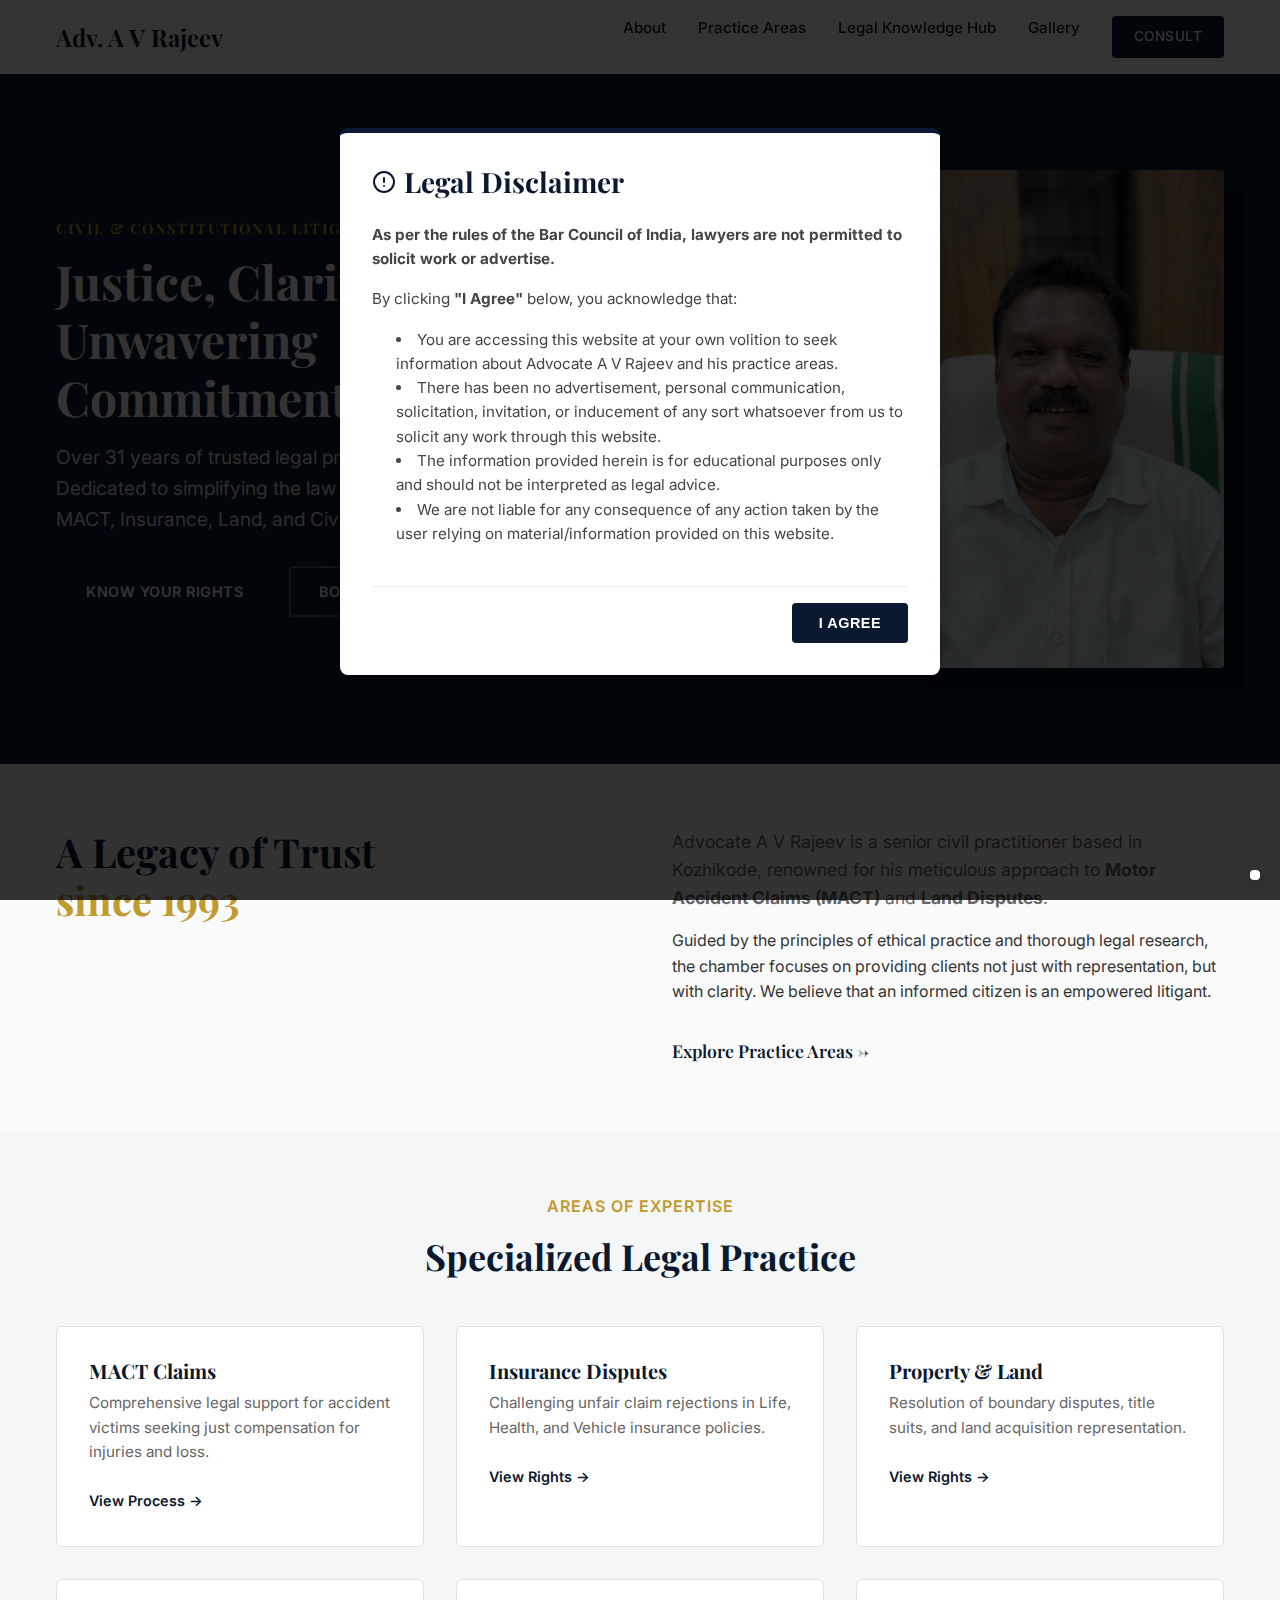
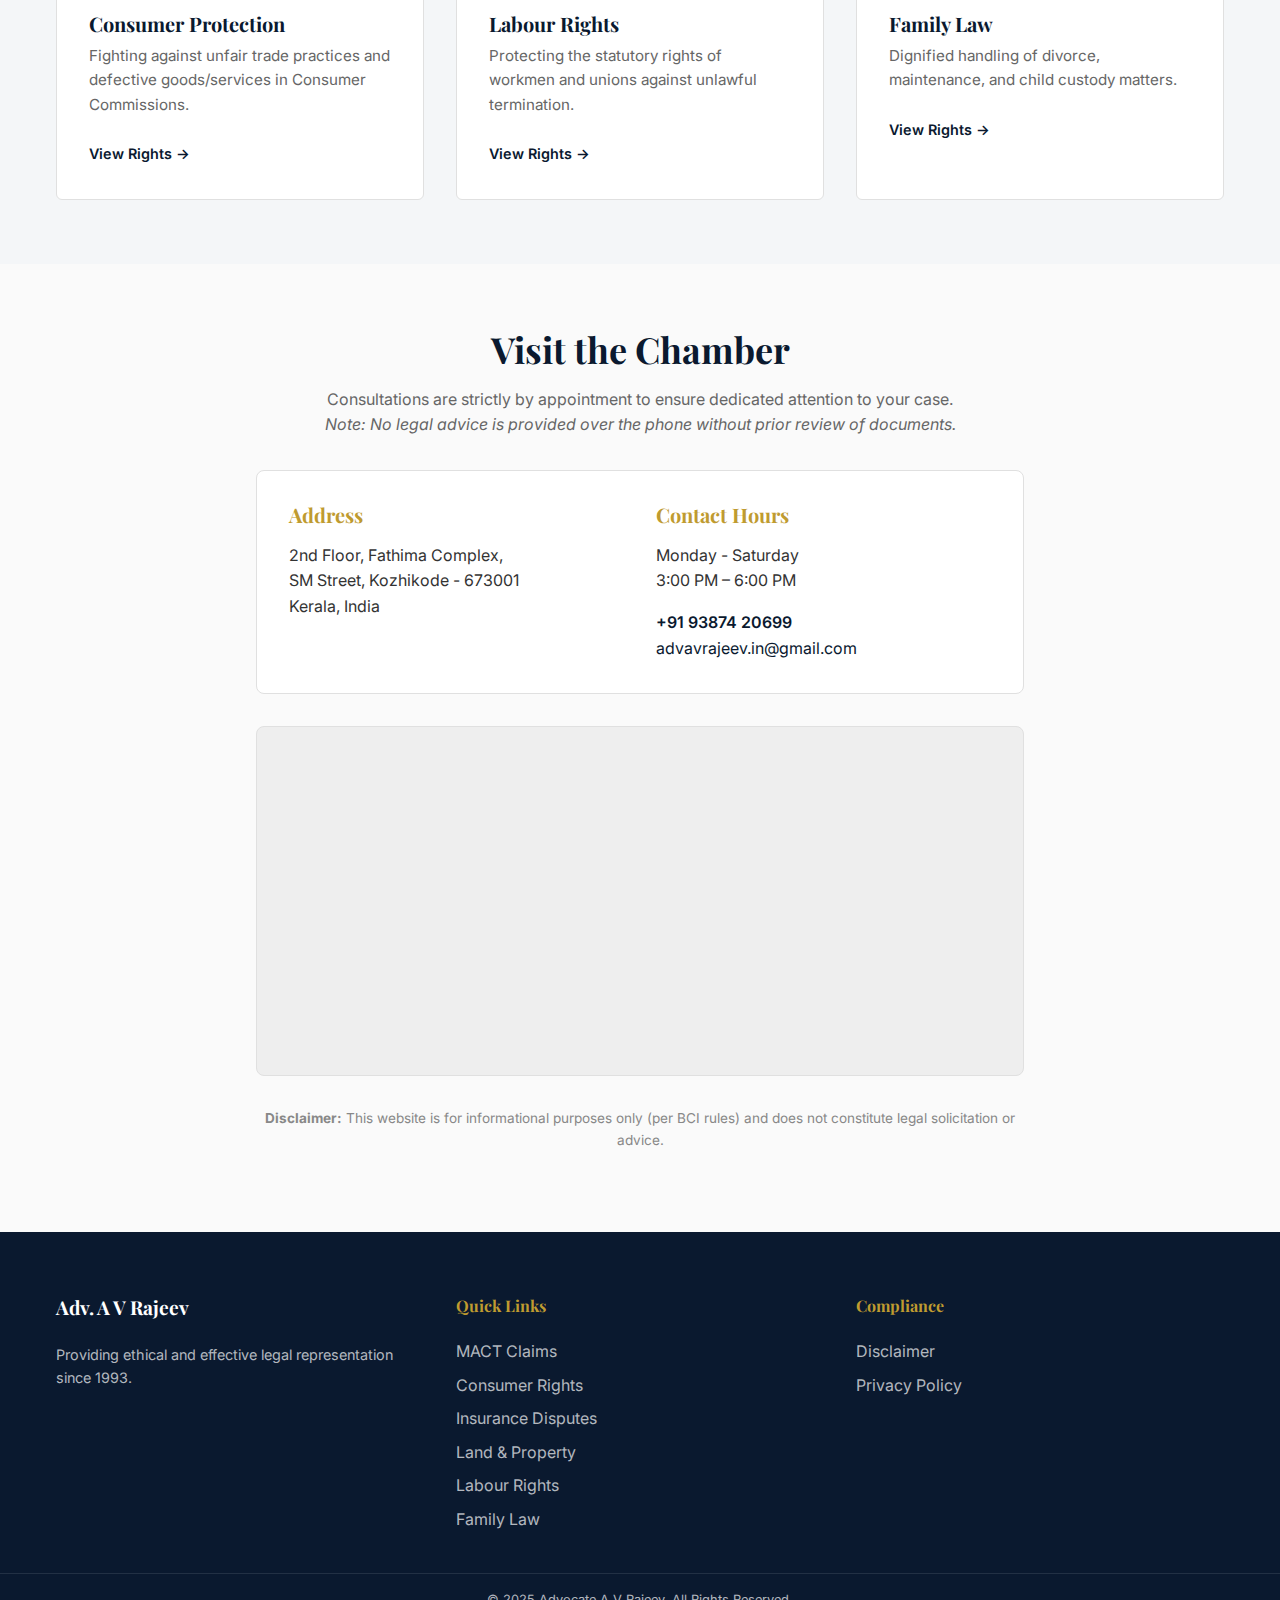
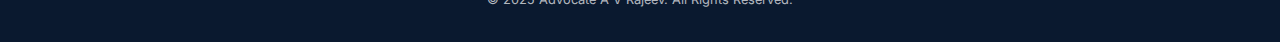
<file: index.html>
<!DOCTYPE html>
<html lang="en">

<head>
  <meta charset="UTF-8" />
  <meta name="viewport" content="width=device-width, initial-scale=1.0" />
  <title>Advocate A V Rajeev | Civil & Constitutional Lawyer, Kozhikode</title>

  <!-- SEO Meta Tags -->
  <meta name="description"
    content="Senior Civil Lawyer in Kozhikode with 31+ years of experience. MACT, Land Disputes & Family Law. കോഴിക്കോട്ടെ പ്രമുഖ സിവിൽ അഭിഭാഷകൻ." />
  <meta name="keywords"
    content="civil lawyer Kozhikode, MACT, Land Disputes, Legal Advice, Advocate A V Rajeev, കോഴിക്കോട് അഭിഭാഷകൻ, സിവിൽ കേസ്, അഡ്വക്കേറ്റ് എ വി രാജീവ്" />
  <meta name="author" content="Advocate A V Rajeev" />
  <meta name="robots" content="index, follow" />
  <link rel="canonical" href="https://advavrajeev.in/" />

  <!-- Open Graph / Facebook -->
  <meta property="og:type" content="website" />
  <meta property="og:url" content="https://advavrajeev.in/" />
  <meta property="og:title" content="Advocate A V Rajeev | Civil & Constitutional Lawyer, Kozhikode" />
  <meta property="og:description"
    content="Senior Civil Lawyer in Kozhikode with 31+ years of experience in MACT, Land Disputes, Insurance & Family Law." />
  <meta property="og:image" content="https://advavrajeev.in/rajeev-photo.jpg" />

  <!-- Twitter -->
  <meta property="twitter:card" content="summary_large_image" />
  <meta property="twitter:url" content="https://advavrajeev.in/" />
  <meta property="twitter:title" content="Advocate A V Rajeev | Civil & Constitutional Lawyer, Kozhikode" />
  <meta property="twitter:description"
    content="Senior Civil Lawyer in Kozhikode with 31+ years of experience in MACT, Land Disputes, Insurance & Family Law." />
  <meta property="twitter:image" content="https://advavrajeev.in/rajeev-photo.jpg" />

  <link rel="icon" href="favicon.ico" type="image/x-icon" />

  <!-- Fonts & Styles -->
  <link rel="preconnect" href="https://fonts.googleapis.com">
  <link rel="preconnect" href="https://fonts.gstatic.com" crossorigin>
  <link
    href="https://fonts.googleapis.com/css2?family=Inter:wght@400;500;600&family=Playfair+Display:wght@400;700&display=swap"
    rel="stylesheet">
  <link rel="stylesheet" href="css/style.css" />

  <script type="application/ld+json">
  {
    "@context": "https://schema.org",
    "@type": "LegalService",
    "name": "Chambers of Advocate A V Rajeev",
    "alternateName": "അഡ്വക്കേറ്റ് എ വി രാജീവ്",
    "image": "https://advavrajeev.in/rajeev-photo.jpg",
    "url": "https://advavrajeev.in",
    "telephone": "+919387420699",
    "address": {
      "@type": "PostalAddress",
      "streetAddress": "2nd Floor, Fathima Complex, SM Street",
      "addressLocality": "Kozhikode",
      "addressRegion": "Kerala",
      "postalCode": "673001",
      "addressCountry": "IN"
    },
    "geo": {
      "@type": "GeoCoordinates",
      "latitude": 11.2523,
      "longitude": 75.7712
    },
    "openingHoursSpecification": {
      "@type": "OpeningHoursSpecification",
      "dayOfWeek": [
        "Monday",
        "Tuesday",
        "Wednesday",
        "Thursday",
        "Friday",
        "Saturday"
      ],
      "opens": "15:00",
      "closes": "18:00"
    },
    "hasMap": "https://maps.app.goo.gl/MoDtpH1rbUSUQz8V6",
    "priceRange": "Consultation Fee Applicable",
    "description": "Chambers of Adv. A V Rajeev - Civil Litigation, MACT, and Consumer Law.",
    "areaServed": ["Kozhikode", "Kerala"]
  }
  </script>
</head>

<body>

  <!-- Navbar -->
  <nav class="navbar">
    <div class="container nav-container">
      <a href="index.html" class="logo">Adv. A V Rajeev</a>
      <button class="nav-toggle" aria-label="Toggle navigation" onclick="toggleNav()">
        <span class="dot"></span>
        <span class="dot"></span>
        <span class="dot"></span>
      </button>
      <div class="nav-links">
        <a href="#about">About</a>
        <a href="#practice-areas">Practice Areas</a>
        <a href="practice-areas.html">Legal Knowledge Hub</a>
        <a href="gallery.html">Gallery</a>
        <a href="contact.html" class="btn btn-primary" style="padding: 8px 20px; font-size: 0.85rem;">Consult</a>
      </div>
    </div>
  </nav>

  <!-- Hero Section -->
  <header class="hero">
    <div class="container">
      <div class="grid grid-2" style="align-items: center; gap: 4rem;">
        <div>
          <h4
            style="color: var(--color-accent); letter-spacing: 2px; text-transform: uppercase; font-size: 0.9rem; margin-bottom: 1rem;">
            Civil & Constitutional Litigation</h4>
          <h1>Justice, Clarity, and Unwavering Commitment.</h1>
          <p>Over 31 years of trusted legal practice in Kozhikode. Dedicated to simplifying the law and securing your
            rights in MACT, Insurance, Land, and Civil disputes.</p>
          <div style="display: flex; gap: 1rem;">
            <a href="practice-areas.html" class="btn btn-primary">Know Your Rights</a>
            <a href="contact.html" class="btn btn-outline"
              style="border-color: rgba(255,255,255,0.3); color: #fff;">Book
              Consultation</a>
          </div>
        </div>
        <div style="text-align: right;">
          <img src="rajeev-photo.jpg" alt="Advocate A V Rajeev"
            style="width: 320px; border-radius: 4px; box-shadow: 20px 20px 0 rgba(0,0,0,0.2); margin-left: auto;" />
        </div>
      </div>
    </div>
  </header>

  <!-- About Section -->
  <section id="about" class="section">
    <div class="container">
      <div class="grid grid-2" style="gap: 4rem; align-items: start;">
        <div>
          <h2 style="font-size: 2.5rem; margin-bottom: 2rem;">A Legacy of Trust <br><span
              style="color: var(--color-accent);">since 1993</span></h2>
        </div>
        <div>
          <p style="font-size: 1.1rem; color: var(--color-text-light);">
            Advocate A V Rajeev is a senior civil practitioner based in Kozhikode, renowned for his meticulous approach
            to <strong>Motor Accident Claims (MACT)</strong> and <strong>Land Disputes</strong>.
          </p>
          <p style="margin-bottom: 2rem;">
            Guided by the principles of ethical practice and thorough legal research, the chamber focuses on providing
            clients not just with representation, but with clarity. We believe that an informed citizen is an empowered
            litigant.
          </p>
          <a href="#practice-areas"
            style="color: var(--color-primary); font-weight: 600; font-family: var(--font-heading); font-size: 1.1rem;">Explore
            Practice Areas &rarr;</a>
        </div>
      </div>
    </div>
  </section>

  <!-- Practice Areas -->
  <section id="practice-areas" class="section" style="background-color: #f4f6f8;">
    <div class="container">
      <div class="text-center" style="margin-bottom: 3rem;">
        <p style="color: var(--color-accent); font-weight: 600; text-transform: uppercase; letter-spacing: 1px;">Areas
          of Expertise</p>
        <h2>Specialized Legal Practice</h2>
      </div>

      <div class="grid grid-3">
        <!-- Card 1 -->
        <div class="card">
          <h3 class="card-title">MACT Claims</h3>
          <p style="color: var(--color-text-light); font-size: 0.95rem; margin-bottom: 1.5rem;">Comprehensive legal
            support for accident victims seeking just compensation for injuries and loss.</p>
          <a href="mact-rights.html" style="font-weight: 600; font-size: 0.9rem;">View Process &rarr;</a>
        </div>

        <!-- Card 2 -->
        <div class="card">
          <h3 class="card-title">Insurance Disputes</h3>
          <p style="color: var(--color-text-light); font-size: 0.95rem; margin-bottom: 1.5rem;">Challenging unfair claim
            rejections in Life, Health, and Vehicle insurance policies.</p>
          <a href="insurance-rights.html" style="font-weight: 600; font-size: 0.9rem;">View Rights &rarr;</a>
        </div>

        <!-- Card 3 -->
        <div class="card">
          <h3 class="card-title">Property & Land</h3>
          <p style="color: var(--color-text-light); font-size: 0.95rem; margin-bottom: 1.5rem;">Resolution of boundary
            disputes, title suits, and land acquisition representation.</p>
          <a href="land-rights.html" style="font-weight: 600; font-size: 0.9rem;">View Rights &rarr;</a>
        </div>

        <!-- Card 4 -->
        <div class="card">
          <h3 class="card-title">Consumer Protection</h3>
          <p style="color: var(--color-text-light); font-size: 0.95rem; margin-bottom: 1.5rem;">Fighting against unfair
            trade practices and defective goods/services in Consumer Commissions.</p>
          <a href="consumer-rights.html" style="font-weight: 600; font-size: 0.9rem;">View Rights &rarr;</a>
        </div>

        <!-- Card 5 -->
        <div class="card">
          <h3 class="card-title">Labour Rights</h3>
          <p style="color: var(--color-text-light); font-size: 0.95rem; margin-bottom: 1.5rem;">Protecting the statutory
            rights of workmen and unions against unlawful termination.</p>
          <a href="labour-rights.html" style="font-weight: 600; font-size: 0.9rem;">View Rights &rarr;</a>
        </div>

        <!-- Card 6 -->
        <div class="card">
          <h3 class="card-title">Family Law</h3>
          <p style="color: var(--color-text-light); font-size: 0.95rem; margin-bottom: 1.5rem;">Dignified handling of
            divorce, maintenance, and child custody matters.</p>
          <a href="family-rights.html" style="font-weight: 600; font-size: 0.9rem;">View Rights &rarr;</a>
        </div>
      </div>
    </div>
  </section>

  <!-- Knowledge Hub Gateway -->
  <!-- Knowledge Hub Gateway Removed -->

  <!-- Contact Section -->
  <section id="contact" class="section">
    <div class="container" style="max-width: 800px; text-align: center;">
      <h2>Visit the Chamber</h2>
      <p style="margin-bottom: 2rem; color: var(--color-text-light);">
        Consultations are strictly by appointment to ensure dedicated attention to your case.<br>
        <em>Note: No legal advice is provided over the phone without prior review of documents.</em>
      </p>

      <div class="grid grid-2"
        style="text-align: left; background: #fff; padding: 2rem; border: 1px solid var(--color-border); border-radius: 8px;">
        <div>
          <h4 style="color: var(--color-accent);">Address</h4>
          <p>2nd Floor, Fathima Complex,<br>SM Street, Kozhikode - 673001<br>Kerala, India</p>
        </div>
        <div>
          <h4 style="color: var(--color-accent);">Contact Hours</h4>
          <p>Monday - Saturday<br>3:00 PM – 6:00 PM</p>
          <div style="margin-top: 1rem;">
            <a href="tel:+919387420699" style="font-weight: 600;">+91 93874 20699</a><br>
            <a href="mailto:advavrajeev.in@gmail.com">advavrajeev.in@gmail.com</a>
          </div>
        </div>
      </div>

      <!-- Map Embed -->
      <div
        style="background: #eee; width: 100%; height: 350px; border-radius: 8px; overflow: hidden; border: 1px solid var(--color-border); margin-top: 2rem;">
        <iframe
          src="https://www.google.com/maps/embed?pb=!1m18!1m12!1m3!1d7826.24732220134!2d75.77116029357907!3d11.252312499999997!2m3!1f0!2f0!3f0!3m2!1i1024!2i768!4f13.1!3m3!1m2!1s0x3ba659ae8dccee21%3A0xa0bc807c656539d4!2sThe%20Office%20of%20Advocate%20A%20V%20Rajeev!5e0!3m2!1sen!2sus!4v1768794910985!5m2!1sen!2sus"
          width="100%" height="100%" style="border:0;" allowfullscreen="" loading="lazy"></iframe>
      </div>

      <p style="margin-top: 2rem; font-size: 0.85rem; color: #888;">
        <strong>Disclaimer:</strong> This website is for informational purposes only (per BCI rules) and does not
        constitute legal solicitation or advice.
      </p>
    </div>
  </section>

  <!-- Footer -->
  <footer class="footer">
    <div class="container grid grid-3">
      <div>
        <h3 style="color: #fff;">Adv. A V Rajeev</h3>
        <p style="font-size: 0.9rem;">Providing ethical and effective legal representation since 1993.</p>
      </div>
      <div>
        <!-- Links for SEO -->
        <h3 style="font-size: 1rem; color: var(--color-accent);">Quick Links</h3>
        <a href="mact-rights.html">MACT Claims</a>
        <a href="consumer-rights.html">Consumer Rights</a>
        <a href="insurance-rights.html">Insurance Disputes</a>
        <a href="land-rights.html">Land & Property</a>
        <a href="labour-rights.html">Labour Rights</a>
        <a href="family-rights.html">Family Law</a>
      </div>
      <div>
        <h3 style="font-size: 1rem; color: var(--color-accent);">Compliance</h3>
        <a href="disclaimer.html">Disclaimer</a>
        <a href="disclaimer.html">Privacy Policy</a>
      </div>
    </div>
    <div class="text-center"
      style="margin-top: 2rem; font-size: 0.8rem; border-top: 1px solid rgba(255,255,255,0.1); padding-top: 1rem;">
      &copy; 2025 Advocate A V Rajeev. All Rights Reserved.
    </div>
  </footer>

  <!-- Disclaimer Modal (BCI Compliance) -->
  <div id="disclaimerModal"
    style="display: none; position: fixed; z-index: 1000; left: 0; top: 0; width: 100%; height: 100%; background-color: rgba(0,0,0,0.8);">
    <div
      style="background-color: #fff; margin: 10% auto; padding: 2rem; border-radius: 8px; max-width: 600px; box-shadow: 0 4px 20px rgba(0,0,0,0.3); border-top: 5px solid var(--color-primary);">
      <h3 style="color: var(--color-primary); margin-top: 0; display: flex; align-items: center; gap: 0.5rem;">
        <svg xmlns="http://www.w3.org/2000/svg" width="24" height="24" viewBox="0 0 24 24" fill="none"
          stroke="currentColor" stroke-width="2" stroke-linecap="round" stroke-linejoin="round">
          <circle cx="12" cy="12" r="10"></circle>
          <line x1="12" y1="8" x2="12" y2="12"></line>
          <line x1="12" y1="16" x2="12.01" y2="16"></line>
        </svg>
        Legal Disclaimer
      </h3>
      <div
        style="font-size: 0.95rem; color: #444; line-height: 1.6; max-height: 400px; overflow-y: auto; margin: 1.5rem 0;">
        <p><strong>As per the rules of the Bar Council of India, lawyers are not permitted to solicit work or
            advertise.</strong></p>
        <p>By clicking <strong>"I Agree"</strong> below, you acknowledge that:</p>
        <ul style="padding-left: 1.5rem; list-style-type: disc;">
          <li>You are accessing this website at your own volition to seek information about Advocate A V Rajeev and his
            practice areas.</li>
          <li>There has been no advertisement, personal communication, solicitation, invitation, or inducement of any
            sort whatsoever from us to solicit any work through this website.</li>
          <li>The information provided herein is for educational purposes only and should not be interpreted as legal
            advice.</li>
          <li>We are not liable for any consequence of any action taken by the user relying on material/information
            provided on this website.</li>
        </ul>
      </div>
      <div style="text-align: right; border-top: 1px solid #eee; padding-top: 1rem;">
        <button onclick="acceptDisclaimer()" class="btn btn-primary" style="padding: 10px 25px;">I Agree</button>
      </div>
    </div>
  </div>

  <script>
    // Check if user has already accepted the disclaimer
    window.onload = function () {
      if (!localStorage.getItem('disclaimerAccepted')) {
        document.getElementById('disclaimerModal').style.display = 'block';
        document.body.style.overflow = 'hidden'; // Prevent scrolling
      }
    };

    function acceptDisclaimer() {
      localStorage.setItem('disclaimerAccepted', 'true');
      document.getElementById('disclaimerModal').style.display = 'none';
      document.body.style.overflow = 'auto'; // Restore scrolling
    }

    // Protect images from downloading
    document.addEventListener('contextmenu', event => {
      if (event.target.tagName === 'IMG') event.preventDefault();
    });
    document.addEventListener('dragstart', event => {
      if (event.target.tagName === 'IMG') event.preventDefault();
    });
  </script>

  <script src="js/main.js"></script>
</body>

</html>
</file>
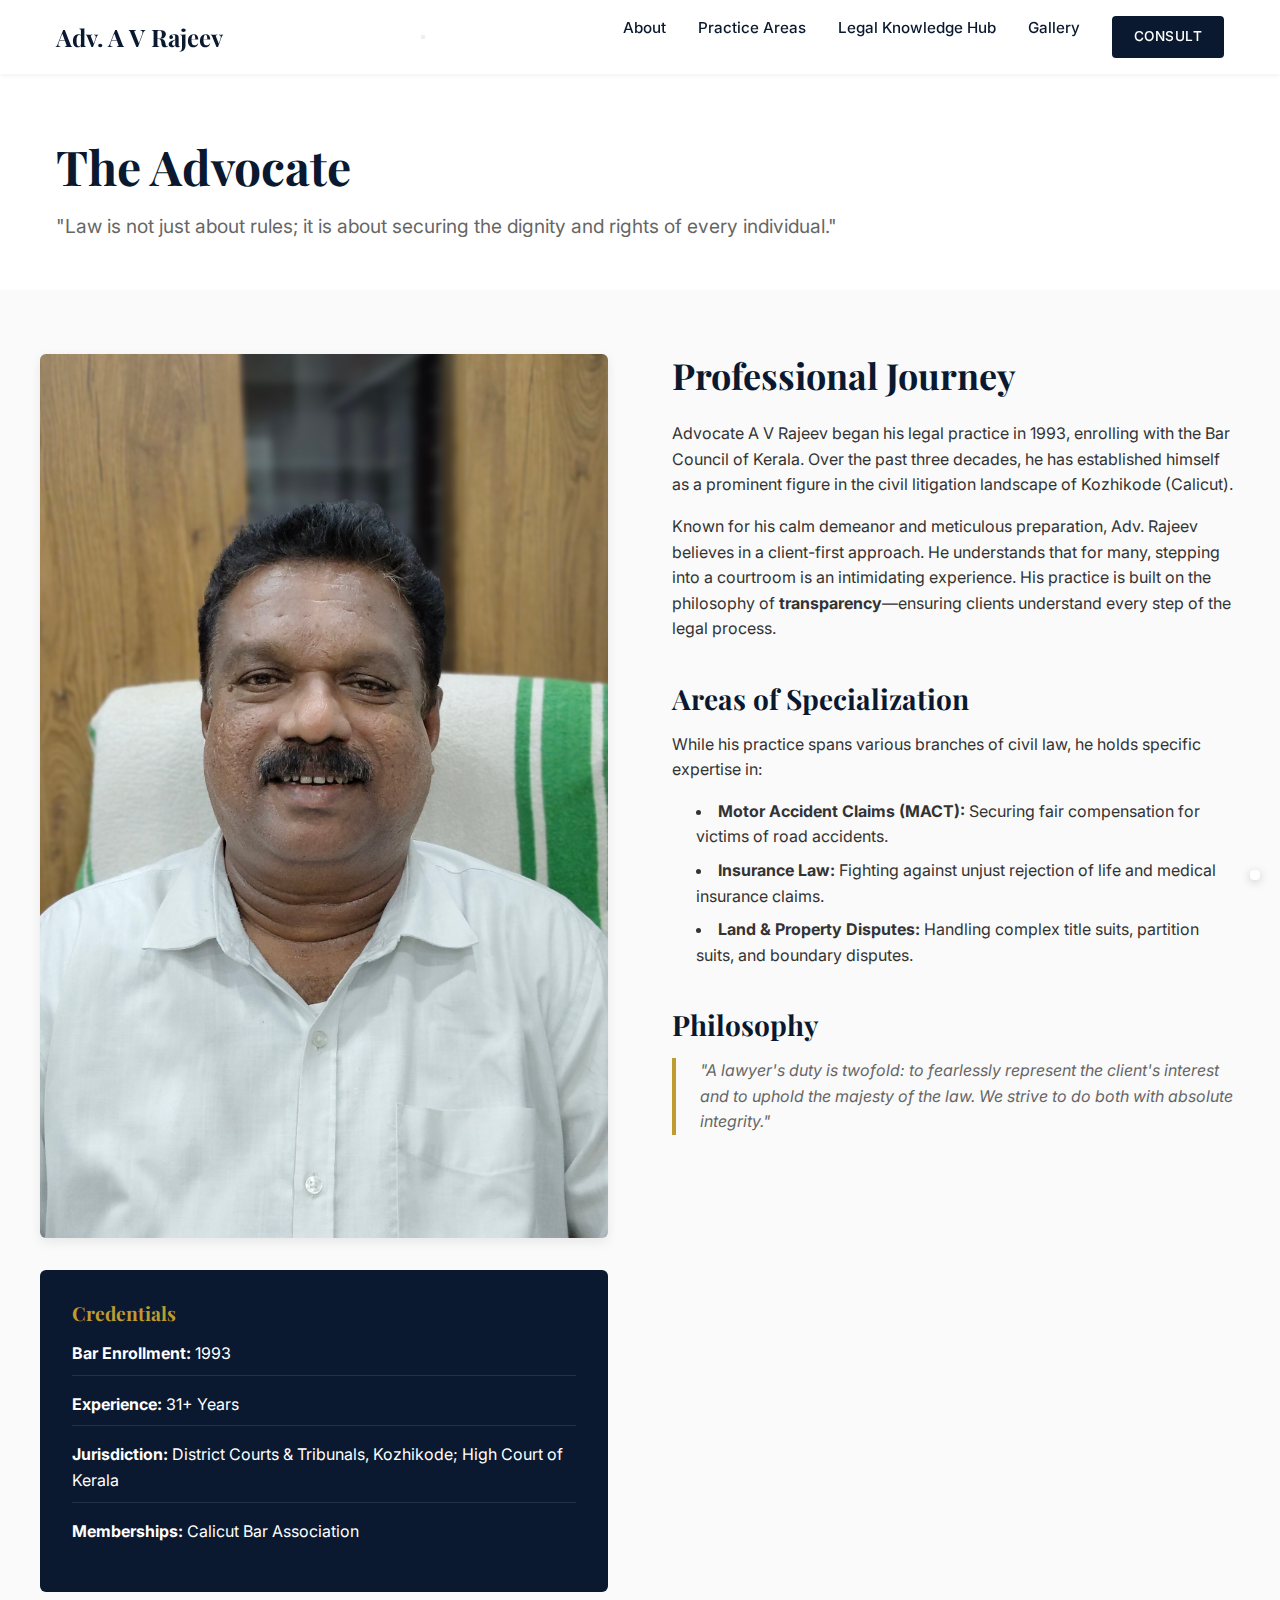
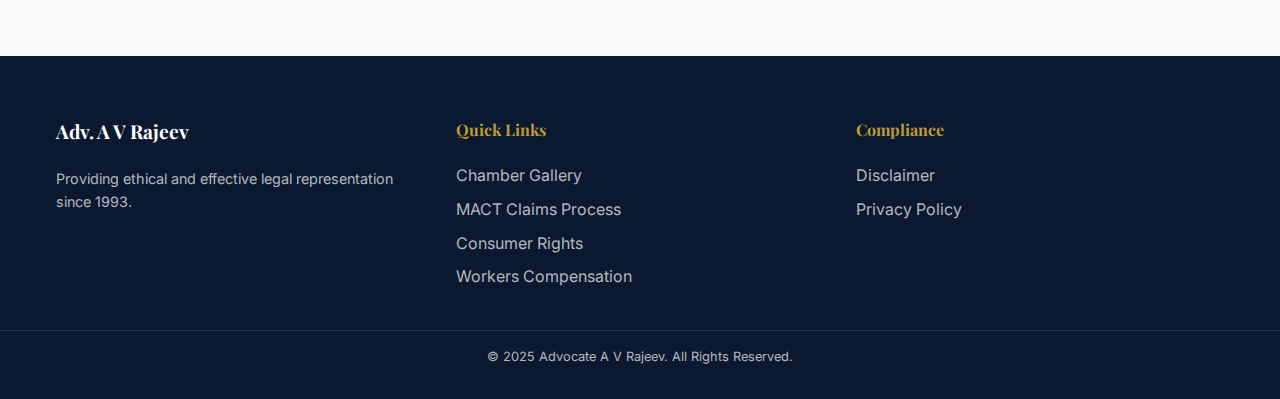
<file: about.html>
<!DOCTYPE html>
<html lang="en">

<head>
    <meta charset="UTF-8">
    <meta name="viewport" content="width=device-width, initial-scale=1.0">
    <title>About Advocate A V Rajeev | Civil Lawyer Kozhikode</title>
    <meta name="description"
        content="Learn about Advocate A V Rajeev, a senior civil lawyer in Kozhikode with 31+ years of experience. 31 വർഷത്തെ പ്രവൃത്തിപരിചയം." />
    <meta name="keywords"
        content="Advocate A V Rajeev biography, senior lawyer Kozhikode, Bar Council of Kerala, സീനിയർ അഭിഭാഷകൻ, നിയമ ഉപദേശം" />
    <link rel="canonical" href="https://advavrajeev.in/about.html" />

    <!-- Open Graph -->
    <meta property="og:type" content="profile" />
    <meta property="og:title" content="About Adv. A V Rajeev | Senior Civil Lawyer" />
    <meta property="og:description"
        content="Practicing since 1993. A legacy of trust and ethical legal representation in Kozhikode." />
    <meta property="og:url" content="https://advavrajeev.in/about.html" />
    <meta property="og:image" content="https://advavrajeev.in/rajeev-photo.jpg" />

    <script type="application/ld+json">
    {
      "@context": "https://schema.org",
      "@type": "Person",
      "name": "Advocate A V Rajeev",
      "jobTitle": "Senior Civil Lawyer",
      "image": "https://advavrajeev.in/rajeev-photo.jpg",
      "url": "https://advavrajeev.in/about.html",
      "telephone": "+919387420699",
      "worksFor": {
        "@type": "LegalService",
        "name": "Chambers of Advocate A V Rajeev"
      },
      "alumniOf": "Bar Council of Kerala",
      "knowsAbout": ["Civil Law", "Constitutional Law", "MACT", "Land Disputes"],
      "description": "Senior Civil and Constitutional lawyer in Kozhikode with over 31 years of experience."
    }
    </script>
    <link
        href="https://fonts.googleapis.com/css2?family=Inter:wght@400;500;600&family=Playfair+Display:wght@400;700&display=swap"
        rel="stylesheet">
    <link rel="stylesheet" href="css/style.css">
</head>

<body>

    <nav class="navbar">
        <div class="container nav-container">
            <a href="index.html" class="logo">Adv. A V Rajeev</a>
            <button class="nav-toggle" aria-label="Toggle navigation" onclick="toggleNav()">
                <span class="dot"></span>
                <span class="dot"></span>
                <span class="dot"></span>
            </button>
            <div class="nav-links">
                <a href="index.html#about">About</a>
                <a href="index.html#practice-areas">Practice Areas</a>
                <a href="practice-areas.html">Legal Knowledge Hub</a>
                <a href="gallery.html">Gallery</a>
                <a href="contact.html" class="btn btn-primary"
                    style="padding: 8px 20px; font-size: 0.85rem;">Consult</a>
            </div>
        </div>
    </nav>

    <!-- Header -->
    <header class="section" style="background: var(--color-bg-white); padding-bottom: 2rem;">
        <div class="container">
            <h1 style="font-size: 3rem; margin-bottom: 1rem;">The Advocate</h1>
            <p style="font-size: 1.2rem; color: var(--color-text-light); max-width: 800px;">
                "Law is not just about rules; it is about securing the dignity and rights of every individual."
            </p>
        </div>
    </header>

    <div class="container section">
        <div class="grid grid-2" style="gap: 4rem; align-items: start;">
            <div>
                <img src="rajeev-photo.jpg" alt="Advocate A V Rajeev"
                    style="border-radius: 6px; box-shadow: var(--shadow-md);">

                <div
                    style="margin-top: 2rem; background: var(--color-primary); color: #fff; padding: 2rem; border-radius: 6px;">
                    <h3 style="color: var(--color-accent); font-size: 1.2rem; margin-bottom: 1rem;">Credentials</h3>
                    <ul style="list-style: none; padding: 0;">
                        <li
                            style="margin-bottom: 1rem; border-bottom: 1px solid rgba(255,255,255,0.1); padding-bottom: 0.5rem;">
                            <strong>Bar Enrollment:</strong> 1993
                        </li>
                        <li
                            style="margin-bottom: 1rem; border-bottom: 1px solid rgba(255,255,255,0.1); padding-bottom: 0.5rem;">
                            <strong>Experience:</strong> 31+ Years
                        </li>
                        <li
                            style="margin-bottom: 1rem; border-bottom: 1px solid rgba(255,255,255,0.1); padding-bottom: 0.5rem;">
                            <strong>Jurisdiction:</strong> District Courts & Tribunals, Kozhikode; High Court of Kerala
                        </li>
                        <li>
                            <strong>Memberships:</strong> Calicut Bar Association
                        </li>
                    </ul>
                </div>
            </div>

            <div>
                <h2 style="margin-bottom: 1.5rem;">Professional Journey</h2>
                <p>
                    Advocate A V Rajeev began his legal practice in 1993, enrolling with the Bar Council of Kerala. Over
                    the past three decades, he has established himself as a prominent figure in the civil litigation
                    landscape of Kozhikode (Calicut).
                </p>
                <p>
                    Known for his calm demeanor and meticulous preparation, Adv. Rajeev believes in a client-first
                    approach. He understands that for many, stepping into a courtroom is an intimidating experience. His
                    practice is built on the philosophy of <strong>transparency</strong>—ensuring clients understand
                    every step of the legal process.
                </p>

                <h3 style="margin-top: 2.5rem; margin-bottom: 1rem; color: var(--color-primary);">Areas of
                    Specialization</h3>
                <p>
                    While his practice spans various branches of civil law, he holds specific expertise in:
                </p>
                <ul style="padding-left: 1.5rem; margin-bottom: 2rem;">
                    <li style="margin-bottom: 0.5rem;"><strong>Motor Accident Claims (MACT):</strong> Securing fair
                        compensation for victims of road accidents.</li>
                    <li style="margin-bottom: 0.5rem;"><strong>Insurance Law:</strong> Fighting against unjust rejection
                        of life and medical insurance claims.</li>
                    <li style="margin-bottom: 0.5rem;"><strong>Land & Property Disputes:</strong> Handling complex title
                        suits, partition suits, and boundary disputes.</li>
                </ul>

                <h3 style="margin-top: 2.5rem; margin-bottom: 1rem; color: var(--color-primary);">Philosophy</h3>
                <blockquote
                    style="border-left: 4px solid var(--color-accent); padding-left: 1.5rem; font-style: italic; color: var(--color-text-light);">
                    "A lawyer's duty is twofold: to fearlessly represent the client's interest and to uphold the majesty
                    of the law. We strive to do both with absolute integrity."
                </blockquote>
            </div>
        </div>
    </div>

    <footer class="footer">
        <div class="container grid grid-3">
            <div>
                <h3 style="color: #fff;">Adv. A V Rajeev</h3>
                <p style="font-size: 0.9rem;">Providing ethical and effective legal representation since 1993.</p>
            </div>
            <div>
                <h3 style="font-size: 1rem; color: var(--color-accent);">Quick Links</h3>
                <a href="gallery.html">Chamber Gallery</a>
                <a href="mact-rights.html">MACT Claims Process</a>
                <a href="consumer-rights.html">Consumer Rights</a>
                <a href="labour-rights.html">Workers Compensation</a>
            </div>
            <div>
                <h3 style="font-size: 1rem; color: var(--color-accent);">Compliance</h3>
                <a href="disclaimer.html">Disclaimer</a>
                <a href="disclaimer.html">Privacy Policy</a>
            </div>
        </div>
        <div class="text-center"
            style="margin-top: 2rem; font-size: 0.8rem; border-top: 1px solid rgba(255,255,255,0.1); padding-top: 1rem;">
            &copy; 2025 Advocate A V Rajeev. All Rights Reserved.
        </div>
    </footer>

    <script src="js/main.js"></script>
</body>

</html>
</file>
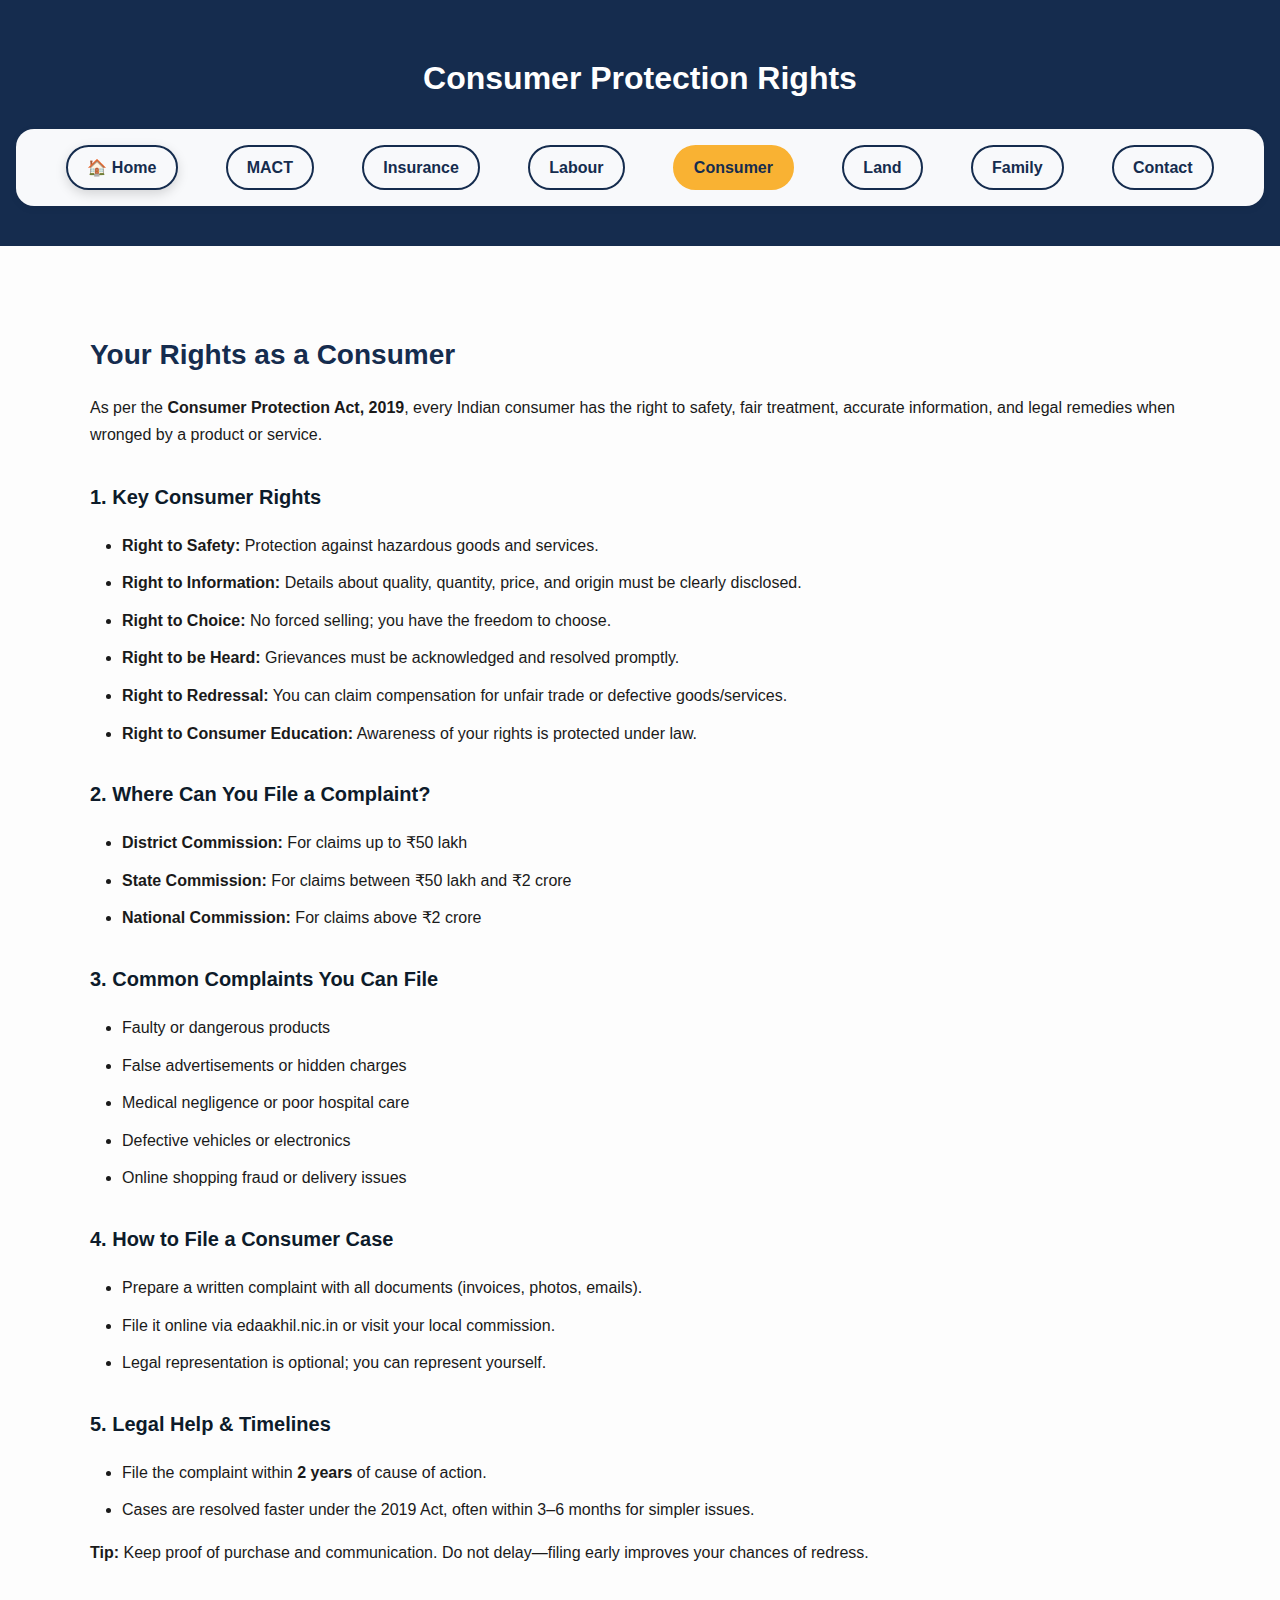
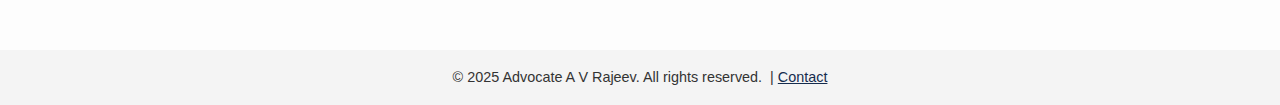
<file: consumer-rights.html>
<!DOCTYPE html>
<html lang="en">
<head>
  <meta charset="UTF-8" />
  <meta name="viewport" content="width=device-width, initial-scale=1.0" />
  <title>Know Your Rights – Consumer Protection in India | Advocate A V Rajeev</title>
  <link rel="stylesheet" href="style.css" />
</head>
<body>
  <header class="simple-header">
    <h1>Consumer Protection Rights</h1>
    <nav class="rights-nav">
      <a href="index.html" class="btn yellow-btn">🏠 Home</a>
      <a href="mact-rights.html">MACT</a>
      <a href="insurance-rights.html">Insurance</a>
      <a href="labour-rights.html">Labour</a>
      <a href="consumer-rights.html" class="active">Consumer</a>
      <a href="land-rights.html">Land</a>
      <a href="family-rights.html">Family</a>
      <a href="index.html#contact">Contact</a>
    </nav>
  </header>

  <section class="section">
    <div class="container">
      <h2>Your Rights as a Consumer</h2>
      <p>As per the <strong>Consumer Protection Act, 2019</strong>, every Indian consumer has the right to safety, fair treatment, accurate information, and legal remedies when wronged by a product or service.</p>

      <h3>1. Key Consumer Rights</h3>
      <ul>
        <li><strong>Right to Safety:</strong> Protection against hazardous goods and services.</li>
        <li><strong>Right to Information:</strong> Details about quality, quantity, price, and origin must be clearly disclosed.</li>
        <li><strong>Right to Choice:</strong> No forced selling; you have the freedom to choose.</li>
        <li><strong>Right to be Heard:</strong> Grievances must be acknowledged and resolved promptly.</li>
        <li><strong>Right to Redressal:</strong> You can claim compensation for unfair trade or defective goods/services.</li>
        <li><strong>Right to Consumer Education:</strong> Awareness of your rights is protected under law.</li>
      </ul>

      <h3>2. Where Can You File a Complaint?</h3>
      <ul>
        <li><strong>District Commission:</strong> For claims up to ₹50 lakh</li>
        <li><strong>State Commission:</strong> For claims between ₹50 lakh and ₹2 crore</li>
        <li><strong>National Commission:</strong> For claims above ₹2 crore</li>
      </ul>

      <h3>3. Common Complaints You Can File</h3>
      <ul>
        <li>Faulty or dangerous products</li>
        <li>False advertisements or hidden charges</li>
        <li>Medical negligence or poor hospital care</li>
        <li>Defective vehicles or electronics</li>
        <li>Online shopping fraud or delivery issues</li>
      </ul>

      <h3>4. How to File a Consumer Case</h3>
      <ul>
        <li>Prepare a written complaint with all documents (invoices, photos, emails).</li>
        <li>File it online via <a href="https://edaakhil.nic.in/" target="_blank">edaakhil.nic.in</a> or visit your local commission.</li>
        <li>Legal representation is optional; you can represent yourself.</li>
      </ul>

      <h3>5. Legal Help & Timelines</h3>
      <ul>
        <li>File the complaint within <strong>2 years</strong> of cause of action.</li>
        <li>Cases are resolved faster under the 2019 Act, often within 3–6 months for simpler issues.</li>
      </ul>

      <p><strong>Tip:</strong> Keep proof of purchase and communication. Do not delay—filing early improves your chances of redress.</p>
    </div>
  </section>

  <footer style="text-align:center; padding:1rem; background:#f4f4f4; font-size:0.9rem;">
    © 2025 Advocate A V Rajeev. All rights reserved. &nbsp;|
    <a href="index.html#contact">Contact</a>
  </footer>
</body>
</html>
</file>
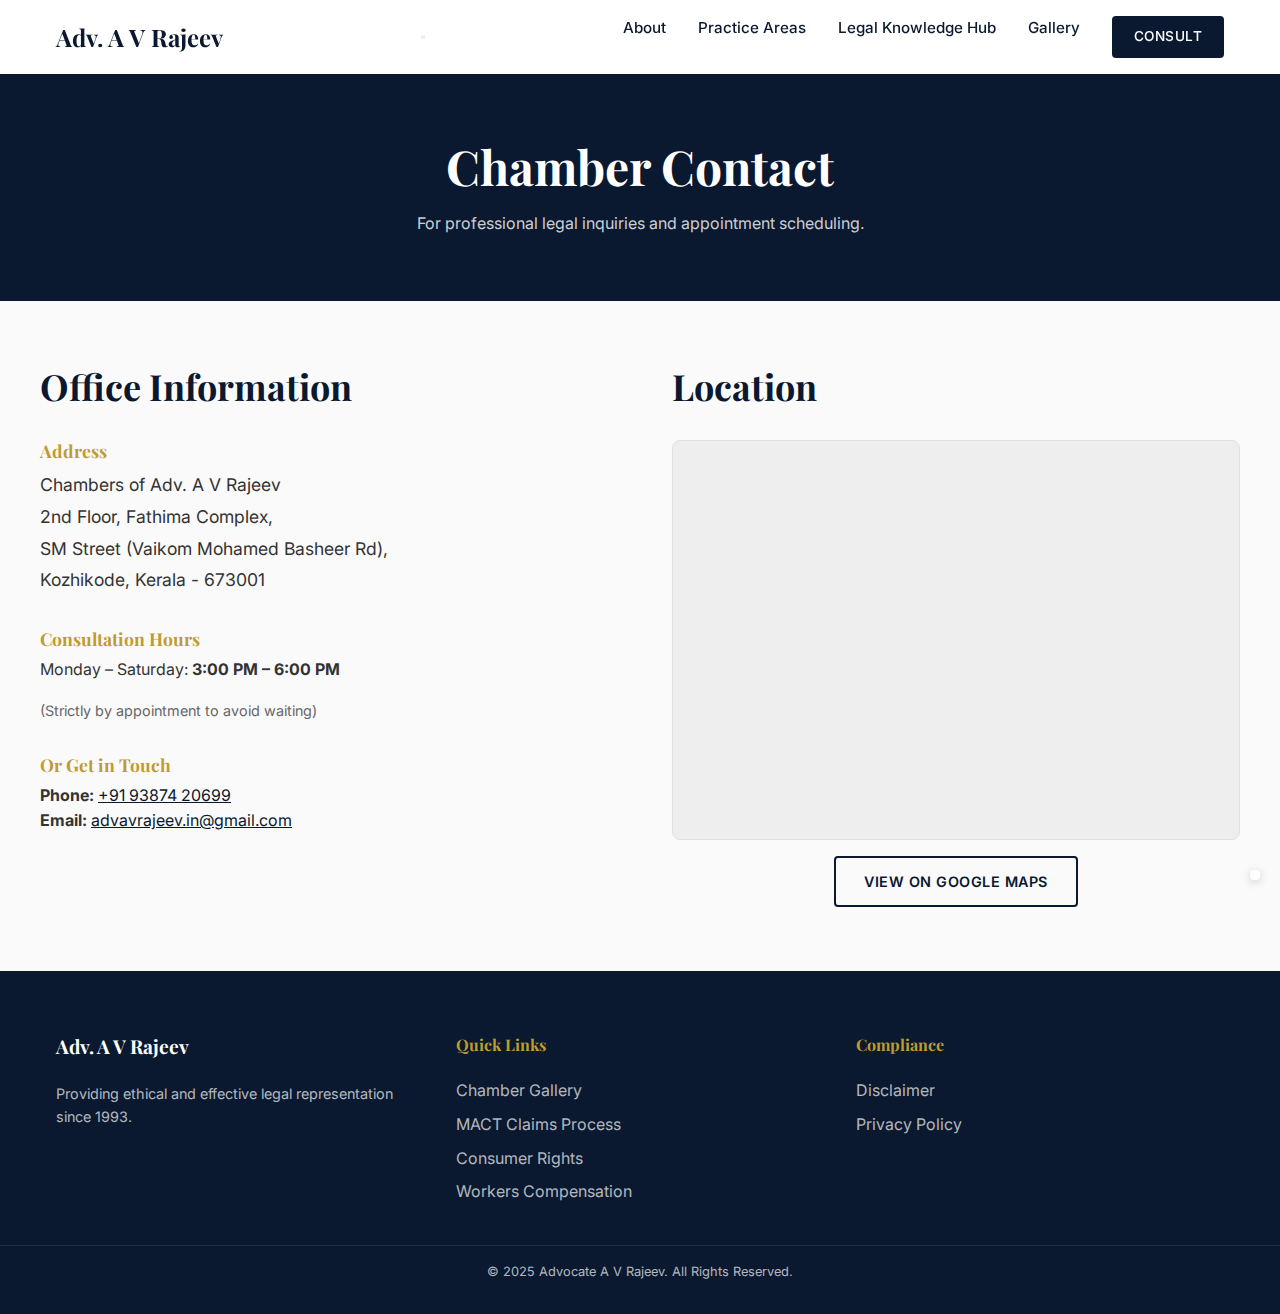
<file: contact.html>
<!DOCTYPE html>
<html lang="en">

<head>
    <meta charset="UTF-8">
    <meta name="viewport" content="width=device-width, initial-scale=1.0">
    <title>Contact | Advocate A V Rajeev</title>
    <meta name="description"
        content="Contact Advocate A V Rajeev in Kozhikode. കോഴിക്കോട് വക്കീൽ ഓഫീസുമായി ബന്ധപ്പെടുക. Call +91 93874 20699." />
    <meta name="keywords"
        content="Advocate A V Rajeev address, contact lawyer Kozhikode, SM Street lawyer, വക്കീൽ ഓഫീസ്, ഫോൺ നമ്പർ" />
    <link rel="canonical" href="https://advavrajeev.in/contact.html" />

    <!-- Open Graph -->
    <meta property="og:type" content="website" />
    <meta property="og:title" content="Contact Adv. A V Rajeev | Legal Appointment" />
    <meta property="og:description"
        content="Schedule a consultation with Advocate A V Rajeev. Visit our chambers at SM Street, Kozhikode." />
    <meta property="og:url" content="https://advavrajeev.in/contact.html" />
    <meta property="og:image" content="https://advavrajeev.in/rajeev-photo.jpg" />

    <script type="application/ld+json">
    {
      "@context": "https://schema.org",
      "@type": "LegalService",
      "name": "Chambers of Advocate A V Rajeev",
      "image": "https://advavrajeev.in/rajeev-photo.jpg",
      "url": "https://advavrajeev.in/contact.html",
      "telephone": "+919387420699",
      "email": "advavrajeev.in@gmail.com",
      "address": {
        "@type": "PostalAddress",
        "streetAddress": "2nd Floor, Fathima Complex, SM Street",
        "addressLocality": "Kozhikode",
        "addressRegion": "Kerala",
        "postalCode": "673001",
        "addressCountry": "IN"
      },
      "geo": {
        "@type": "GeoCoordinates",
        "latitude": 11.2523,
        "longitude": 75.7712
      },
      "contactPoint": {
        "@type": "ContactPoint",
        "telephone": "+919387420699",
        "contactType": "customer service",
        "areaServed": "IN",
        "availableLanguage": ["English", "Malayalam"]
      }
    }
    </script>
    <link
        href="https://fonts.googleapis.com/css2?family=Inter:wght@400;500;600&family=Playfair+Display:wght@400;700&display=swap"
        rel="stylesheet">
    <link rel="stylesheet" href="css/style.css">
</head>

<body>

    <nav class="navbar">
        <div class="container nav-container">
            <a href="index.html" class="logo">Adv. A V Rajeev</a>
            <button class="nav-toggle" aria-label="Toggle navigation" onclick="toggleNav()">
                <span class="dot"></span>
                <span class="dot"></span>
                <span class="dot"></span>
            </button>
            <div class="nav-links">
                <a href="index.html#about">About</a>
                <a href="index.html#practice-areas">Practice Areas</a>
                <a href="practice-areas.html">Legal Knowledge Hub</a>
                <a href="gallery.html">Gallery</a>
                <a href="contact.html" class="btn btn-primary"
                    style="padding: 8px 20px; font-size: 0.85rem;">Consult</a>
            </div>
        </div>
    </nav>

    <header class="section" style="background: var(--color-primary); color: #fff; padding: 4rem 1rem;">
        <div class="container text-center">
            <h1 style="color: #fff; margin-bottom: 1rem;">Chamber Contact</h1>
            <p style="color: rgba(255,255,255,0.8); max-width: 600px; margin: 0 auto;">
                For professional legal inquiries and appointment scheduling.
            </p>
        </div>
    </header>

    <div class="container section">
        <div class="grid grid-2" style="gap: 4rem;">

            <!-- Contact Details -->
            <div>
                <h2 style="margin-bottom: 2rem;">Office Information</h2>

                <div style="margin-bottom: 2rem;">
                    <h3 style="font-size: 1.1rem; color: var(--color-accent); margin-bottom: 0.5rem;">Address</h3>
                    <p style="font-size: 1.1rem; line-height: 1.8;">
                        Chambers of Adv. A V Rajeev<br>
                        2nd Floor, Fathima Complex,<br>
                        SM Street (Vaikom Mohamed Basheer Rd),<br>
                        Kozhikode, Kerala - 673001
                    </p>
                </div>

                <div style="margin-bottom: 2rem;">
                    <h3 style="font-size: 1.1rem; color: var(--color-accent); margin-bottom: 0.5rem;">Consultation Hours
                    </h3>
                    <p>Monday – Saturday: <strong>3:00 PM – 6:00 PM</strong></p>
                    <p style="font-size: 0.9rem; color: var(--color-text-light); margin-top: 0.5rem;">
                        (Strictly by appointment to avoid waiting)
                    </p>
                </div>

                <div style="margin-bottom: 2rem;">
                    <h3 style="font-size: 1.1rem; color: var(--color-accent); margin-bottom: 0.5rem;">Or Get in Touch
                    </h3>
                    <p>
                        <strong>Phone:</strong> <a href="tel:+919387420699" style="text-decoration: underline;">+91
                            93874 20699</a><br>
                        <strong>Email:</strong> <a href="mailto:advavrajeev.in@gmail.com"
                            style="text-decoration: underline;">advavrajeev.in@gmail.com</a>
                    </p>
                </div>
            </div>

            <!-- Map -->
            <div>
                <h2 style="margin-bottom: 2rem;">Location</h2>
                <div
                    style="background: #eee; width: 100%; height: 400px; border-radius: 8px; overflow: hidden; border: 1px solid var(--color-border);">
                    <iframe
                        src="https://www.google.com/maps/embed?pb=!1m18!1m12!1m3!1d7826.24732220134!2d75.77116029357907!3d11.252312499999997!2m3!1f0!2f0!3f0!3m2!1i1024!2i768!4f13.1!3m3!1m2!1s0x3ba659ae8dccee21%3A0xa0bc807c656539d4!2sThe%20Office%20of%20Advocate%20A%20V%20Rajeev!5e0!3m2!1sen!2sus!4v1768794910985!5m2!1sen!2sus"
                        width="100%" height="100%" style="border:0;" allowfullscreen="" loading="lazy"></iframe>
                    <!-- Note: Using placeholder coordinates close to SM Street. Actual embed link from original needs to be verified or user supplied. -->
                    <!-- I'll use the proper embed link if I can find it or use the generic one for SM street/Kozhikode for now -->
                </div>
                <div style="margin-top: 1rem; text-align: center;">
                    <a href="https://maps.app.goo.gl/MoDtpH1rbUSUQz8V6" target="_blank" class="btn btn-outline">View on
                        Google Maps</a>
                </div>
            </div>

        </div>
    </div>

    <footer class="footer">
        <div class="container grid grid-3">
            <div>
                <h3 style="color: #fff;">Adv. A V Rajeev</h3>
                <p style="font-size: 0.9rem;">Providing ethical and effective legal representation since 1993.</p>
            </div>
            <div>
                <h3 style="font-size: 1rem; color: var(--color-accent);">Quick Links</h3>
                <a href="gallery.html">Chamber Gallery</a>
                <a href="mact-rights.html">MACT Claims Process</a>
                <a href="consumer-rights.html">Consumer Rights</a>
                <a href="labour-rights.html">Workers Compensation</a>
            </div>
            <div>
                <h3 style="font-size: 1rem; color: var(--color-accent);">Compliance</h3>
                <a href="disclaimer.html">Disclaimer</a>
                <a href="disclaimer.html">Privacy Policy</a>
            </div>
        </div>
        <div class="text-center"
            style="margin-top: 2rem; font-size: 0.8rem; border-top: 1px solid rgba(255,255,255,0.1); padding-top: 1rem;">
            &copy; 2025 Advocate A V Rajeev. All Rights Reserved.
        </div>
    </footer>

    <script src="js/main.js"></script>
</body>

</html>
</file>
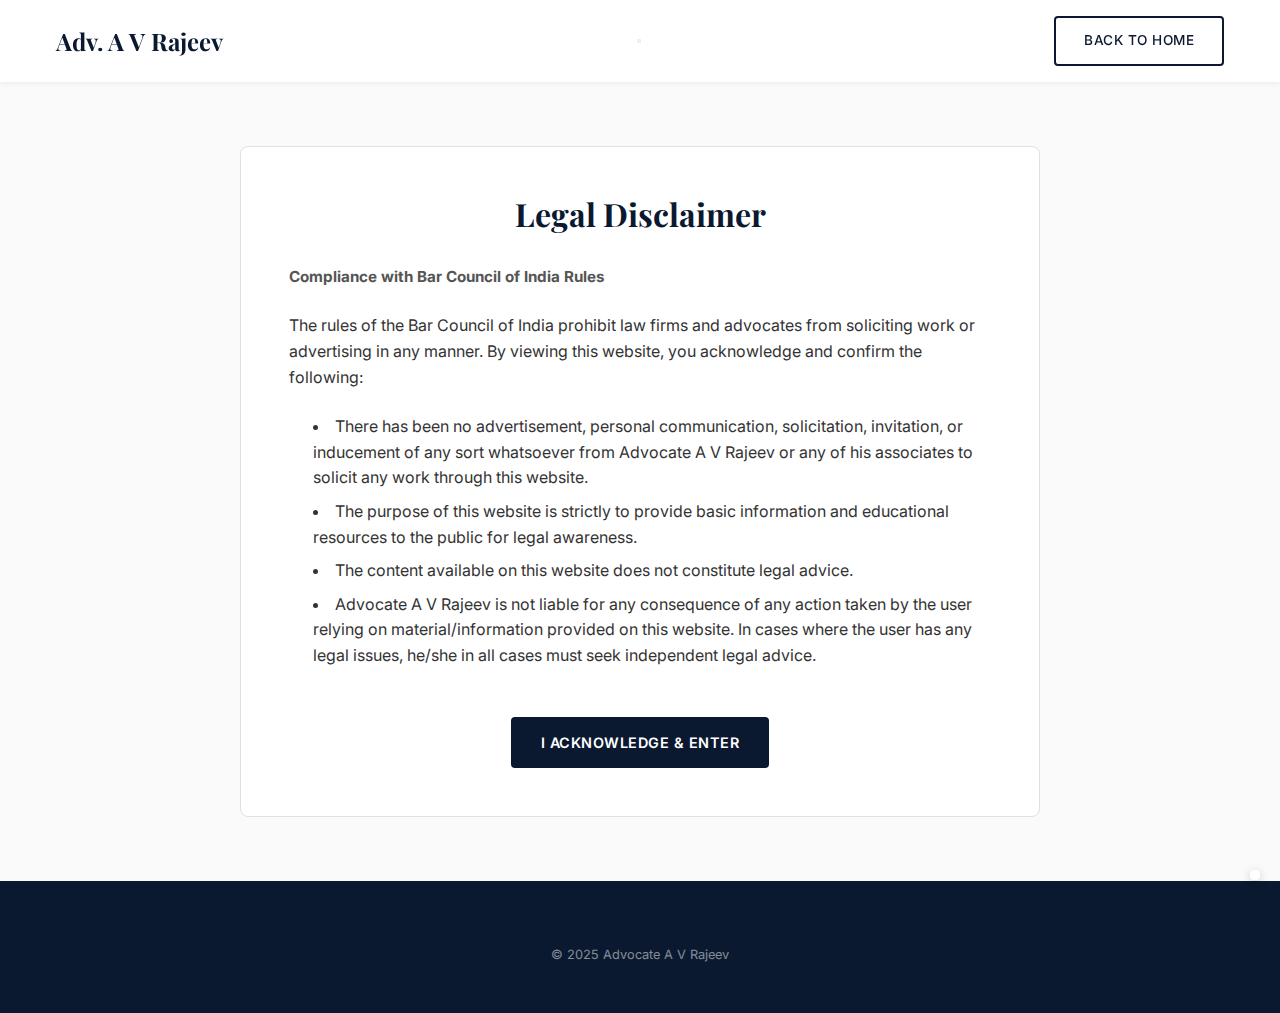
<file: disclaimer.html>
<!DOCTYPE html>
<html lang="en">

<head>
    <meta charset="UTF-8">
    <meta name="viewport" content="width=device-width, initial-scale=1.0">
    <title>Disclaimer | Advocate A V Rajeev</title>
    <link
        href="https://fonts.googleapis.com/css2?family=Inter:wght@400;500;600&family=Playfair+Display:wght@400;700&display=swap"
        rel="stylesheet">
    <link rel="stylesheet" href="css/style.css">
</head>

<body>

    <nav class="navbar">
        <div class="container nav-container">
            <a href="index.html" class="logo">Adv. A V Rajeev</a>
            <button class="nav-toggle" aria-label="Toggle navigation" onclick="toggleNav()">
                <span class="dot"></span>
                <span class="dot"></span>
                <span class="dot"></span>
            </button>
            <div class="nav-links">
                <a href="index.html#contact" class="btn btn-outline" style="font-size: 0.85rem;">Back to Home</a>
            </div>
        </div>
    </nav>

    <div class="container section">
        <div
            style="max-width: 800px; margin: 0 auto; background: #fff; padding: 3rem; border: 1px solid var(--color-border); border-radius: 8px;">
            <h1 style="text-align: center; margin-bottom: 2rem; font-size: 2rem;">Legal Disclaimer</h1>

            <p style="font-size: 0.95rem; color: #555; margin-bottom: 1.5rem;">
                <strong>Compliance with Bar Council of India Rules</strong>
            </p>

            <p style="margin-bottom: 1.5rem;">
                The rules of the Bar Council of India prohibit law firms and advocates from soliciting work or
                advertising in any manner. By viewing this website, you acknowledge and confirm the following:
            </p>

            <ul style="margin-bottom: 2rem; padding-left: 1.5rem;">
                <li style="margin-bottom: 0.5rem;">There has been no advertisement, personal communication,
                    solicitation, invitation, or inducement of any sort whatsoever from Advocate A V Rajeev or any of
                    his associates to solicit any work through this website.</li>
                <li style="margin-bottom: 0.5rem;">The purpose of this website is strictly to provide basic information
                    and educational resources to the public for legal awareness.</li>
                <li style="margin-bottom: 0.5rem;">The content available on this website does not constitute legal
                    advice.</li>
                <li style="margin-bottom: 0.5rem;">Advocate A V Rajeev is not liable for any consequence of any action
                    taken by the user relying on material/information provided on this website. In cases where the user
                    has any legal issues, he/she in all cases must seek independent legal advice.</li>
            </ul>

            <div style="text-align: center; margin-top: 3rem;">
                <a href="index.html" class="btn btn-primary">I Acknowledge & Enter</a>
            </div>
        </div>
    </div>

    <footer class="footer">
        <div class="container text-center">
            <p style="font-size: 0.8rem; color: rgba(255,255,255,0.5);">© 2025 Advocate A V Rajeev</p>
        </div>
    </footer>

    <script src="js/main.js"></script>
</body>

</html>
</file>
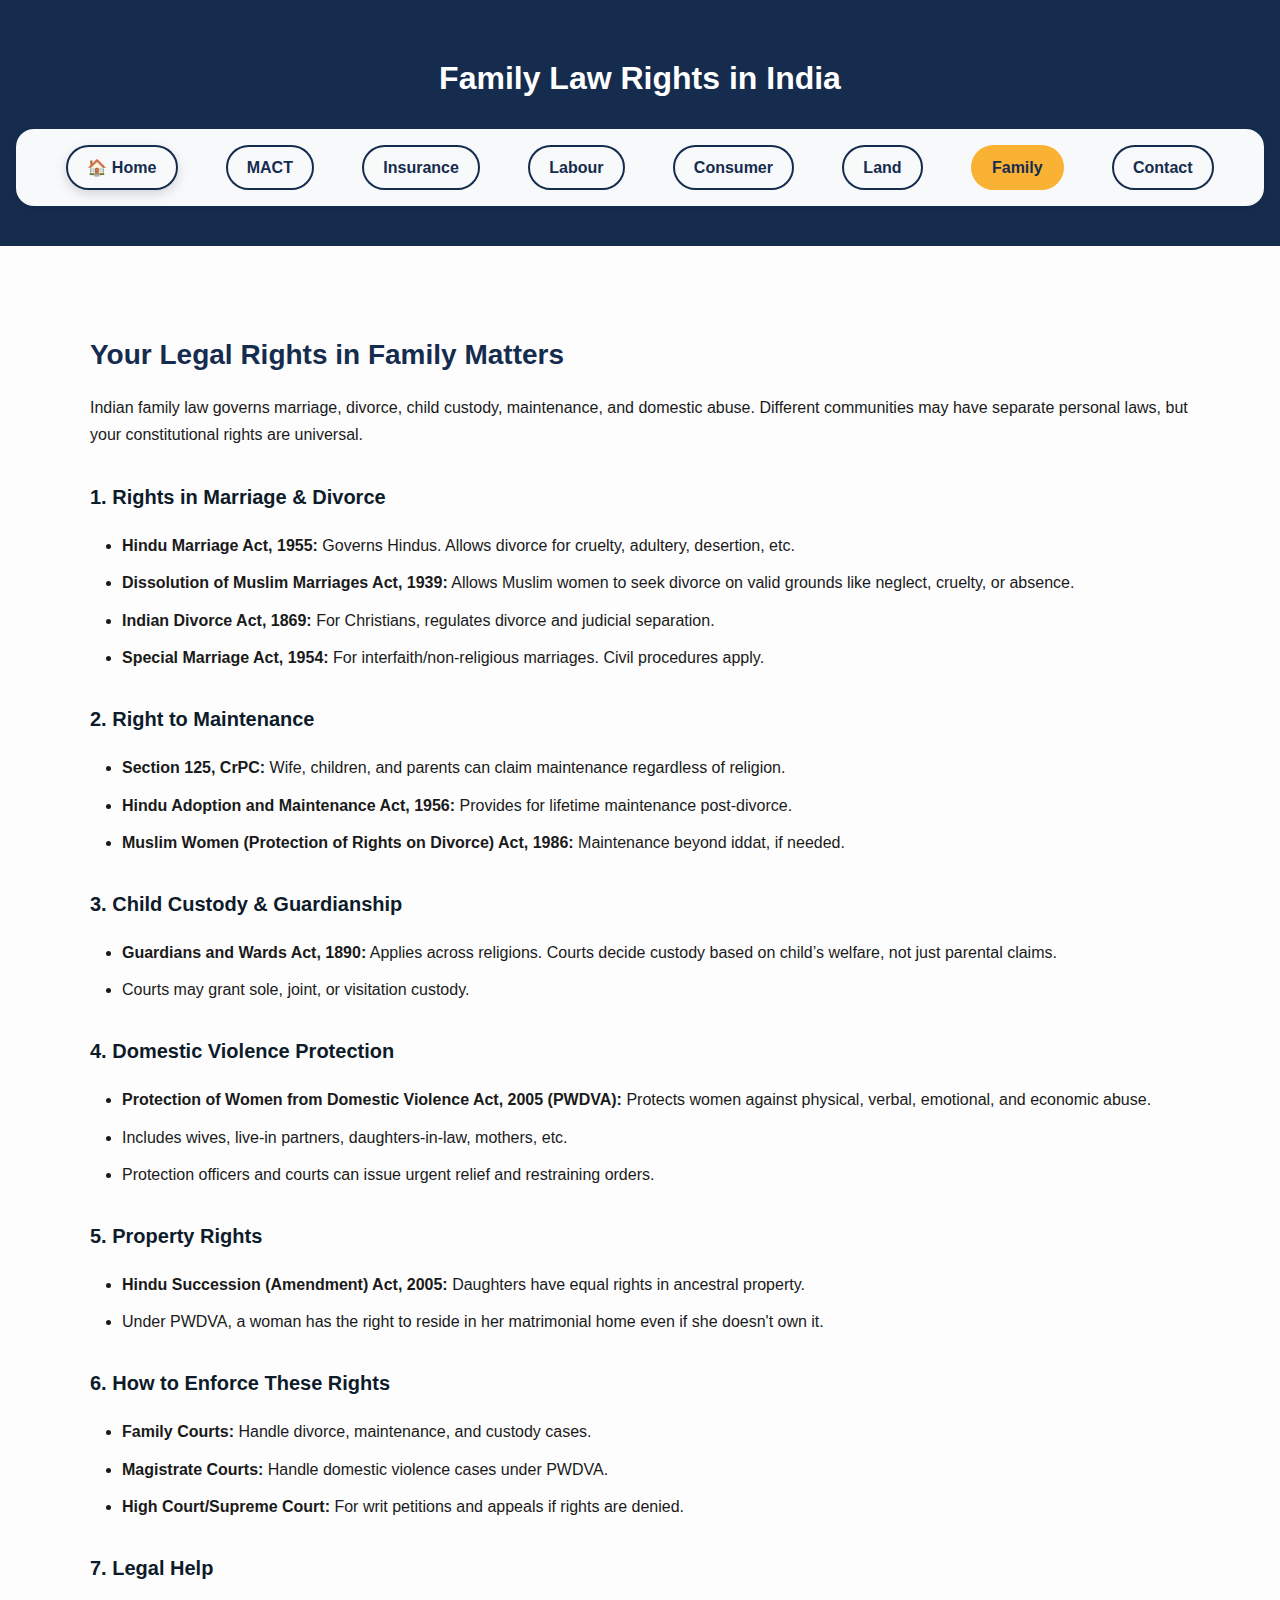
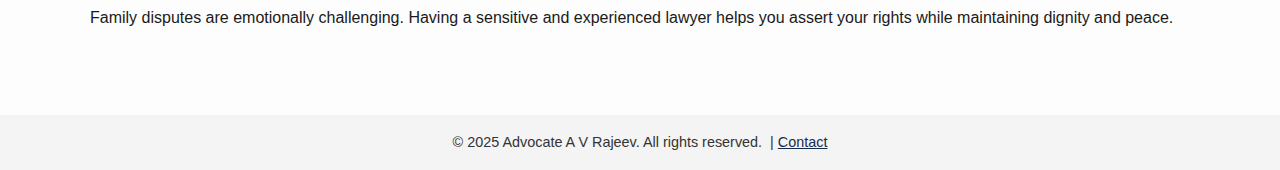
<file: family-rights.html>
<!DOCTYPE html>
<html lang="en">
<head>
  <meta charset="UTF-8" />
  <meta name="viewport" content="width=device-width, initial-scale=1.0" />
  <title>Know Your Rights – Family Law Matters in India | Advocate A V Rajeev</title>
  <link rel="stylesheet" href="style.css" />
</head>
<body>
  <header class="simple-header">
    <h1>Family Law Rights in India</h1>
    <nav class="rights-nav">
      <a href="index.html" class="btn yellow-btn">🏠 Home</a>
      <a href="mact-rights.html">MACT</a>
      <a href="insurance-rights.html">Insurance</a>
      <a href="labour-rights.html">Labour</a>
      <a href="consumer-rights.html">Consumer</a>
      <a href="land-rights.html">Land</a>
      <a href="family-rights.html" class="active">Family</a>
      <a href="index.html#contact">Contact</a>
    </nav>
  </header>

  <section class="section">
    <div class="container">
      <h2>Your Legal Rights in Family Matters</h2>
      <p>Indian family law governs marriage, divorce, child custody, maintenance, and domestic abuse. Different communities may have separate personal laws, but your constitutional rights are universal.</p>

      <h3>1. Rights in Marriage & Divorce</h3>
      <ul>
        <li><strong>Hindu Marriage Act, 1955:</strong> Governs Hindus. Allows divorce for cruelty, adultery, desertion, etc.</li>
        <li><strong>Dissolution of Muslim Marriages Act, 1939:</strong> Allows Muslim women to seek divorce on valid grounds like neglect, cruelty, or absence.</li>
        <li><strong>Indian Divorce Act, 1869:</strong> For Christians, regulates divorce and judicial separation.</li>
        <li><strong>Special Marriage Act, 1954:</strong> For interfaith/non-religious marriages. Civil procedures apply.</li>
      </ul>

      <h3>2. Right to Maintenance</h3>
      <ul>
        <li><strong>Section 125, CrPC:</strong> Wife, children, and parents can claim maintenance regardless of religion.</li>
        <li><strong>Hindu Adoption and Maintenance Act, 1956:</strong> Provides for lifetime maintenance post-divorce.</li>
        <li><strong>Muslim Women (Protection of Rights on Divorce) Act, 1986:</strong> Maintenance beyond iddat, if needed.</li>
      </ul>

      <h3>3. Child Custody & Guardianship</h3>
      <ul>
        <li><strong>Guardians and Wards Act, 1890:</strong> Applies across religions. Courts decide custody based on child’s welfare, not just parental claims.</li>
        <li>Courts may grant sole, joint, or visitation custody.</li>
      </ul>

      <h3>4. Domestic Violence Protection</h3>
      <ul>
        <li><strong>Protection of Women from Domestic Violence Act, 2005 (PWDVA):</strong> Protects women against physical, verbal, emotional, and economic abuse.</li>
        <li>Includes wives, live-in partners, daughters-in-law, mothers, etc.</li>
        <li>Protection officers and courts can issue urgent relief and restraining orders.</li>
      </ul>

      <h3>5. Property Rights</h3>
      <ul>
        <li><strong>Hindu Succession (Amendment) Act, 2005:</strong> Daughters have equal rights in ancestral property.</li>
        <li>Under PWDVA, a woman has the right to reside in her matrimonial home even if she doesn't own it.</li>
      </ul>

      <h3>6. How to Enforce These Rights</h3>
      <ul>
        <li><strong>Family Courts:</strong> Handle divorce, maintenance, and custody cases.</li>
        <li><strong>Magistrate Courts:</strong> Handle domestic violence cases under PWDVA.</li>
        <li><strong>High Court/Supreme Court:</strong> For writ petitions and appeals if rights are denied.</li>
      </ul>

      <h3>7. Legal Help</h3>
      <p>Family disputes are emotionally challenging. Having a sensitive and experienced lawyer helps you assert your rights while maintaining dignity and peace. </p>
    </div>
  </section>

  <footer style="text-align:center; padding:1rem; background:#f4f4f4; font-size:0.9rem;">
    © 2025 Advocate A V Rajeev. All rights reserved. &nbsp;|
    <a href="index.html#contact">Contact</a>
  </footer>
</body>
</html>
</file>
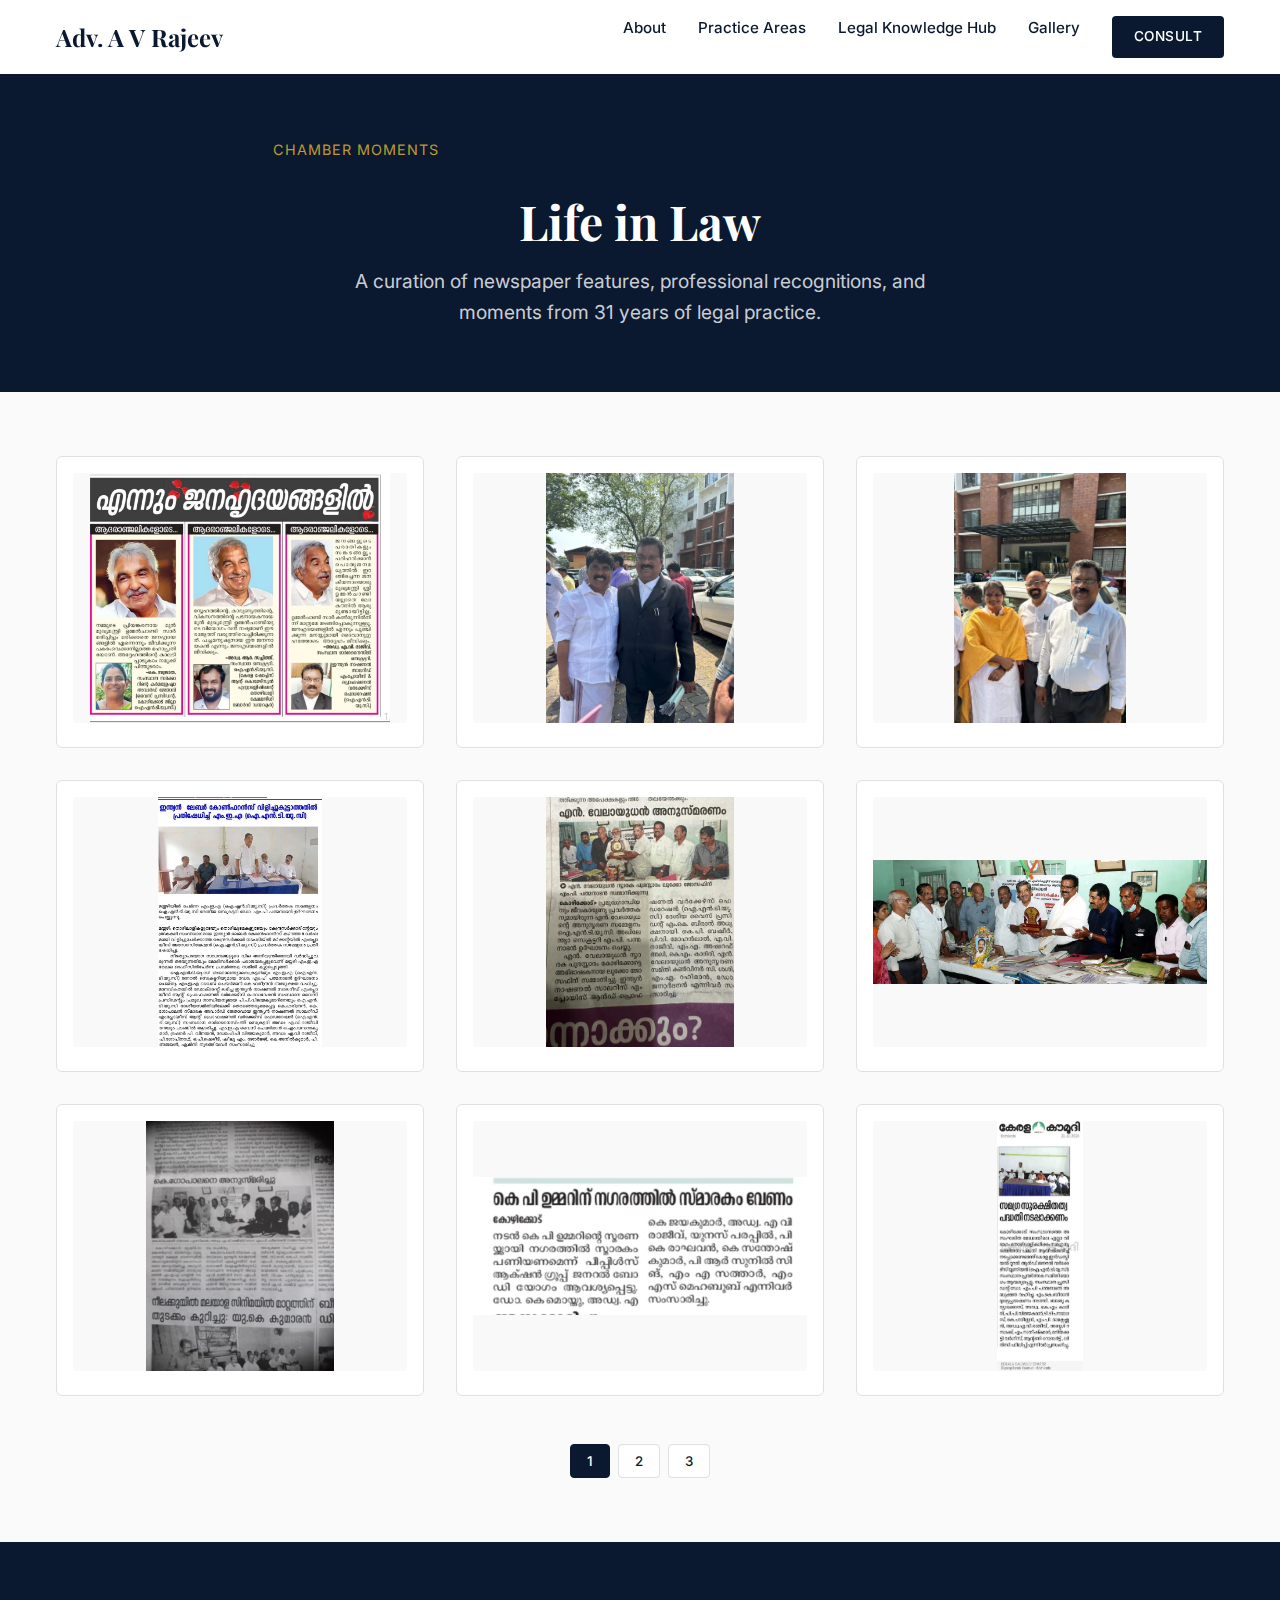
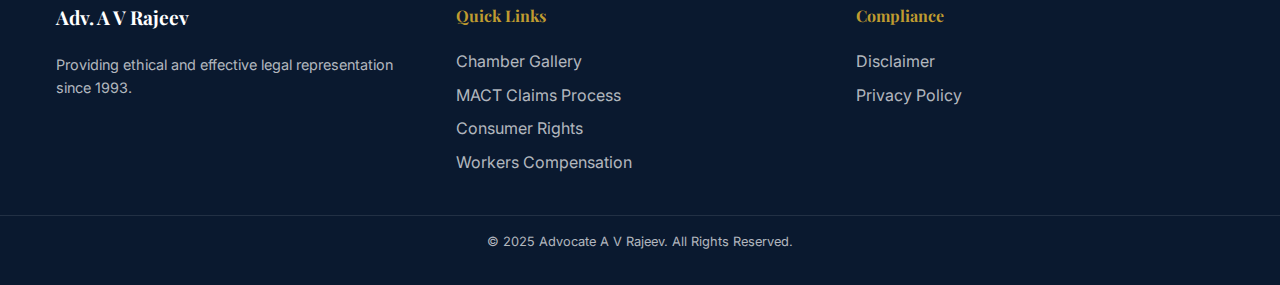
<file: gallery.html>
<!DOCTYPE html>
<html lang="en">

<head>
  <meta charset="UTF-8" />
  <meta name="viewport" content="width=device-width, initial-scale=1.0" />
  <title>Life in Law - Gallery | Advocate A V Rajeev</title>
  <link
    href="https://fonts.googleapis.com/css2?family=Inter:wght@400;500;600&family=Playfair+Display:wght@400;700&display=swap"
    rel="stylesheet">
  <link rel="stylesheet" href="css/style.css" />
  <style>
    .gallery-grid {
      display: grid;
      grid-template-columns: repeat(auto-fit, minmax(300px, 1fr));
      gap: 2rem;
    }

    .gallery-tile {
      background: #fff;
      border-radius: 6px;
      padding: 1rem;
      border: 1px solid var(--color-border);
      transition: transform 0.3s ease, box-shadow 0.3s ease;
    }

    .gallery-tile:hover {
      transform: translateY(-4px);
      box-shadow: var(--shadow-md);
      border-color: var(--color-accent);
    }

    .gallery-tile img {
      width: 100%;
      height: 250px;
      object-fit: cover;
      border-radius: 4px;
      display: block;
      margin-bottom: 0.5rem;
    }

    /* Lightbox-like framing */
    .gallery-tile img.contain {
      object-fit: contain;
      background: #f9f9f9;
    }

    .caption {
      font-size: 0.9rem;
      margin-top: 0.5rem;
      color: var(--color-text-light);
      text-align: center;
      font-style: italic;
    }

    .pagination {
      text-align: center;
      margin-top: 3rem;
      display: flex;
      justify-content: center;
      gap: 0.5rem;
    }

    .pagination button {
      padding: 8px 16px;
      background-color: #fff;
      color: var(--color-primary);
      border: 1px solid var(--color-border);
      border-radius: 4px;
      cursor: pointer;
      font-family: var(--font-body);
      font-weight: 500;
      transition: all 0.2s;
    }

    .pagination button.active {
      background-color: var(--color-primary);
      color: #fff;
      border-color: var(--color-primary);
    }

    .pagination button:hover:not(.active) {
      background-color: #f0f0f0;
      border-color: var(--color-primary);
    }
  </style>
</head>

<body>

  <!-- Navbar -->
  <nav class="navbar">
    <div class="container nav-container">
      <a href="index.html" class="logo">Adv. A V Rajeev</a>
      <div class="nav-links">
        <a href="index.html#about">About</a>
        <a href="index.html#practice-areas">Practice Areas</a>
        <a href="practice-areas.html">Legal Knowledge Hub</a>
        <a href="gallery.html">Gallery</a>
        <a href="contact.html" class="btn btn-primary" style="padding: 8px 20px; font-size: 0.85rem;">Consult</a>
      </div>
    </div>
  </nav>

  <!-- Hero Section -->
  <header class="hero" style="padding: 4rem 0;">
    <div class="container text-center">
      <p style="color: var(--color-accent); text-transform: uppercase; letter-spacing: 1px; font-size: 0.9rem;">Chamber
        Moments</p>
      <h1 class="name" style="margin-bottom: 1rem;">Life in Law</h1>
      <p class="designation" style="color: rgba(255,255,255,0.8); max-width: 600px; margin: 0 auto;">
        A curation of newspaper features, professional recognitions, and moments from 31 years of legal practice.
      </p>
    </div>
  </header>

  <section class="section">
    <div class="container">
      <div class="tiles-grid gallery-grid" id="gallery">
        <!-- Gallery items will be injected here -->
      </div>
      <div class="pagination" id="pagination">
        <!-- Pagination buttons -->
      </div>
    </div>
  </section>

  <!-- Footer -->
  <footer class="footer">
    <div class="container grid grid-3">
      <div>
        <h3 style="color: #fff;">Adv. A V Rajeev</h3>
        <p style="font-size: 0.9rem;">Providing ethical and effective legal representation since 1993.</p>
      </div>
      <div>
        <h3 style="font-size: 1rem; color: var(--color-accent);">Quick Links</h3>
        <a href="gallery.html">Chamber Gallery</a>
        <a href="mact-rights.html">MACT Claims Process</a>
        <a href="consumer-rights.html">Consumer Rights</a>
        <a href="labour-rights.html">Workers Compensation</a>
      </div>
      <div>
        <h3 style="font-size: 1rem; color: var(--color-accent);">Compliance</h3>
        <a href="disclaimer.html">Disclaimer</a>
        <a href="disclaimer.html">Privacy Policy</a>
      </div>
    </div>
    <div class="text-center"
      style="margin-top: 2rem; font-size: 0.8rem; border-top: 1px solid rgba(255,255,255,0.1); padding-top: 1rem;">
      &copy; 2025 Advocate A V Rajeev. All Rights Reserved.
    </div>
  </footer>

  <script>
    const gallery = document.getElementById('gallery');
    const pagination = document.getElementById('pagination');
    const totalImages = 25; // Update this number when new images are added
    const itemsPerPage = 9; // Increased items per page for better view on desktop
    let currentPage = 1;

    const images = [];

    for (let i = totalImages; i >= 1; i--) {
      const imgNum = String(i).padStart(2, '0');
      // Using .webp as seen in previous file
      images.push(`
        <div class="gallery-tile" data-index="${i}">
          <img src="gallery/news_${imgNum}.webp" loading="lazy" class="contain" alt="Newspaper clipping from the archives" />
        </div>
      `);
    }

    function showPage(page) {
      currentPage = page;
      const start = (page - 1) * itemsPerPage;
      const end = start + itemsPerPage;
      gallery.innerHTML = images.slice(start, end).join('');
      updatePagination();
      window.scrollTo({ top: 0, behavior: 'smooth' });
    }

    function updatePagination() {
      const pageCount = Math.ceil(images.length / itemsPerPage);
      pagination.innerHTML = '';
      for (let i = 1; i <= pageCount; i++) {
        const btn = document.createElement('button');
        btn.innerText = i;
        if (i === currentPage) btn.classList.add('active');
        btn.addEventListener('click', () => showPage(i));
        pagination.appendChild(btn);
      }
    }

    showPage(1);
  </script>

  <script>
    // Disable right click on images for basic protection (Client request in previous iterations usually implies this for legal docs)
    document.addEventListener('contextmenu', function (e) {
      if (e.target.tagName === 'IMG') {
        e.preventDefault();
      }
    });

    document.addEventListener('touchstart', function preventLongPress(e) {
      if (e.target.tagName === 'IMG') {
        // e.preventDefault(); // Commenting out to allow scrolling on mobile easily
      }
    }, { passive: false });
  </script>

</body>

</html>
</file>
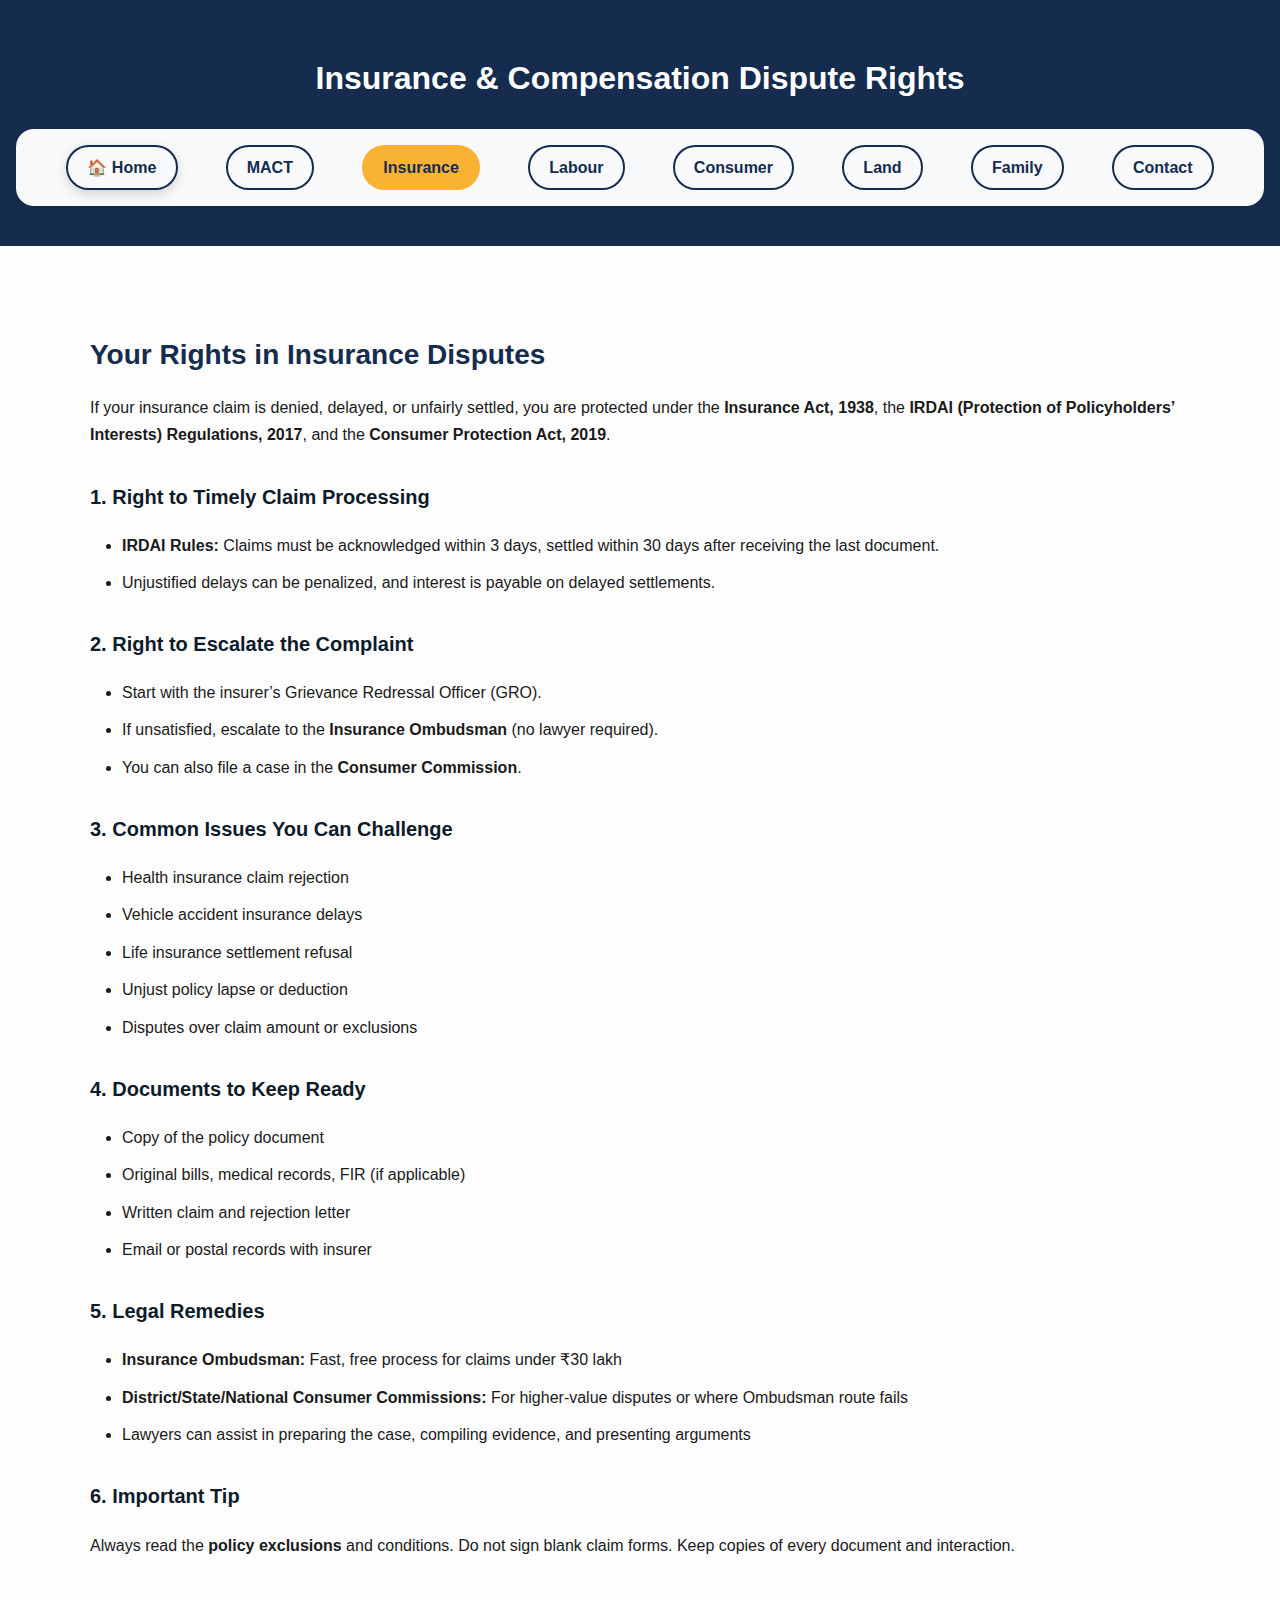
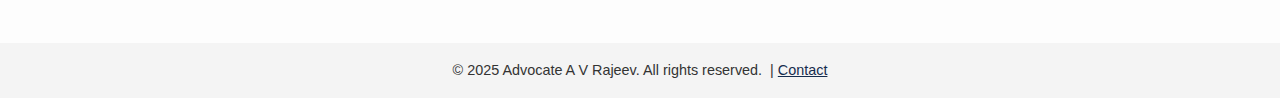
<file: insurance-rights.html>
<!DOCTYPE html>
<html lang="en">
<head>
  <meta charset="UTF-8" />
  <meta name="viewport" content="width=device-width, initial-scale=1.0" />
  <title>Know Your Rights – Insurance Claims in India | Advocate A V Rajeev</title>
  <link rel="stylesheet" href="style.css" />
</head>
<body>
  <header class="simple-header">
    <h1>Insurance & Compensation Dispute Rights</h1>
    <nav class="rights-nav">
      <a href="index.html" class="btn yellow-btn">🏠 Home</a>
      <a href="mact-rights.html">MACT</a>
      <a href="insurance-rights.html" class="active">Insurance</a>
      <a href="labour-rights.html">Labour</a>
      <a href="consumer-rights.html">Consumer</a>
      <a href="land-rights.html">Land</a>
      <a href="family-rights.html">Family</a>
      <a href="index.html#contact">Contact</a>
    </nav>
  </header>

  <section class="section">
    <div class="container">
      <h2>Your Rights in Insurance Disputes</h2>
      <p>If your insurance claim is denied, delayed, or unfairly settled, you are protected under the <strong>Insurance Act, 1938</strong>, the <strong>IRDAI (Protection of Policyholders’ Interests) Regulations, 2017</strong>, and the <strong>Consumer Protection Act, 2019</strong>.</p>

      <h3>1. Right to Timely Claim Processing</h3>
      <ul>
        <li><strong>IRDAI Rules:</strong> Claims must be acknowledged within 3 days, settled within 30 days after receiving the last document.</li>
        <li>Unjustified delays can be penalized, and interest is payable on delayed settlements.</li>
      </ul>

      <h3>2. Right to Escalate the Complaint</h3>
      <ul>
        <li>Start with the insurer’s Grievance Redressal Officer (GRO).</li>
        <li>If unsatisfied, escalate to the <strong>Insurance Ombudsman</strong> (no lawyer required).</li>
        <li>You can also file a case in the <strong>Consumer Commission</strong>.</li>
      </ul>

      <h3>3. Common Issues You Can Challenge</h3>
      <ul>
        <li>Health insurance claim rejection</li>
        <li>Vehicle accident insurance delays</li>
        <li>Life insurance settlement refusal</li>
        <li>Unjust policy lapse or deduction</li>
        <li>Disputes over claim amount or exclusions</li>
      </ul>

      <h3>4. Documents to Keep Ready</h3>
      <ul>
        <li>Copy of the policy document</li>
        <li>Original bills, medical records, FIR (if applicable)</li>
        <li>Written claim and rejection letter</li>
        <li>Email or postal records with insurer</li>
      </ul>

      <h3>5. Legal Remedies</h3>
      <ul>
        <li><strong>Insurance Ombudsman:</strong> Fast, free process for claims under ₹30 lakh</li>
        <li><strong>District/State/National Consumer Commissions:</strong> For higher-value disputes or where Ombudsman route fails</li>
        <li>Lawyers can assist in preparing the case, compiling evidence, and presenting arguments</li>
      </ul>

      <h3>6. Important Tip</h3>
      <p>Always read the <strong>policy exclusions</strong> and conditions. Do not sign blank claim forms. Keep copies of every document and interaction.</p>
    </div>
  </section>

  <footer style="text-align:center; padding:1rem; background:#f4f4f4; font-size:0.9rem;">
    © 2025 Advocate A V Rajeev. All rights reserved. &nbsp;|
    <a href="index.html#contact">Contact</a>
  </footer>
</body>
</html>
</file>
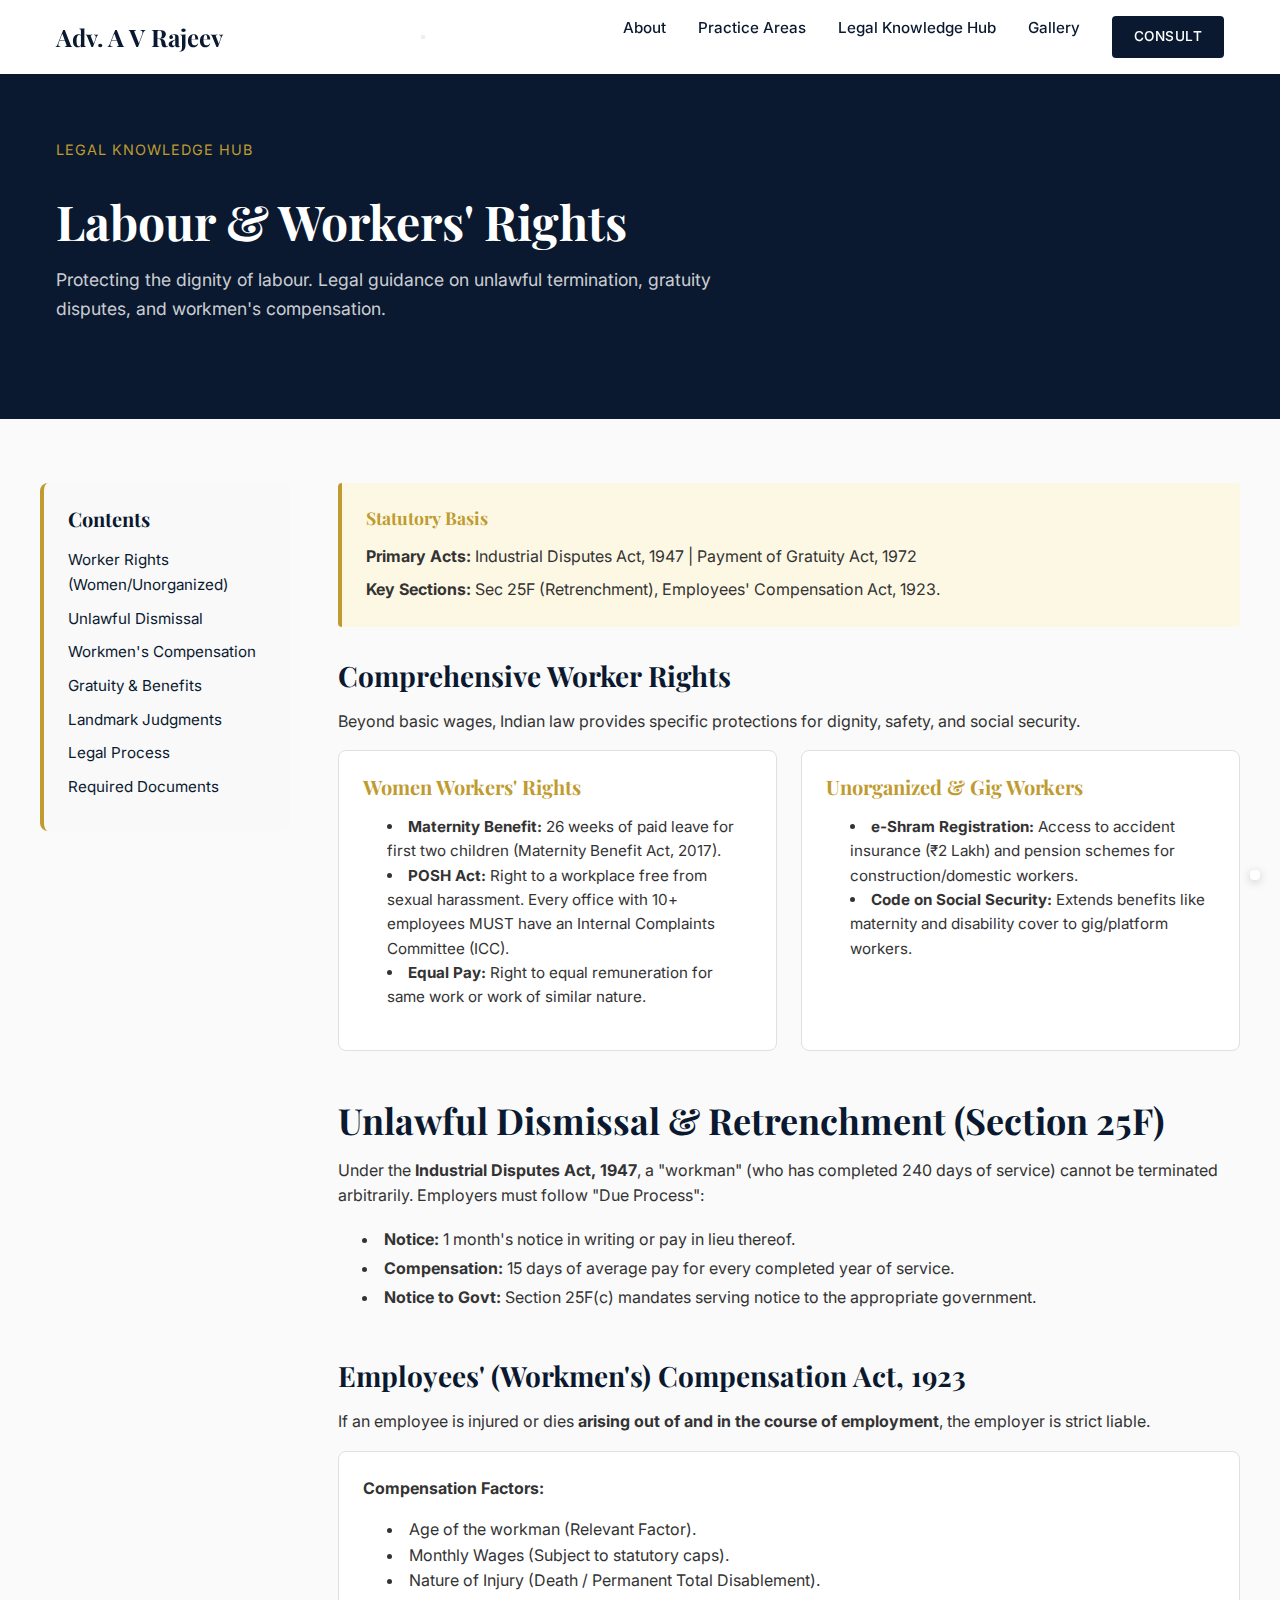
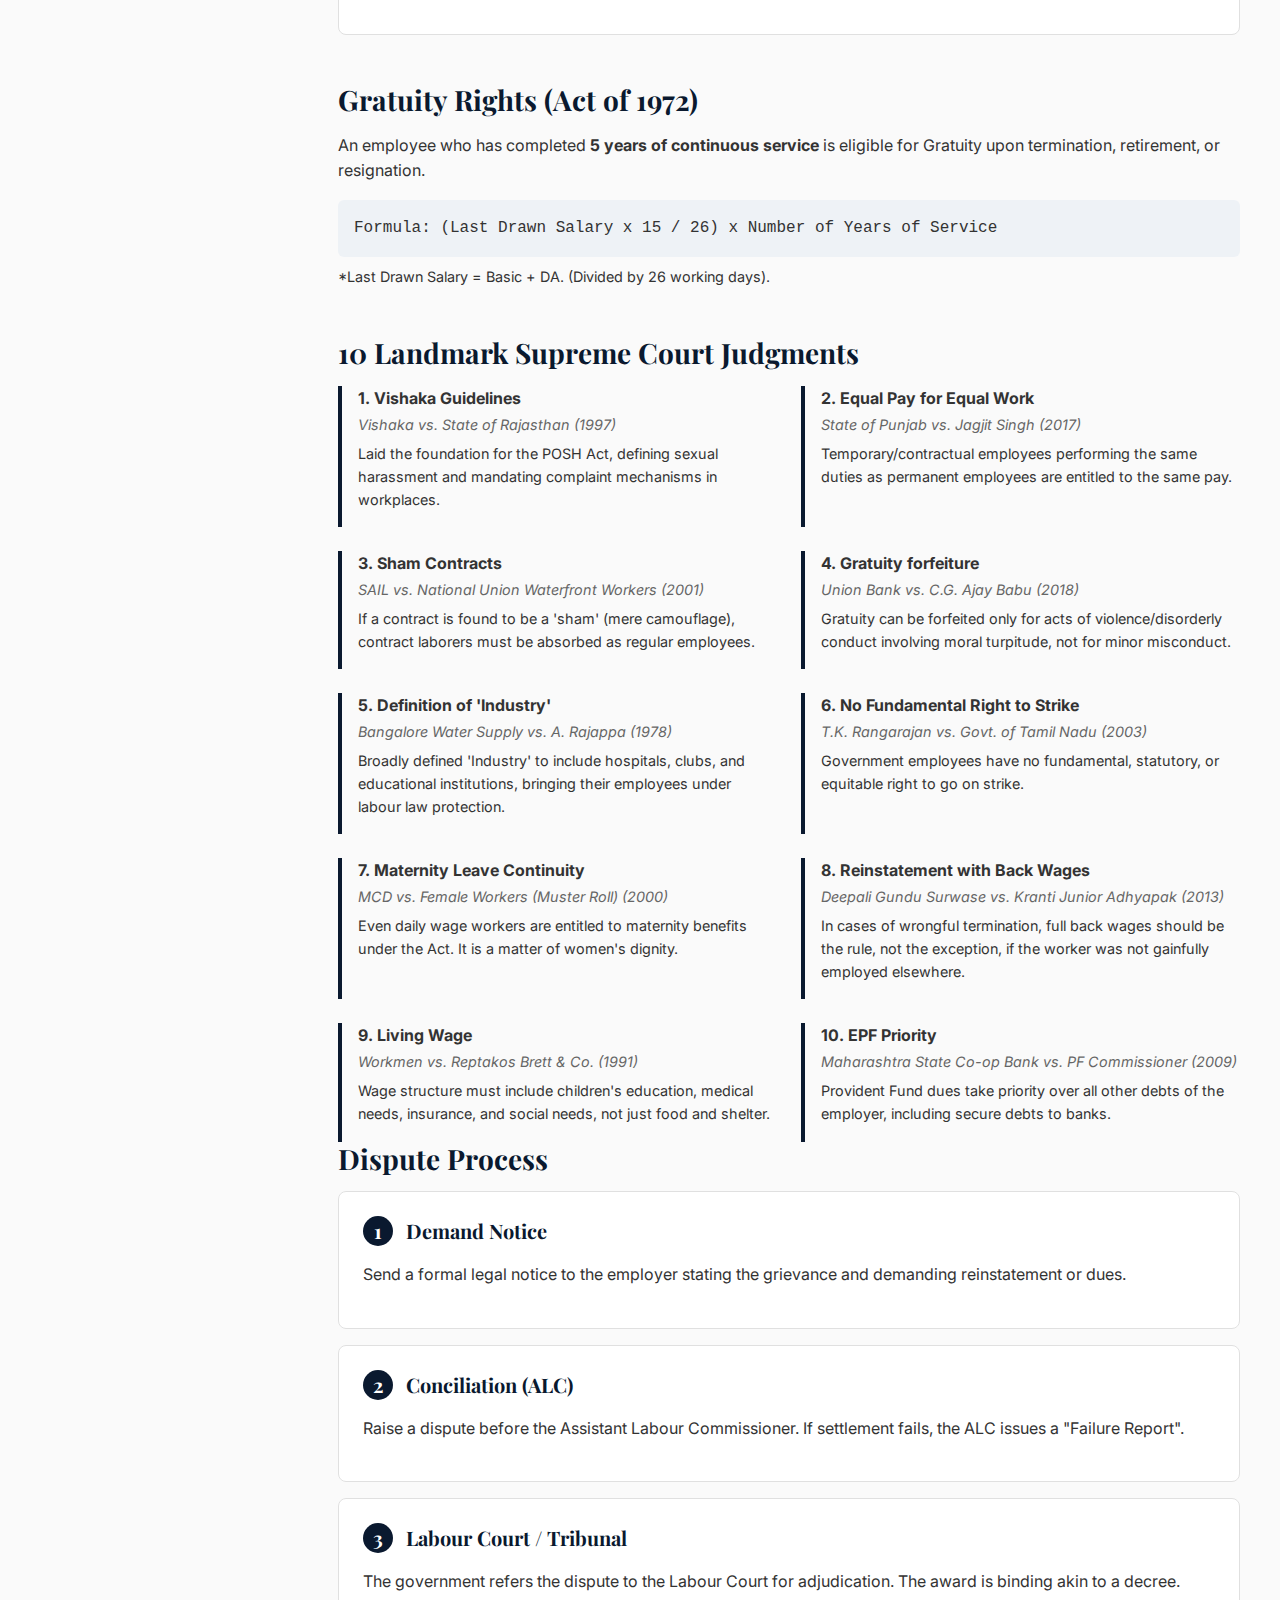
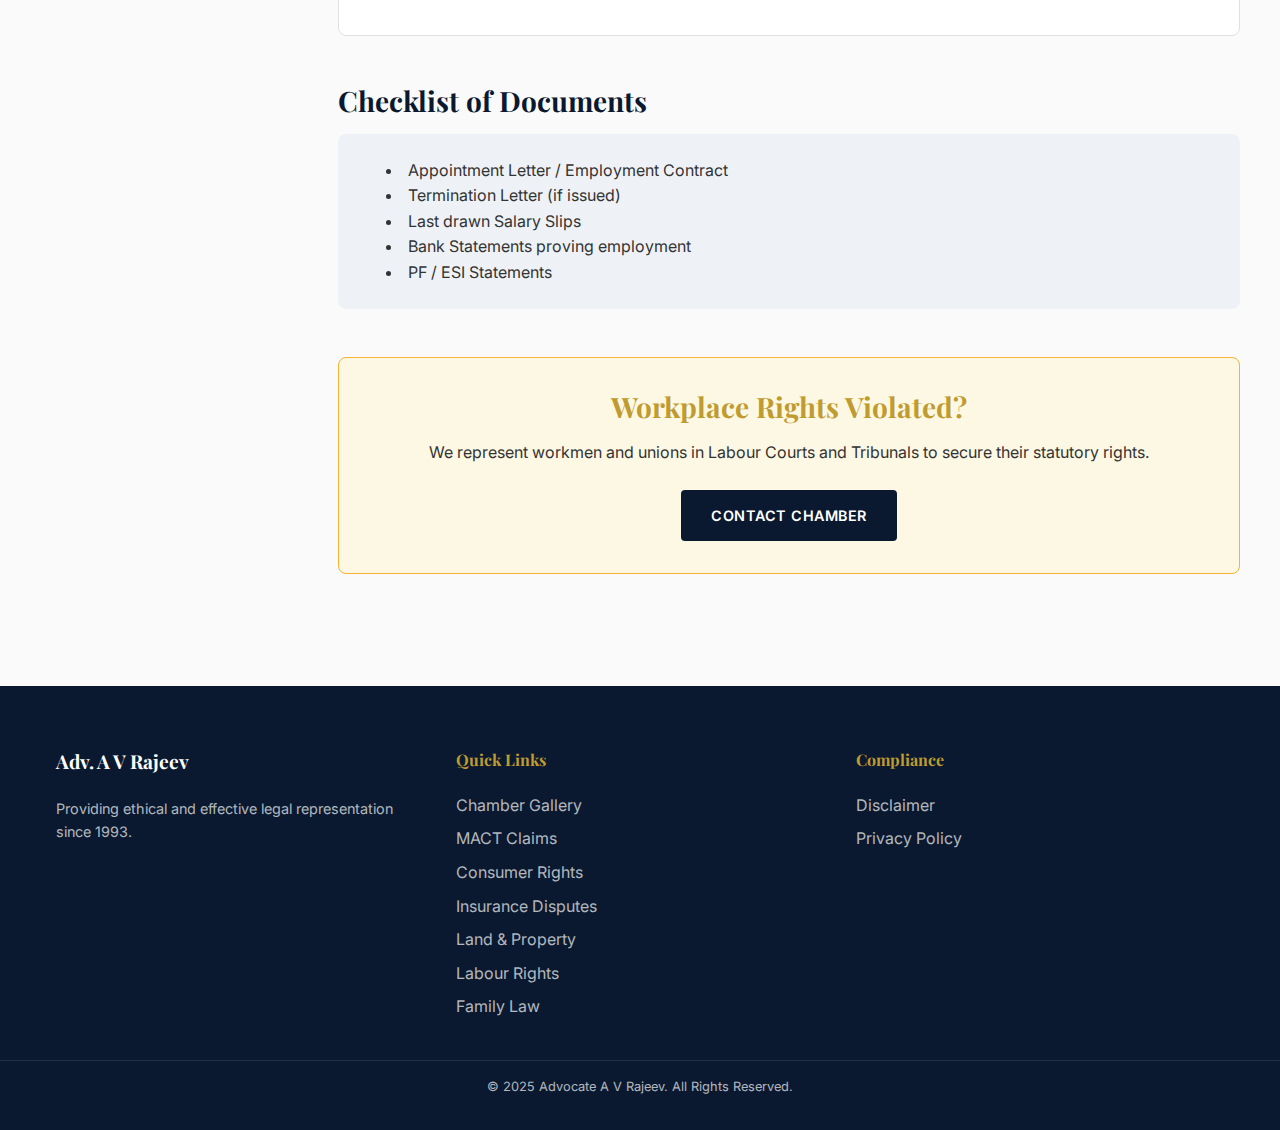
<file: labour-rights.html>
<!DOCTYPE html>
<html lang="en">

<head>
  <meta charset="UTF-8">
  <meta name="viewport" content="width=device-width, initial-scale=1.0">
  <title>Labour Union & Workers' Rights | Advocate A V Rajeev</title>
  <link
    href="https://fonts.googleapis.com/css2?family=Inter:wght@400;500;600&family=Playfair+Display:wght@400;700&display=swap"
    rel="stylesheet">
  <link rel="stylesheet" href="css/style.css">
  <style>
    .toc {
      background: #f9f9f9;
      padding: 1.5rem;
      border-radius: 8px;
      border-left: 4px solid var(--color-accent);
      margin-bottom: 2rem;
    }

    .toc h4 {
      margin-top: 0;
    }

    .toc ul {
      list-style: none;
      padding-left: 0;
      margin-bottom: 0;
    }

    .toc li {
      margin-bottom: 0.5rem;
    }

    .toc a {
      font-size: 0.95rem;
      color: var(--color-primary);
    }

    .step-card {
      background: #fff;
      padding: 1.5rem;
      border: 1px solid var(--color-border);
      border-radius: 8px;
      margin-bottom: 1rem;
      position: relative;
    }

    .step-number {
      background: var(--color-primary);
      color: #fff;
      width: 30px;
      height: 30px;
      border-radius: 50%;
      display: inline-flex;
      align-items: center;
      justify-content: center;
      font-weight: bold;
      margin-right: 0.5rem;
    }
  </style>
</head>

<body>

  <nav class="navbar">
    <div class="container nav-container">
      <a href="index.html" class="logo">Adv. A V Rajeev</a>
      <button class="nav-toggle" aria-label="Toggle navigation" onclick="toggleNav()">
        <span class="dot"></span>
        <span class="dot"></span>
        <span class="dot"></span>
      </button>
      <div class="nav-links">
        <a href="index.html#about">About</a>
        <a href="index.html#practice-areas">Practice Areas</a>
        <a href="practice-areas.html">Legal Knowledge Hub</a>
        <a href="gallery.html">Gallery</a>
        <a href="contact.html" class="btn btn-primary" style="padding: 8px 20px; font-size: 0.85rem;">Consult</a>
      </div>
    </div>
  </nav>

  <header class="hero" style="padding: 4rem 0; background: var(--color-primary);">
    <div class="container">
      <p style="color: var(--color-accent); text-transform: uppercase; letter-spacing: 1px; font-size: 0.9rem;">Legal
        Knowledge Hub</p>
      <h1 style="color: #fff; margin-bottom: 1rem;">Labour & Workers' Rights</h1>
      <p style="color: rgba(255,255,255,0.8); font-size: 1.1rem; max-width: 700px;">
        Protecting the dignity of labour. Legal guidance on unlawful termination, gratuity disputes, and workmen's
        compensation.
      </p>
    </div>
  </header>

  <div class="container section">
    <div class="grid" style="grid-template-columns: 250px 1fr; gap: 3rem;">

      <!-- Sidebar / Table of Contents -->
      <aside>
        <div class="toc" style="position: sticky; top: 100px;">
          <h4>Contents</h4>
          <ul>
            <li><a href="#worker-protections">Worker Rights (Women/Unorganized)</a></li>
            <li><a href="#dismissal">Unlawful Dismissal</a></li>
            <li><a href="#compensation">Workmen's Compensation</a></li>
            <li><a href="#gratuity">Gratuity & Benefits</a></li>
            <li><a href="#judgments">Landmark Judgments</a></li>
            <li><a href="#process">Legal Process</a></li>
            <li><a href="#documents">Required Documents</a></li>
          </ul>
        </div>
      </aside>

      <!-- Main Content -->
      <article>

        <!-- Statutory Basis Block -->
        <div
          style="background: #fdf8e4; padding: 1.5rem; border-left: 4px solid #bf9b30; margin-bottom: 2rem; border-radius: 4px;">
          <h3 style="color: #bf9b30; margin-top: 0; font-size: 1.1rem;">Statutory Basis</h3>
          <p style="margin-bottom: 0.5rem;"><strong>Primary Acts:</strong> Industrial Disputes Act, 1947 | Payment of
            Gratuity Act, 1972</p>
          <p style="margin-bottom: 0;"><strong>Key Sections:</strong> Sec 25F (Retrenchment), Employees' Compensation
            Act, 1923.</p>
        </div>

        <section id="worker-protections" style="margin-bottom: 3rem;">
          <h3>Comprehensive Worker Rights</h3>
          <p>Beyond basic wages, Indian law provides specific protections for dignity, safety, and social security.</p>

          <div class="grid grid-2" style="gap: 1.5rem; margin-top: 1rem;">
            <!-- Women's Rights -->
            <div style="background: #fff; border: 1px solid var(--color-border); padding: 1.5rem; border-radius: 8px;">
              <h4 style="margin-top: 0; color: #bf9b30;">Women Workers' Rights</h4>
              <ul style="padding-left: 1.5rem; font-size: 0.95rem; line-height: 1.6;">
                <li><strong>Maternity Benefit:</strong> 26 weeks of paid leave for first two children (Maternity Benefit
                  Act, 2017).</li>
                <li><strong>POSH Act:</strong> Right to a workplace free from sexual harassment. Every office with 10+
                  employees MUST have an Internal Complaints Committee (ICC).</li>
                <li><strong>Equal Pay:</strong> Right to equal remuneration for same work or work of similar nature.
                </li>
              </ul>
            </div>

            <!-- Unorganized Sector -->
            <div style="background: #fff; border: 1px solid var(--color-border); padding: 1.5rem; border-radius: 8px;">
              <h4 style="margin-top: 0; color: #bf9b30;">Unorganized & Gig Workers</h4>
              <ul style="padding-left: 1.5rem; font-size: 0.95rem; line-height: 1.6;">
                <li><strong>e-Shram Registration:</strong> Access to accident insurance (₹2 Lakh) and pension schemes
                  for construction/domestic workers.</li>
                <li><strong>Code on Social Security:</strong> Extends benefits like maternity and disability cover to
                  gig/platform workers.</li>
              </ul>
            </div>
          </div>
        </section>

        <section id="dismissal" style="margin-bottom: 3rem;">
          <h2>Unlawful Dismissal & Retrenchment (Section 25F)</h2>
          <p>
            Under the <strong>Industrial Disputes Act, 1947</strong>, a "workman" (who has completed 240 days of
            service) cannot be terminated arbitrarily. Employers must follow "Due Process":
          </p>
          <ul style="padding-left: 1.5rem; line-height: 1.8;">
            <li><strong>Notice:</strong> 1 month's notice in writing or pay in lieu thereof.</li>
            <li><strong>Compensation:</strong> 15 days of average pay for every completed year of service.</li>
            <li><strong>Notice to Govt:</strong> Section 25F(c) mandates serving notice to the appropriate government.
            </li>
          </ul>
        </section>

        <section id="compensation" style="margin-bottom: 3rem;">
          <h3>Employees' (Workmen's) Compensation Act, 1923</h3>
          <p>If an employee is injured or dies <strong>arising out of and in the course of employment</strong>, the
            employer is strict liable.</p>
          <div style="background: #fff; padding: 1.5rem; border: 1px solid var(--color-border); border-radius: 8px;">
            <p><strong>Compensation Factors:</strong></p>
            <ul style="padding-left: 1.5rem;">
              <li>Age of the workman (Relevant Factor).</li>
              <li>Monthly Wages (Subject to statutory caps).</li>
              <li>Nature of Injury (Death / Permanent Total Disablement).</li>
            </ul>
          </div>
        </section>

        <section id="gratuity" style="margin-bottom: 3rem;">
          <h3>Gratuity Rights (Act of 1972)</h3>
          <p>
            An employee who has completed <strong>5 years of continuous service</strong> is eligible for Gratuity upon
            termination, retirement, or resignation.
          </p>
          <div
            style="background: #eef2f6; padding: 1rem; border-radius: 6px; font-family: monospace; margin-top: 1rem;">
            Formula: (Last Drawn Salary x 15 / 26) x Number of Years of Service
          </div>
          <p style="font-size: 0.9rem; margin-top: 0.5rem;">*Last Drawn Salary = Basic + DA. (Divided by 26 working
            days).</p>
        </section>

        <section id="judgments" style="margin-bottom: 3rem;">
          <h3>10 Landmark Supreme Court Judgments</h3>
          <div class="grid grid-2" style="gap: 1.5rem;">

            <!-- Sexual Harassment -->
            <div style="border-left: 4px solid var(--color-primary); padding-left: 1rem;">
              <strong>1. Vishaka Guidelines</strong><br>
              <em style="color: #666; font-size: 0.9rem;">Vishaka vs. State of Rajasthan (1997)</em>
              <p style="font-size: 0.9rem; margin-top: 0.3rem;">Laid the foundation for the POSH Act, defining sexual
                harassment and mandating complaint mechanisms in workplaces.</p>
            </div>

            <!-- Equal Pay -->
            <div style="border-left: 4px solid var(--color-primary); padding-left: 1rem;">
              <strong>2. Equal Pay for Equal Work</strong><br>
              <em style="color: #666; font-size: 0.9rem;">State of Punjab vs. Jagjit Singh (2017)</em>
              <p style="font-size: 0.9rem; margin-top: 0.3rem;">Temporary/contractual employees performing the same
                duties as permanent employees are entitled to the same pay.</p>
            </div>

            <!-- Contract Labor -->
            <div style="border-left: 4px solid var(--color-primary); padding-left: 1rem;">
              <strong>3. Sham Contracts</strong><br>
              <em style="color: #666; font-size: 0.9rem;">SAIL vs. National Union Waterfront Workers (2001)</em>
              <p style="font-size: 0.9rem; margin-top: 0.3rem;">If a contract is found to be a 'sham' (mere camouflage),
                contract laborers must be absorbed as regular employees.</p>
            </div>

            <!-- Gratuity Protection -->
            <div style="border-left: 4px solid var(--color-primary); padding-left: 1rem;">
              <strong>4. Gratuity forfeiture</strong><br>
              <em style="color: #666; font-size: 0.9rem;">Union Bank vs. C.G. Ajay Babu (2018)</em>
              <p style="font-size: 0.9rem; margin-top: 0.3rem;">Gratuity can be forfeited only for acts of
                violence/disorderly conduct involving moral turpitude, not for minor misconduct.</p>
            </div>

            <!-- Industry Definition -->
            <div style="border-left: 4px solid var(--color-primary); padding-left: 1rem;">
              <strong>5. Definition of 'Industry'</strong><br>
              <em style="color: #666; font-size: 0.9rem;">Bangalore Water Supply vs. A. Rajappa (1978)</em>
              <p style="font-size: 0.9rem; margin-top: 0.3rem;">Broadly defined 'Industry' to include hospitals, clubs,
                and educational institutions, bringing their employees under labour law protection.</p>
            </div>

            <!-- Right to Strike -->
            <div style="border-left: 4px solid var(--color-primary); padding-left: 1rem;">
              <strong>6. No Fundamental Right to Strike</strong><br>
              <em style="color: #666; font-size: 0.9rem;">T.K. Rangarajan vs. Govt. of Tamil Nadu (2003)</em>
              <p style="font-size: 0.9rem; margin-top: 0.3rem;">Government employees have no fundamental, statutory, or
                equitable right to go on strike.</p>
            </div>

            <!-- Maternity Benefit -->
            <div style="border-left: 4px solid var(--color-primary); padding-left: 1rem;">
              <strong>7. Maternity Leave Continuity</strong><br>
              <em style="color: #666; font-size: 0.9rem;">MCD vs. Female Workers (Muster Roll) (2000)</em>
              <p style="font-size: 0.9rem; margin-top: 0.3rem;">Even daily wage workers are entitled to maternity
                benefits under the Act. It is a matter of women's dignity.</p>
            </div>

            <!-- Back Wages -->
            <div style="border-left: 4px solid var(--color-primary); padding-left: 1rem;">
              <strong>8. Reinstatement with Back Wages</strong><br>
              <em style="color: #666; font-size: 0.9rem;">Deepali Gundu Surwase vs. Kranti Junior Adhyapak (2013)</em>
              <p style="font-size: 0.9rem; margin-top: 0.3rem;">In cases of wrongful termination, full back wages should
                be the rule, not the exception, if the worker was not gainfully employed elsewhere.</p>
            </div>

            <!-- Living Wage -->
            <div style="border-left: 4px solid var(--color-primary); padding-left: 1rem;">
              <strong>9. Living Wage</strong><br>
              <em style="color: #666; font-size: 0.9rem;">Workmen vs. Reptakos Brett & Co. (1991)</em>
              <p style="font-size: 0.9rem; margin-top: 0.3rem;">Wage structure must include children's education,
                medical needs, insurance, and social needs, not just food and shelter.</p>
            </div>

            <!-- EPF Dues -->
            <div style="border-left: 4px solid var(--color-primary); padding-left: 1rem;">
              <strong>10. EPF Priority</strong><br>
              <em style="color: #666; font-size: 0.9rem;">Maharashtra State Co-op Bank vs. PF Commissioner (2009)</em>
              <p style="font-size: 0.9rem; margin-top: 0.3rem;">Provident Fund dues take priority over all other debts
                of the employer, including secure debts to banks.</p>
            </div>

          </div>

          <section id="process" style="margin-bottom: 3rem;">
            <h3>Dispute Process</h3>

            <div class="step-card">
              <h4><span class="step-number">1</span> Demand Notice</h4>
              <p>Send a formal legal notice to the employer stating the grievance and demanding reinstatement or dues.
              </p>
            </div>

            <div class="step-card">
              <h4><span class="step-number">2</span> Conciliation (ALC)</h4>
              <p>Raise a dispute before the Assistant Labour Commissioner. If settlement fails, the ALC issues a
                "Failure
                Report".</p>
            </div>

            <div class="step-card">
              <h4><span class="step-number">3</span> Labour Court / Tribunal</h4>
              <p>The government refers the dispute to the Labour Court for adjudication. The award is binding akin to a
                decree.</p>
            </div>
          </section>

          <section id="documents" style="margin-bottom: 3rem;">
            <h3>Checklist of Documents</h3>
            <div style="background: #eef2f6; padding: 1.5rem; border-radius: 8px;">
              <ul style="padding-left: 1.5rem; margin-bottom: 0;">
                <li>Appointment Letter / Employment Contract</li>
                <li>Termination Letter (if issued)</li>
                <li>Last drawn Salary Slips</li>
                <li>Bank Statements proving employment</li>
                <li>PF / ESI Statements</li>
              </ul>
            </div>
          </section>

          <div
            style="background: #fdf8e4; padding: 2rem; border-radius: 8px; border: 1px solid #f9b233; text-align: center;">
            <h3 style="color: #bf9b30; margin-bottom: 1rem;">Workplace Rights Violated?</h3>
            <p style="margin-bottom: 1.5rem;">We represent workmen and unions in Labour Courts and Tribunals to secure
              their statutory rights.</p>
            <a href="contact.html" class="btn btn-primary">Contact Chamber</a>
          </div>

      </article>
    </div>
  </div>

  <footer class="footer">
    <div class="container grid grid-3">
      <div>
        <h3 style="color: #fff;">Adv. A V Rajeev</h3>
        <p style="font-size: 0.9rem;">Providing ethical and effective legal representation since 1993.</p>
      </div>
      <div>
        <h3 style="font-size: 1rem; color: var(--color-accent);">Quick Links</h3>
        <a href="gallery.html">Chamber Gallery</a>
        <a href="mact-rights.html">MACT Claims</a>
        <a href="consumer-rights.html">Consumer Rights</a>
        <a href="insurance-rights.html">Insurance Disputes</a>
        <a href="land-rights.html">Land & Property</a>
        <a href="labour-rights.html">Labour Rights</a>
        <a href="family-rights.html">Family Law</a>
      </div>
      <div>
        <h3 style="font-size: 1rem; color: var(--color-accent);">Compliance</h3>
        <a href="disclaimer.html">Disclaimer</a>
        <a href="disclaimer.html">Privacy Policy</a>
      </div>
    </div>
    <div class="text-center"
      style="margin-top: 2rem; font-size: 0.8rem; border-top: 1px solid rgba(255,255,255,0.1); padding-top: 1rem;">
      &copy; 2025 Advocate A V Rajeev. All Rights Reserved.
    </div>
  </footer>

  <script src="js/main.js"></script>
</body>

</html>
</file>
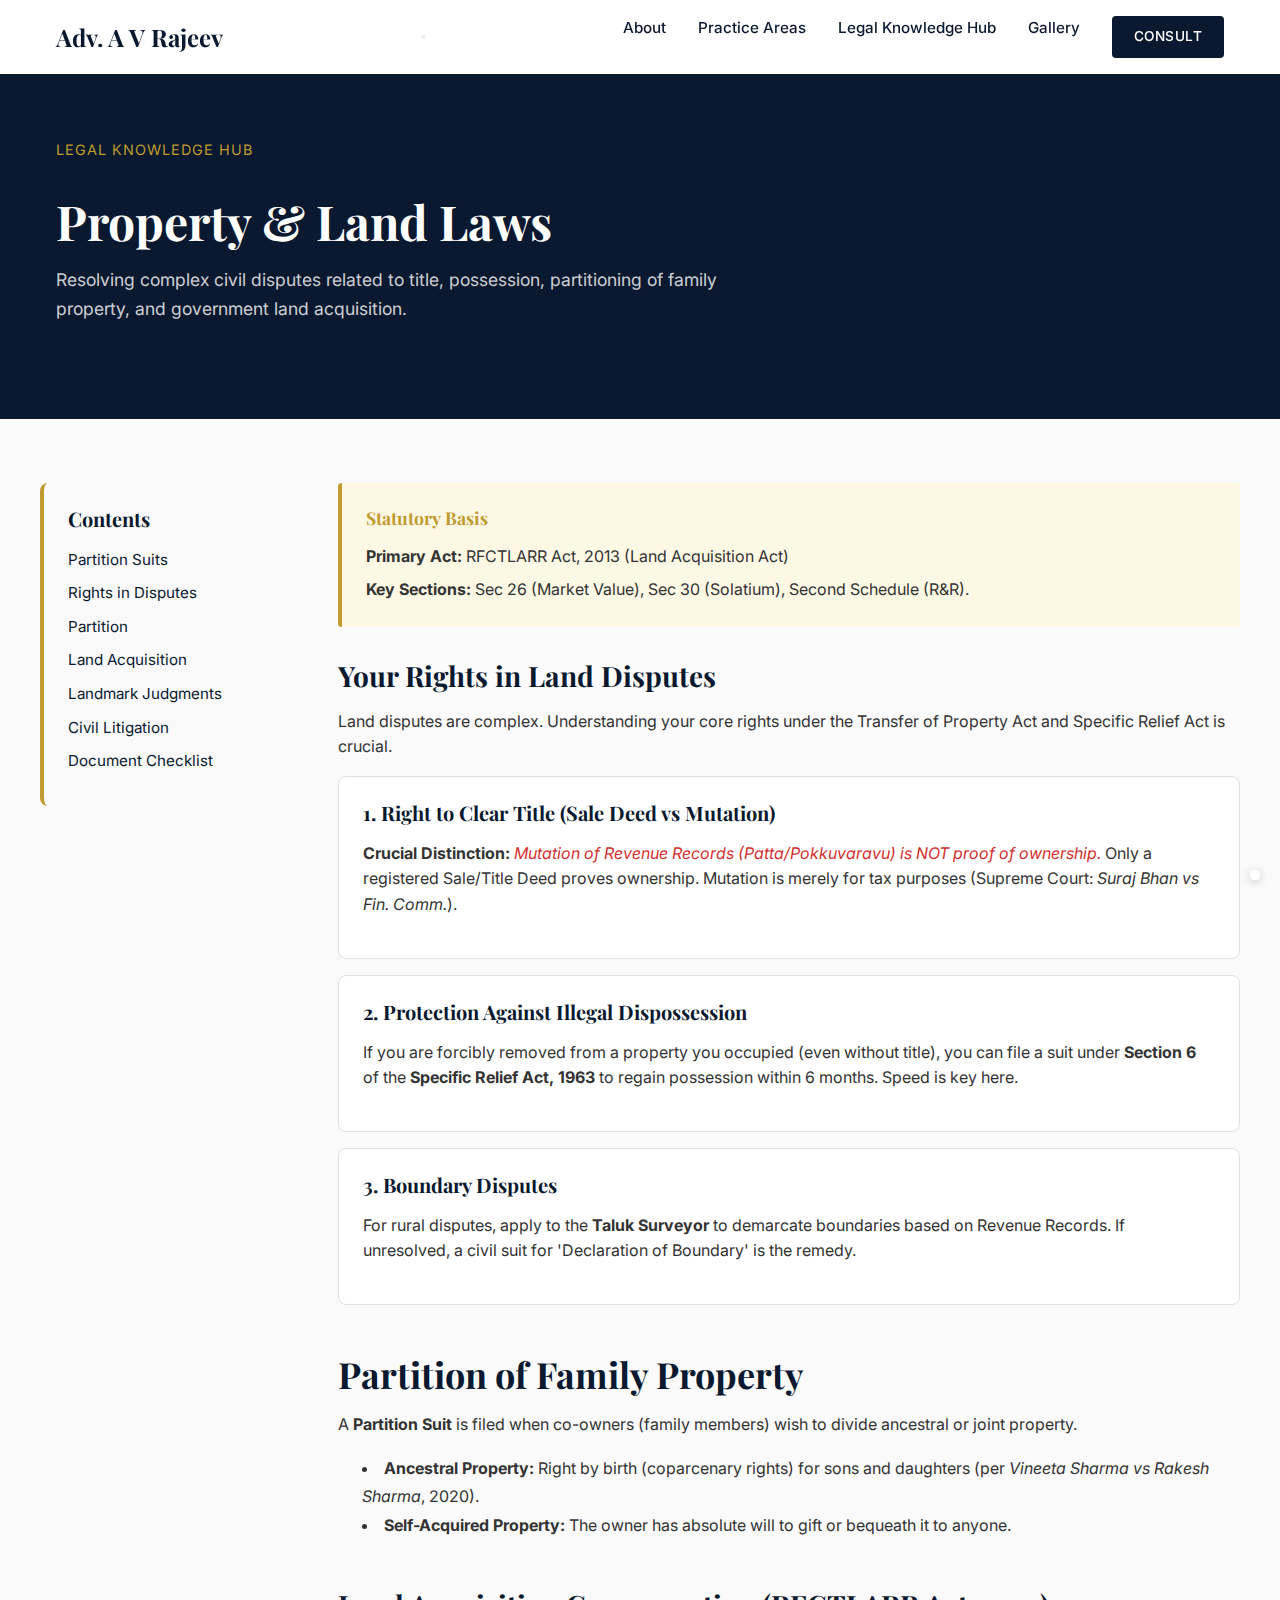
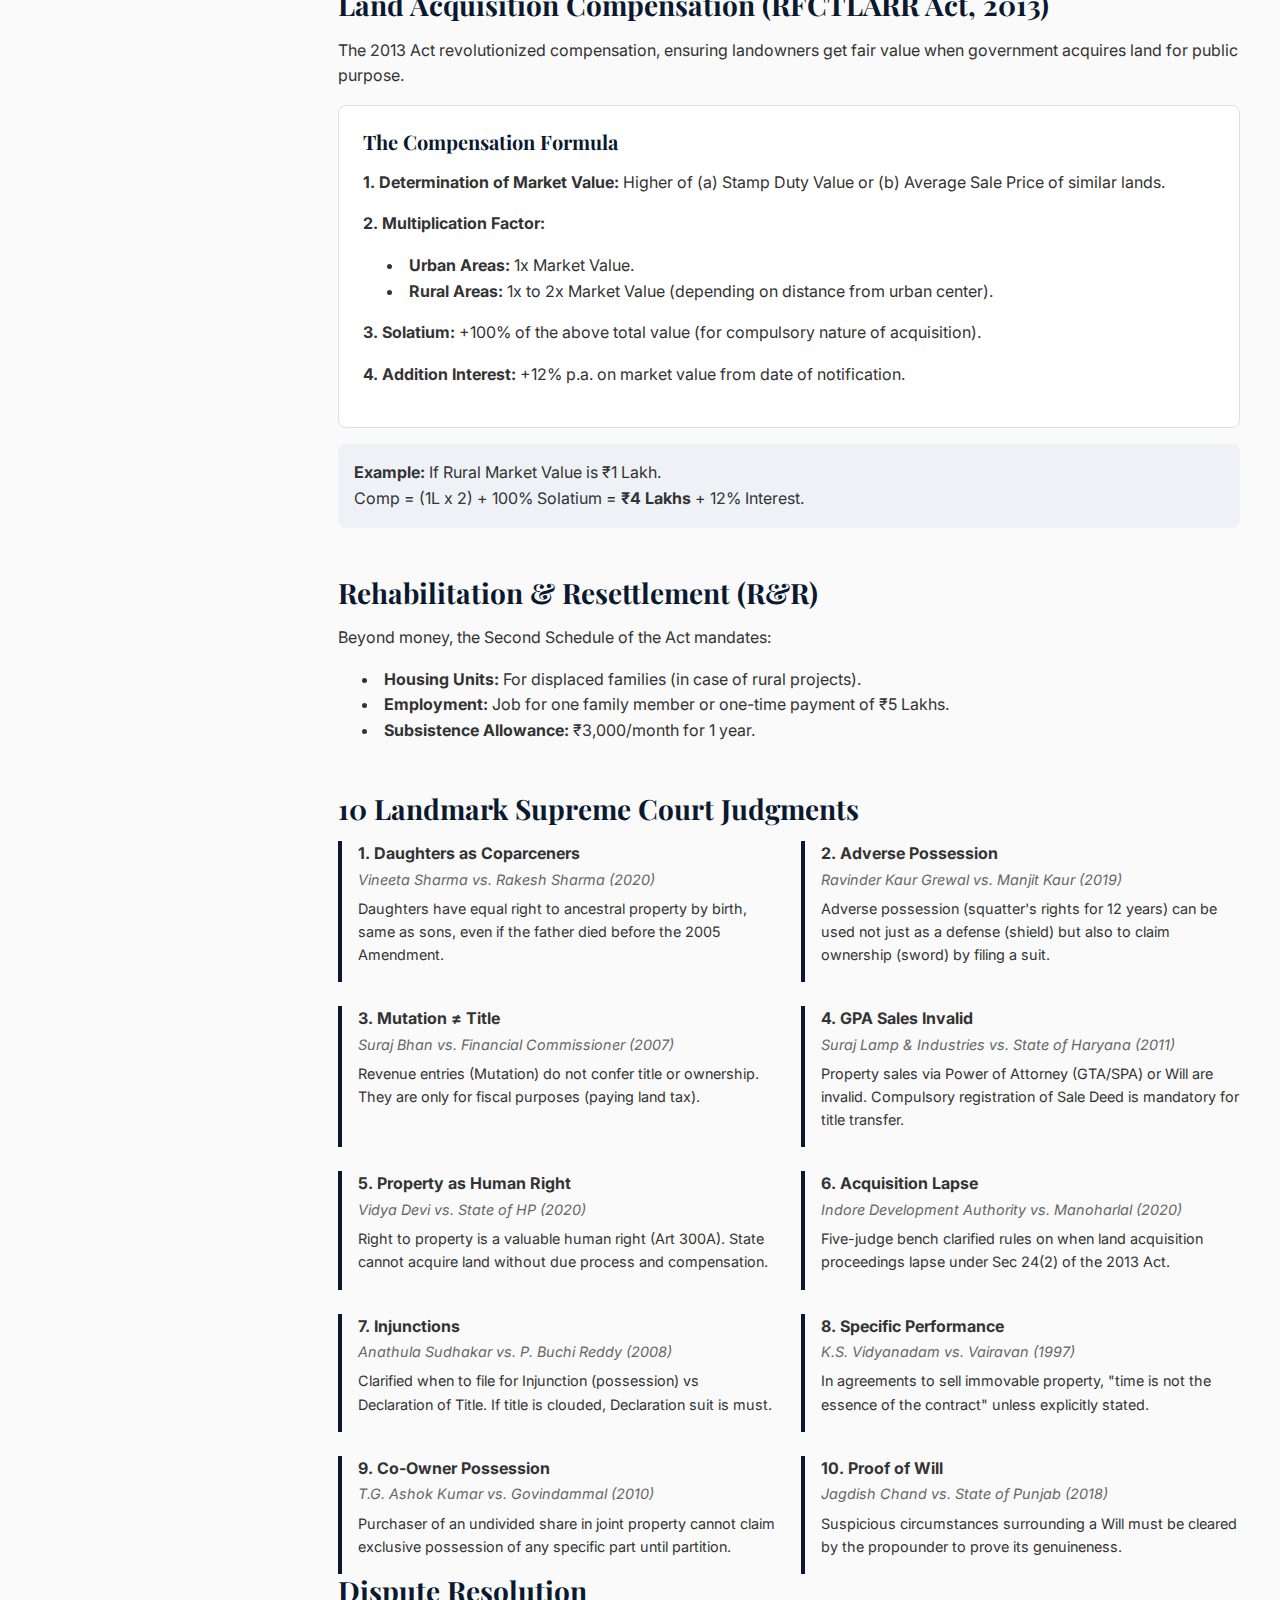
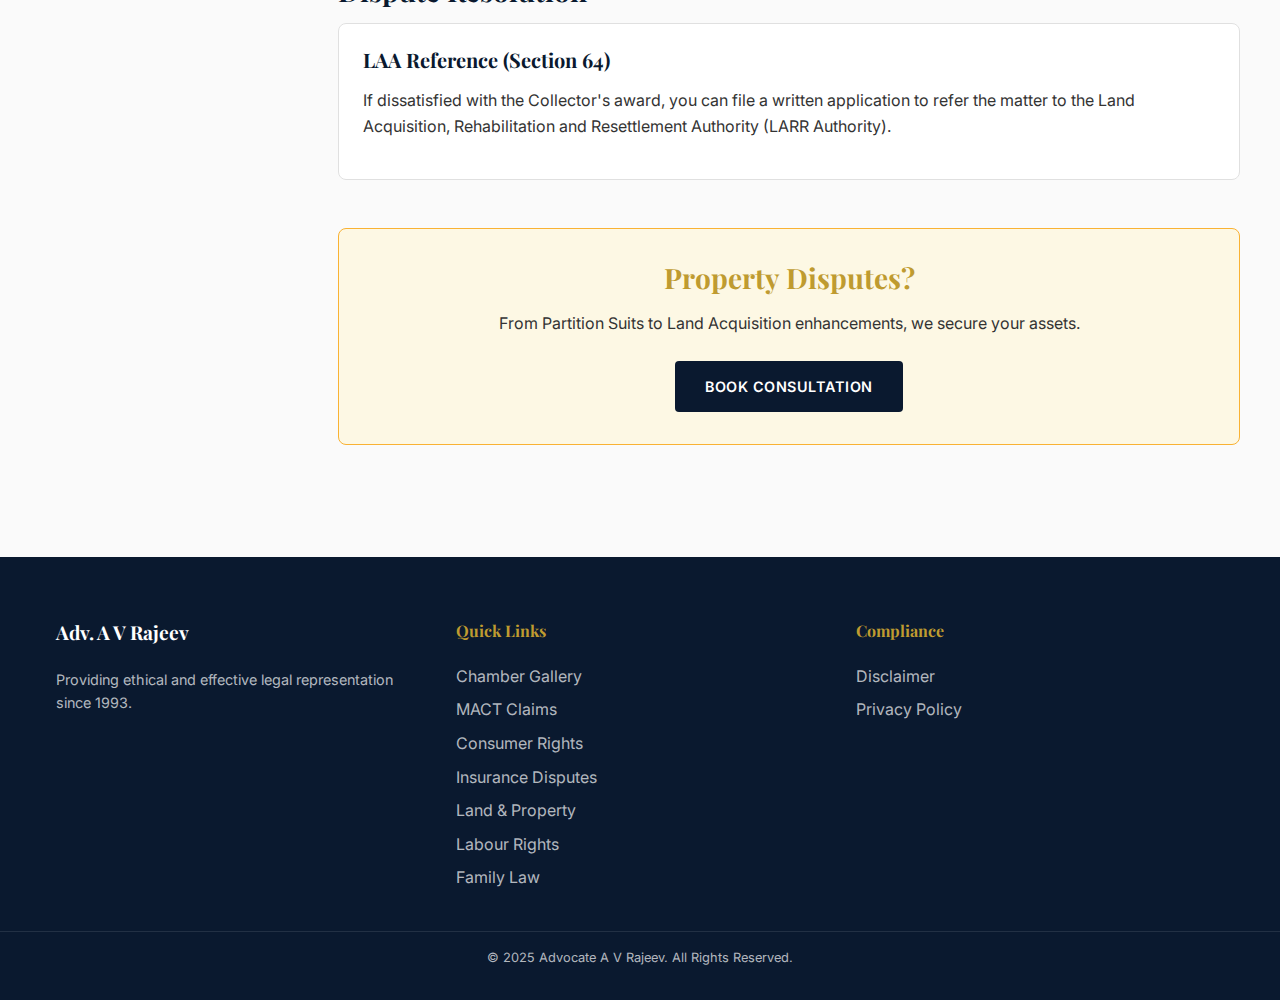
<file: land-rights.html>
<!DOCTYPE html>
<html lang="en">

<head>
  <meta charset="UTF-8">
  <meta name="viewport" content="width=device-width, initial-scale=1.0">
  <title>Property & Land Disputes | Advocate A V Rajeev</title>
  <meta name="description"
    content="Expert legal guide on Land Disputes, Partition Suits, and Land Acquisition (RFCTLARR Act) in Kerala. Understand your rights to clear title and possession." />
  <meta name="keywords"
    content="land dispute lawyer Kozhikode, properties Act Kerala, partition suit, land acquisition compensation, mutation rules" />
  <link rel="canonical" href="https://advavrajeev.in/land-rights.html" />

  <!-- Open Graph -->
  <meta property="og:type" content="article" />
  <meta property="og:title" content="Property & Land Disputes Rights | Adv. A V Rajeev" />
  <meta property="og:description"
    content="Understand the laws regarding partition, adverse possession, and land acquisition compensation in India." />
  <meta property="og:url" content="https://advavrajeev.in/land-rights.html" />

  <script type="application/ld+json">
    {
      "@context": "https://schema.org",
      "@type": "FAQPage",
      "mainEntity": [{
        "@type": "Question",
        "name": "Does mutation of revenue records prove ownership?",
        "acceptedAnswer": {
          "@type": "Answer",
          "text": "No. Mutation (Patta/Pokkuvaravu) is merely for tax purposes and does not confer title. Only a registered Sale Deed or Title Deed proves ownership (Suraj Bhan vs Fin. Comm.)."
        }
      }, {
        "@type": "Question",
        "name": "What is the time limit to file a suit if illegally dispossessed?",
        "acceptedAnswer": {
          "@type": "Answer",
          "text": "If you are forcibly removed from a property you occupied, you must file a suit under Section 6 of the Specific Relief Act, 1963 within 6 months to regain possession."
        }
      }, {
        "@type": "Question",
        "name": "Do daughters have equal rights to ancestral property?",
        "acceptedAnswer": {
          "@type": "Answer",
          "text": "Yes. Per the Supreme Court judgment in Vineeta Sharma vs. Rakesh Sharma (2020), daughters have equal coparcenary rights by birth in ancestral property, same as sons."
        }
      }]
    }
    </script>
  <link
    href="https://fonts.googleapis.com/css2?family=Inter:wght@400;500;600&family=Playfair+Display:wght@400;700&display=swap"
    rel="stylesheet">
  <link rel="stylesheet" href="css/style.css">
  <style>
    .toc {
      background: #f9f9f9;
      padding: 1.5rem;
      border-radius: 8px;
      border-left: 4px solid var(--color-accent);
      margin-bottom: 2rem;
    }

    .toc h4 {
      margin-top: 0;
    }

    .toc ul {
      list-style: none;
      padding-left: 0;
      margin-bottom: 0;
    }

    .toc li {
      margin-bottom: 0.5rem;
    }

    .toc a {
      font-size: 0.95rem;
      color: var(--color-primary);
    }

    .step-card {
      background: #fff;
      padding: 1.5rem;
      border: 1px solid var(--color-border);
      border-radius: 8px;
      margin-bottom: 1rem;
      position: relative;
    }

    .step-number {
      background: var(--color-primary);
      color: #fff;
      width: 30px;
      height: 30px;
      border-radius: 50%;
      display: inline-flex;
      align-items: center;
      justify-content: center;
      font-weight: bold;
      margin-right: 0.5rem;
    }
  </style>
</head>

<body>

  <nav class="navbar">
    <div class="container nav-container">
      <a href="index.html" class="logo">Adv. A V Rajeev</a>
      <button class="nav-toggle" aria-label="Toggle navigation" onclick="toggleNav()">
        <span class="dot"></span>
        <span class="dot"></span>
        <span class="dot"></span>
      </button>
      <div class="nav-links">
        <a href="index.html#about">About</a>
        <a href="index.html#practice-areas">Practice Areas</a>
        <a href="practice-areas.html">Legal Knowledge Hub</a>
        <a href="gallery.html">Gallery</a>
        <a href="contact.html" class="btn btn-primary" style="padding: 8px 20px; font-size: 0.85rem;">Consult</a>
      </div>
    </div>
  </nav>

  <header class="hero" style="padding: 4rem 0; background: var(--color-primary);">
    <div class="container">
      <p style="color: var(--color-accent); text-transform: uppercase; letter-spacing: 1px; font-size: 0.9rem;">Legal
        Knowledge Hub</p>
      <h1 style="color: #fff; margin-bottom: 1rem;">Property & Land Laws</h1>
      <p style="color: rgba(255,255,255,0.8); font-size: 1.1rem; max-width: 700px;">
        Resolving complex civil disputes related to title, possession, partitioning of family property, and government
        land acquisition.
      </p>
    </div>
  </header>

  <div class="container section">
    <div class="grid" style="grid-template-columns: 250px 1fr; gap: 3rem;">

      <!-- Sidebar / Table of Contents -->
      <aside>
        <div class="toc" style="position: sticky; top: 100px;">
          <h4>Contents</h4>
          <ul>
            <li><a href="#partition">Partition Suits</a></li>
            <li><a href="#general-rights">Rights in Disputes</a></li>
            <li><a href="#partition">Partition</a></li>
            <li><a href="#acquisition">Land Acquisition</a></li>
            <li><a href="#judgments">Landmark Judgments</a></li>
            <li><a href="#process">Civil Litigation</a></li>
            <li><a href="#documents">Document Checklist</a></li>
          </ul>
        </div>
      </aside>

      <!-- Main Content -->
      <article>

        <!-- Statutory Basis Block -->
        <div
          style="background: #fdf8e4; padding: 1.5rem; border-left: 4px solid #bf9b30; margin-bottom: 2rem; border-radius: 4px;">
          <h3 style="color: #bf9b30; margin-top: 0; font-size: 1.1rem;">Statutory Basis</h3>
          <p style="margin-bottom: 0.5rem;"><strong>Primary Act:</strong> RFCTLARR Act, 2013 (Land Acquisition Act)</p>
          <p style="margin-bottom: 0;"><strong>Key Sections:</strong> Sec 26 (Market Value), Sec 30 (Solatium), Second
            Schedule (R&R).</p>
        </div>

        <section id="general-rights" style="margin-bottom: 3rem;">
          <h3>Your Rights in Land Disputes</h3>
          <p>Land disputes are complex. Understanding your core rights under the Transfer of Property Act and Specific
            Relief Act is crucial.</p>

          <div class="step-card">
            <h4>1. Right to Clear Title (Sale Deed vs Mutation)</h4>
            <p><strong>Crucial Distinction:</strong> <em style="color: #d32f2f;">Mutation of Revenue Records
                (Patta/Pokkuvaravu) is NOT proof of ownership.</em> Only a registered Sale/Title Deed proves ownership.
              Mutation is merely for tax purposes (Supreme Court: <em>Suraj Bhan vs Fin. Comm.</em>).</p>
          </div>

          <div class="step-card">
            <h4>2. Protection Against Illegal Dispossession</h4>
            <p>If you are forcibly removed from a property you occupied (even without title), you can file a suit under
              <strong>Section 6</strong> of the <strong>Specific Relief Act, 1963</strong> to regain possession within 6
              months. Speed is key here.
            </p>
          </div>

          <div class="step-card">
            <h4>3. Boundary Disputes</h4>
            <p>For rural disputes, apply to the <strong>Taluk Surveyor</strong> to demarcate boundaries based on Revenue
              Records. If unresolved, a civil suit for 'Declaration of Boundary' is the remedy.</p>
          </div>
        </section>

        <section id="partition" style="margin-bottom: 3rem;">
          <h2>Partition of Family Property</h2>
          <p>
            A <strong>Partition Suit</strong> is filed when co-owners (family members) wish to divide ancestral or joint
            property.
          </p>
          <ul style="padding-left: 1.5rem; line-height: 1.8;">
            <li><strong>Ancestral Property:</strong> Right by birth (coparcenary rights) for sons and daughters (per
              <em>Vineeta Sharma vs Rakesh Sharma</em>, 2020).
            </li>
            <li><strong>Self-Acquired Property:</strong> The owner has absolute will to gift or bequeath it to anyone.
            </li>
          </ul>
        </section>

        <section id="acquisition" style="margin-bottom: 3rem;">
          <h3>Land Acquisition Compensation (RFCTLARR Act, 2013)</h3>
          <p>
            The 2013 Act revolutionized compensation, ensuring landowners get fair value when government acquires land
            for public purpose.
          </p>

          <div style="background: #fff; padding: 1.5rem; border: 1px solid var(--color-border); border-radius: 8px;">
            <h4>The Compensation Formula</h4>
            <p><strong>1. Determination of Market Value:</strong> Higher of (a) Stamp Duty Value or (b) Average Sale
              Price of similar lands.</p>
            <p><strong>2. Multiplication Factor:</strong></p>
            <ul style="padding-left: 1.5rem;">
              <li><strong>Urban Areas:</strong> 1x Market Value.</li>
              <li><strong>Rural Areas:</strong> 1x to 2x Market Value (depending on distance from urban center).</li>
            </ul>
            <p><strong>3. Solatium:</strong> +100% of the above total value (for compulsory nature of acquisition).</p>
            <p><strong>4. Addition Interest:</strong> +12% p.a. on market value from date of notification.</p>
          </div>

          <div style="margin-top: 1rem; background: #eef2f6; padding: 1rem; border-radius: 8px;">
            <p style="margin: 0;"><strong>Example:</strong> If Rural Market Value is ₹1 Lakh. <br> Comp = (1L x 2) +
              100% Solatium = <strong>₹4 Lakhs</strong> + 12% Interest.</p>
          </div>
        </section>

        <section id="rehab" style="margin-bottom: 3rem;">
          <h3>Rehabilitation & Resettlement (R&R)</h3>
          <p>Beyond money, the Second Schedule of the Act mandates:</p>
          <ul style="padding-left: 1.5rem;">
            <li><strong>Housing Units:</strong> For displaced families (in case of rural projects).</li>
            <li><strong>Employment:</strong> Job for one family member or one-time payment of ₹5 Lakhs.</li>
            <li><strong>Subsistence Allowance:</strong> ₹3,000/month for 1 year.</li>
          </ul>
        </section>

        <section id="judgments" style="margin-bottom: 3rem;">
          <h3>10 Landmark Supreme Court Judgments</h3>
          <div class="grid grid-2" style="gap: 1.5rem;">

            <!-- Daughters -->
            <div style="border-left: 4px solid var(--color-primary); padding-left: 1rem;">
              <strong>1. Daughters as Coparceners</strong><br>
              <em style="color: #666; font-size: 0.9rem;">Vineeta Sharma vs. Rakesh Sharma (2020)</em>
              <p style="font-size: 0.9rem; margin-top: 0.3rem;">Daughters have equal right to ancestral property by
                birth, same as sons, even if the father died before the 2005 Amendment.</p>
            </div>

            <!-- Adverse Possession -->
            <div style="border-left: 4px solid var(--color-primary); padding-left: 1rem;">
              <strong>2. Adverse Possession</strong><br>
              <em style="color: #666; font-size: 0.9rem;">Ravinder Kaur Grewal vs. Manjit Kaur (2019)</em>
              <p style="font-size: 0.9rem; margin-top: 0.3rem;">Adverse possession (squatter's rights for 12 years) can
                be used not just as a defense (shield) but also to claim ownership (sword) by filing a suit.</p>
            </div>

            <!-- Mutation -->
            <div style="border-left: 4px solid var(--color-primary); padding-left: 1rem;">
              <strong>3. Mutation ≠ Title</strong><br>
              <em style="color: #666; font-size: 0.9rem;">Suraj Bhan vs. Financial Commissioner (2007)</em>
              <p style="font-size: 0.9rem; margin-top: 0.3rem;">Revenue entries (Mutation) do not confer title or
                ownership. They are only for fiscal purposes (paying land tax).</p>
            </div>

            <!-- GPA Sales -->
            <div style="border-left: 4px solid var(--color-primary); padding-left: 1rem;">
              <strong>4. GPA Sales Invalid</strong><br>
              <em style="color: #666; font-size: 0.9rem;">Suraj Lamp & Industries vs. State of Haryana (2011)</em>
              <p style="font-size: 0.9rem; margin-top: 0.3rem;">Property sales via Power of Attorney (GTA/SPA) or Will
                are invalid. Compulsory registration of Sale Deed is mandatory for title transfer.</p>
            </div>

            <!-- Human Right -->
            <div style="border-left: 4px solid var(--color-primary); padding-left: 1rem;">
              <strong>5. Property as Human Right</strong><br>
              <em style="color: #666; font-size: 0.9rem;">Vidya Devi vs. State of HP (2020)</em>
              <p style="font-size: 0.9rem; margin-top: 0.3rem;">Right to property is a valuable human right (Art 300A).
                State cannot acquire land without due process and compensation.</p>
            </div>

            <!-- Land Acquisition Lapse -->
            <div style="border-left: 4px solid var(--color-primary); padding-left: 1rem;">
              <strong>6. Acquisition Lapse</strong><br>
              <em style="color: #666; font-size: 0.9rem;">Indore Development Authority vs. Manoharlal (2020)</em>
              <p style="font-size: 0.9rem; margin-top: 0.3rem;">Five-judge bench clarified rules on when land
                acquisition proceedings lapse under Sec 24(2) of the 2013 Act.</p>
            </div>

            <!-- Specific Performance -->
            <div style="border-left: 4px solid var(--color-primary); padding-left: 1rem;">
              <strong>7. Injunctions</strong><br>
              <em style="color: #666; font-size: 0.9rem;">Anathula Sudhakar vs. P. Buchi Reddy (2008)</em>
              <p style="font-size: 0.9rem; margin-top: 0.3rem;">Clarified when to file for Injunction (possession) vs
                Declaration of Title. If title is clouded, Declaration suit is must.</p>
            </div>

            <!-- Limitation Act -->
            <div style="border-left: 4px solid var(--color-primary); padding-left: 1rem;">
              <strong>8. Specific Performance</strong><br>
              <em style="color: #666; font-size: 0.9rem;">K.S. Vidyanadam vs. Vairavan (1997)</em>
              <p style="font-size: 0.9rem; margin-top: 0.3rem;">In agreements to sell immovable property, "time is not
                the essence of the contract" unless explicitly stated.</p>
            </div>

            <!-- Co-Owner Rights -->
            <div style="border-left: 4px solid var(--color-primary); padding-left: 1rem;">
              <strong>9. Co-Owner Possession</strong><br>
              <em style="color: #666; font-size: 0.9rem;">T.G. Ashok Kumar vs. Govindammal (2010)</em>
              <p style="font-size: 0.9rem; margin-top: 0.3rem;">Purchaser of an undivided share in joint property cannot
                claim exclusive possession of any specific part until partition.</p>
            </div>

            <!-- Will Validity -->
            <div style="border-left: 4px solid var(--color-primary); padding-left: 1rem;">
              <strong>10. Proof of Will</strong><br>
              <em style="color: #666; font-size: 0.9rem;">Jagdish Chand vs. State of Punjab (2018)</em>
              <p style="font-size: 0.9rem; margin-top: 0.3rem;">Suspicious circumstances surrounding a Will must be
                cleared by the propounder to prove its genuineness.</p>
            </div>

          </div>

          <section id="process" style="margin-bottom: 3rem;">
            <h3>Dispute Resolution</h3>
            <div class="step-card">
              <h4>LAA Reference (Section 64)</h4>
              <p>If dissatisfied with the Collector's award, you can file a written application to refer the matter to
                the
                Land Acquisition, Rehabilitation and Resettlement Authority (LARR Authority).</p>
            </div>
          </section>

          <div
            style="background: #fdf8e4; padding: 2rem; border-radius: 8px; border: 1px solid #f9b233; text-align: center;">
            <h3 style="color: #bf9b30; margin-bottom: 1rem;">Property Disputes?</h3>
            <p style="margin-bottom: 1.5rem;">From Partition Suits to Land Acquisition enhancements, we secure your
              assets.</p>
            <a href="contact.html" class="btn btn-primary">Book Consultation</a>
          </div>

      </article>
    </div>
  </div>

  <footer class="footer">
    <div class="container grid grid-3">
      <div>
        <h3 style="color: #fff;">Adv. A V Rajeev</h3>
        <p style="font-size: 0.9rem;">Providing ethical and effective legal representation since 1993.</p>
      </div>
      <div>
        <h3 style="font-size: 1rem; color: var(--color-accent);">Quick Links</h3>
        <a href="gallery.html">Chamber Gallery</a>
        <a href="mact-rights.html">MACT Claims</a>
        <a href="consumer-rights.html">Consumer Rights</a>
        <a href="insurance-rights.html">Insurance Disputes</a>
        <a href="land-rights.html">Land & Property</a>
        <a href="labour-rights.html">Labour Rights</a>
        <a href="family-rights.html">Family Law</a>
      </div>
      <div>
        <h3 style="font-size: 1rem; color: var(--color-accent);">Compliance</h3>
        <a href="disclaimer.html">Disclaimer</a>
        <a href="disclaimer.html">Privacy Policy</a>
      </div>
    </div>
    <div class="text-center"
      style="margin-top: 2rem; font-size: 0.8rem; border-top: 1px solid rgba(255,255,255,0.1); padding-top: 1rem;">
      &copy; 2025 Advocate A V Rajeev. All Rights Reserved.
    </div>
  </footer>

  <script src="js/main.js"></script>
</body>

</html>
</file>
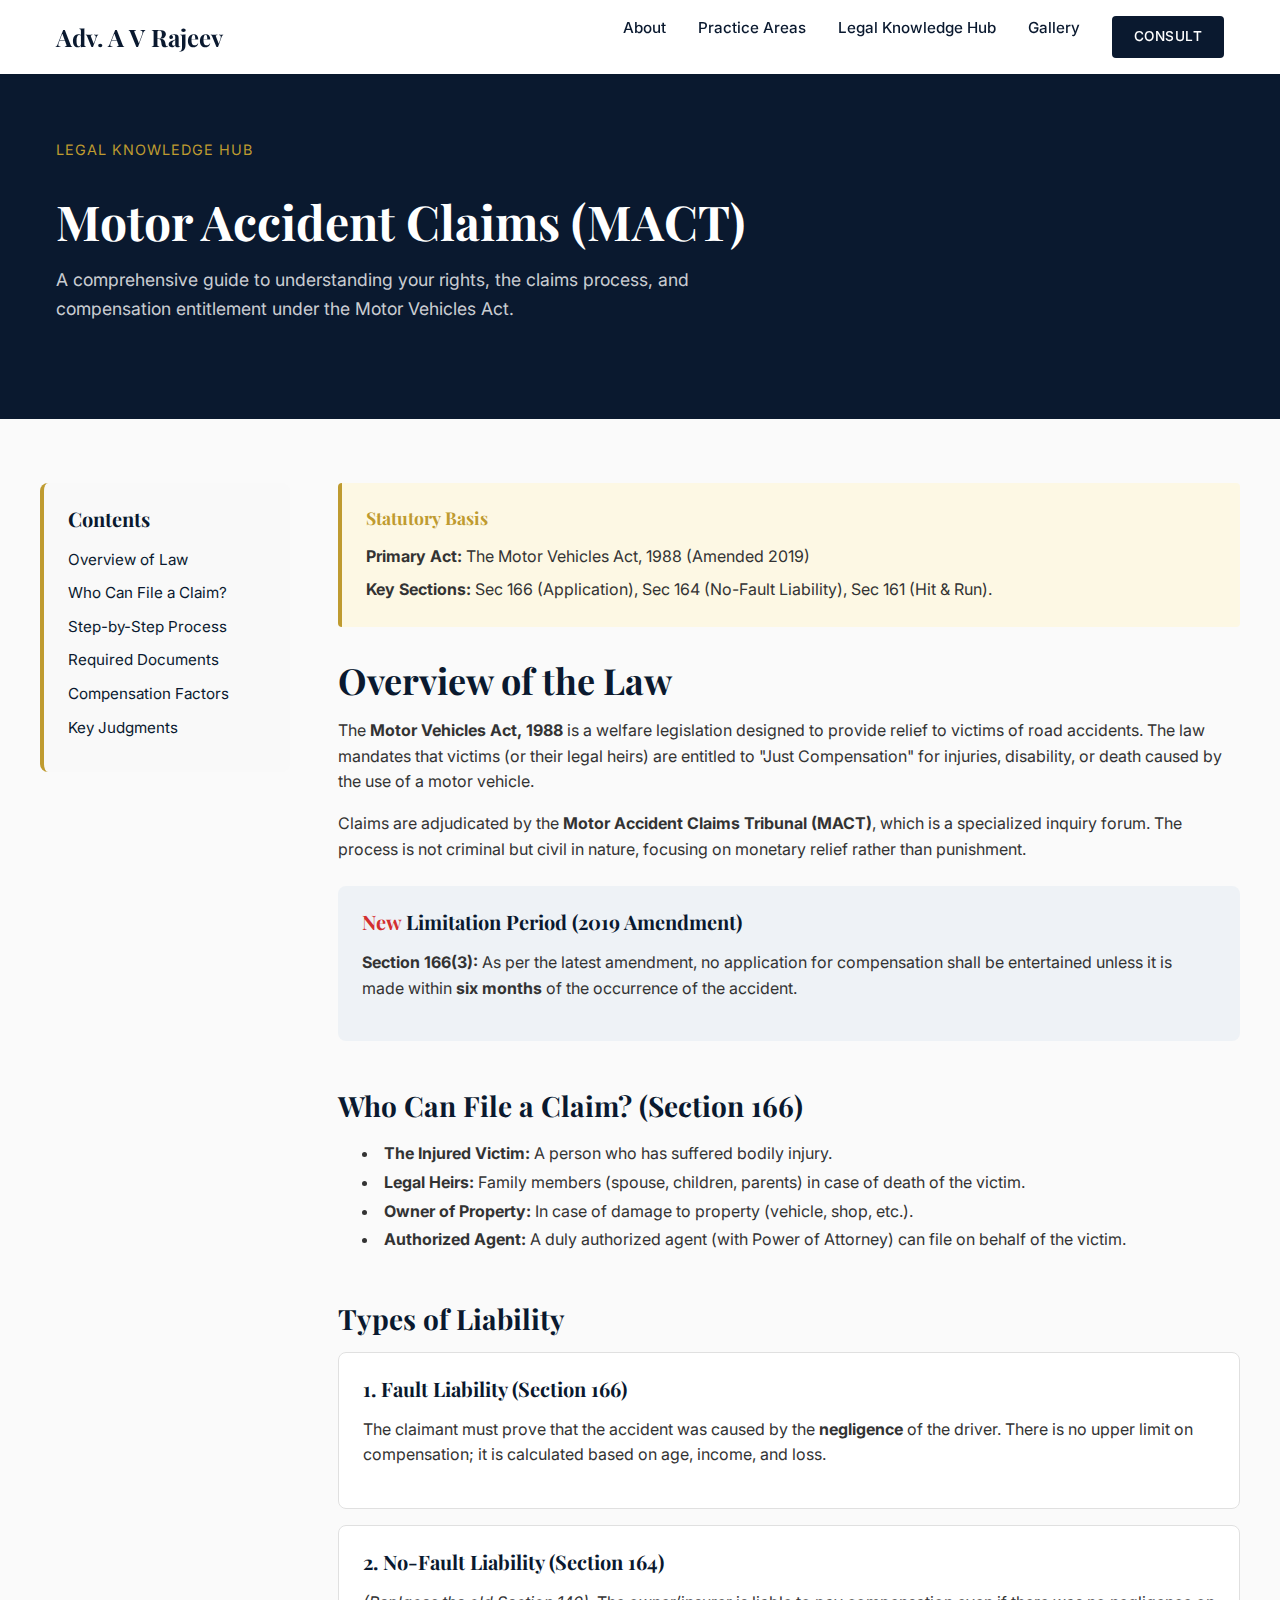
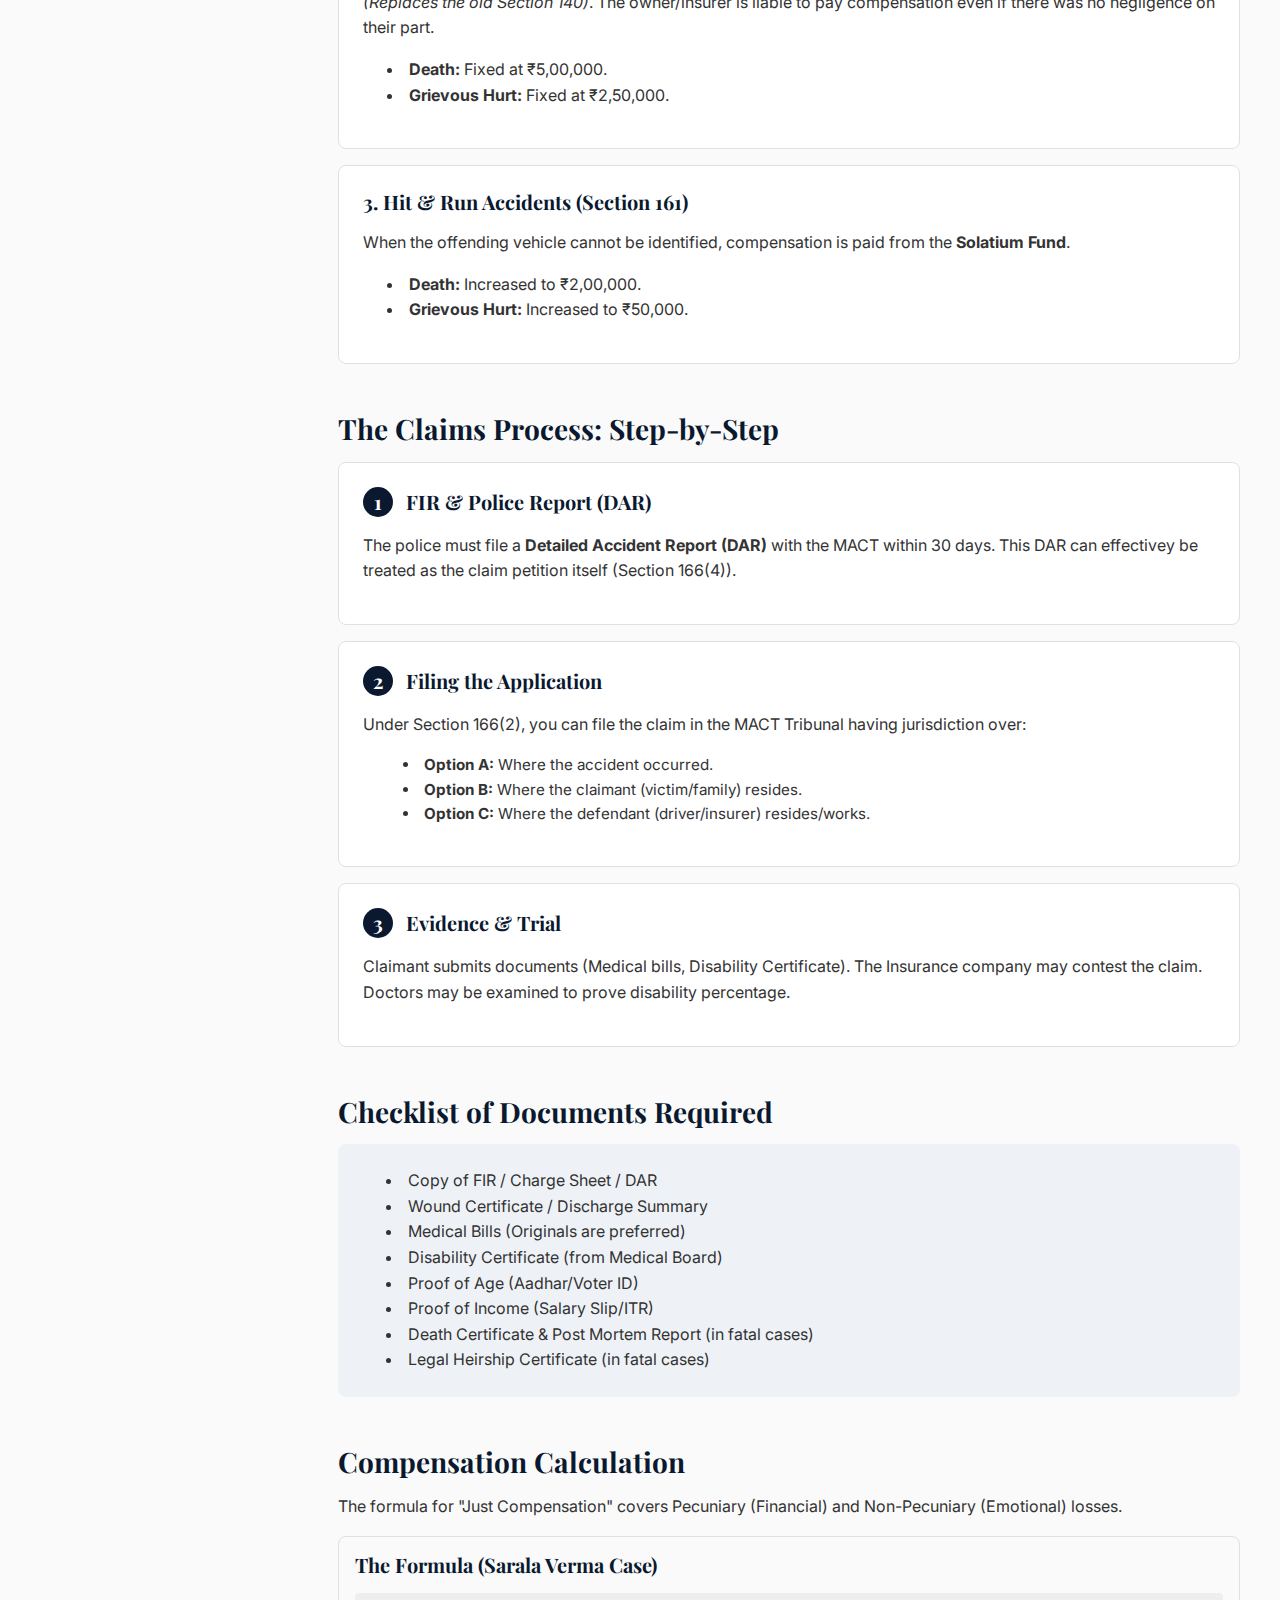
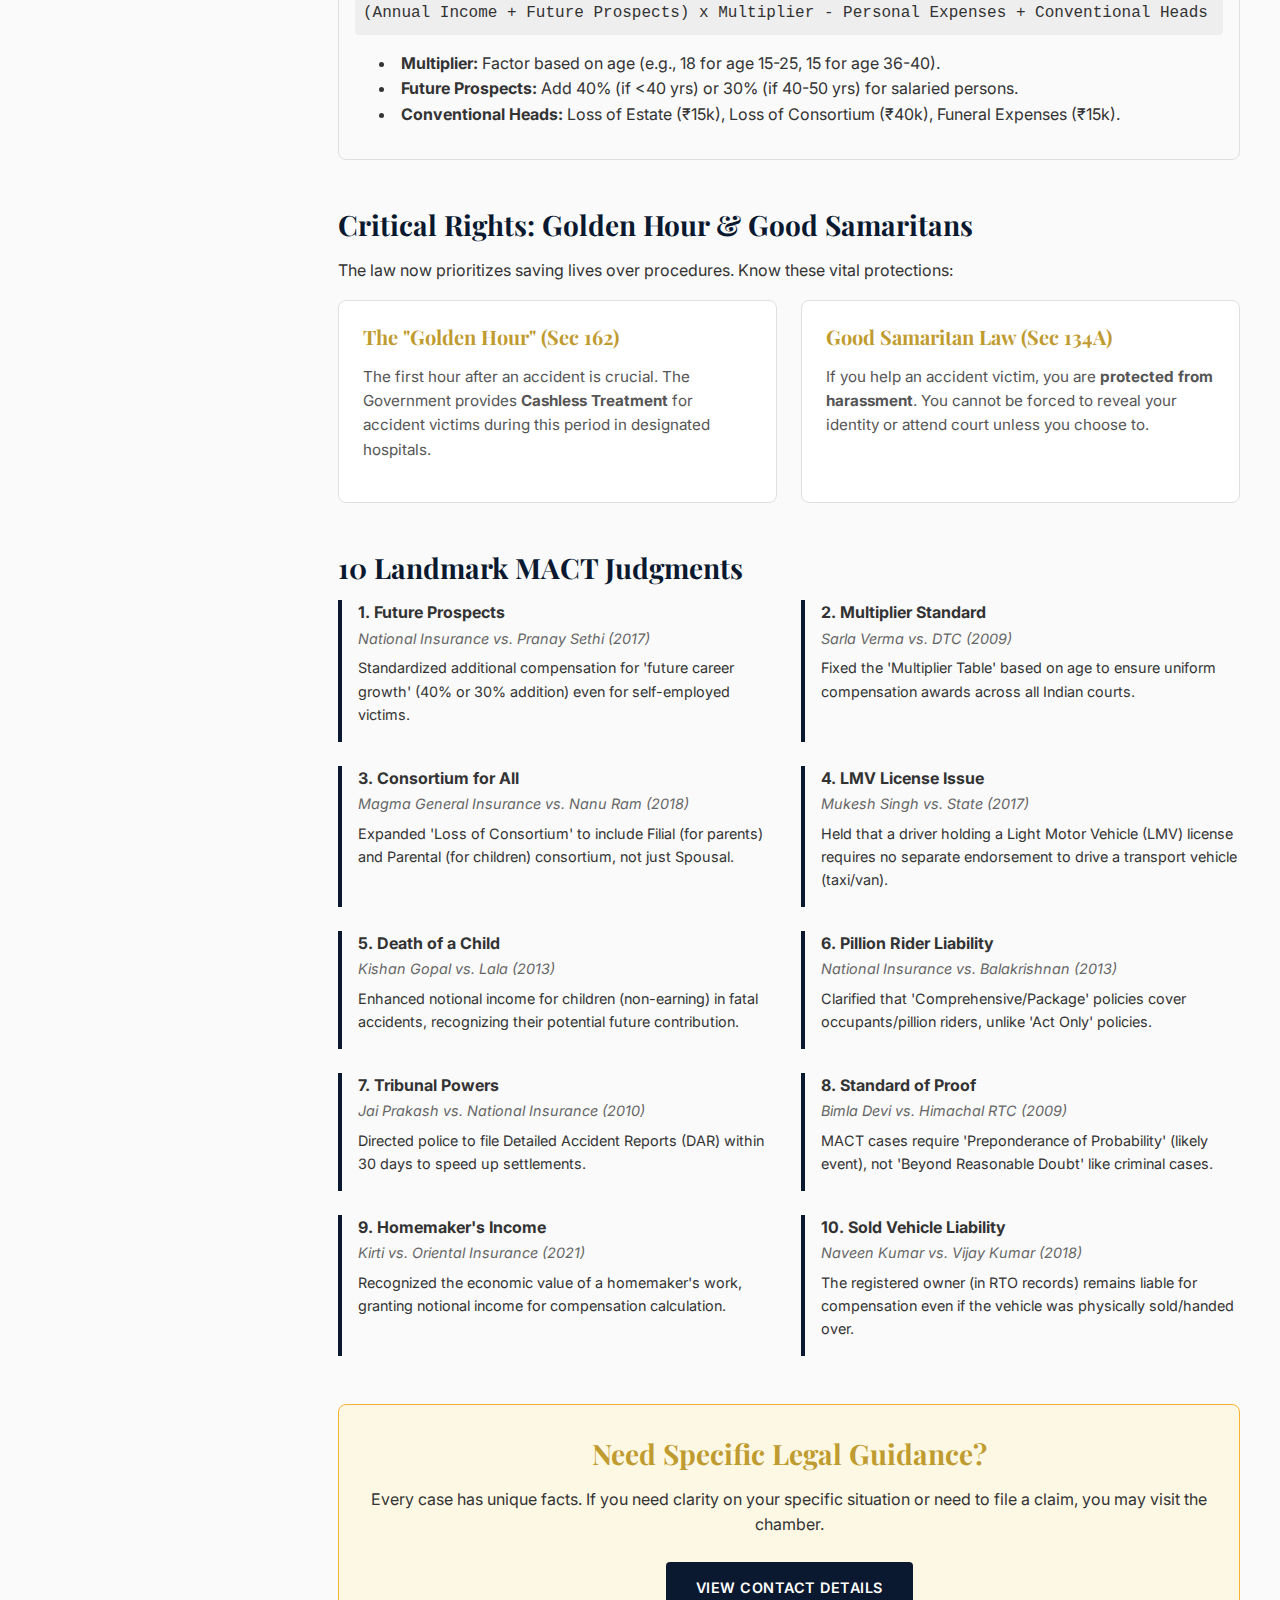
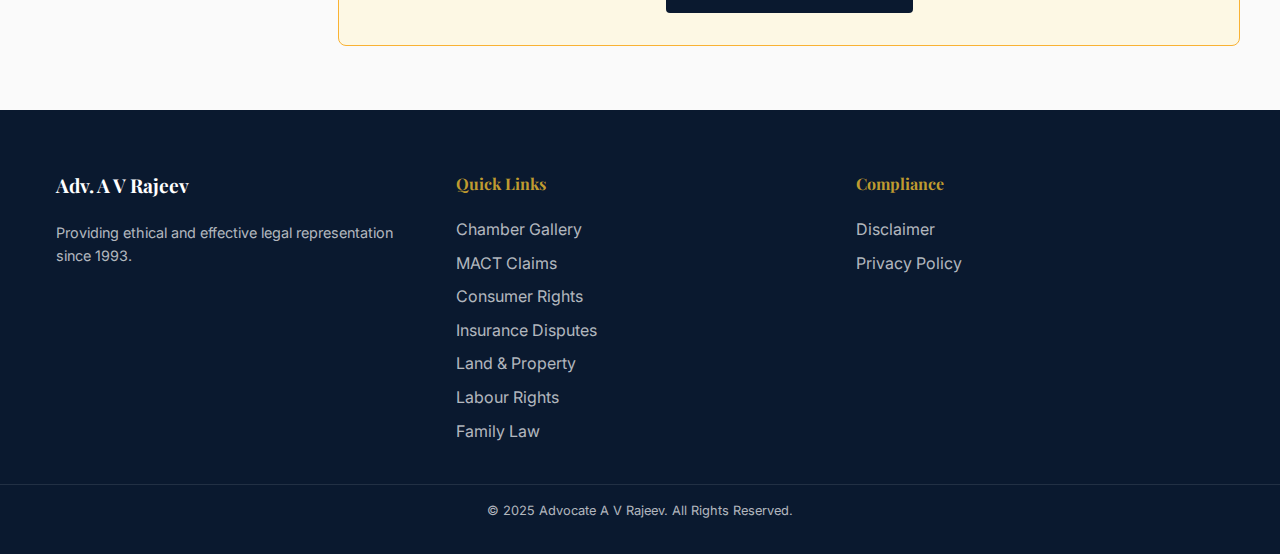
<file: mact-rights.html>
<!DOCTYPE html>
<html lang="en">

<head>
  <meta charset="UTF-8">
  <meta name="viewport" content="width=device-width, initial-scale=1.0">
  <title>MACT Claims Process & Law | Advocate A V Rajeev</title>
  <link
    href="https://fonts.googleapis.com/css2?family=Inter:wght@400;500;600&family=Playfair+Display:wght@400;700&display=swap"
    rel="stylesheet">
  <link rel="stylesheet" href="css/style.css">
  <style>
    .toc {
      background: #f9f9f9;
      padding: 1.5rem;
      border-radius: 8px;
      border-left: 4px solid var(--color-accent);
      margin-bottom: 2rem;
    }

    .toc h4 {
      margin-top: 0;
    }

    .toc ul {
      list-style: none;
      padding-left: 0;
      margin-bottom: 0;
    }

    .toc li {
      margin-bottom: 0.5rem;
    }

    .toc a {
      font-size: 0.95rem;
      color: var(--color-primary);
    }

    .step-card {
      background: #fff;
      padding: 1.5rem;
      border: 1px solid var(--color-border);
      border-radius: 8px;
      margin-bottom: 1rem;
      position: relative;
    }

    .step-number {
      background: var(--color-primary);
      color: #fff;
      width: 30px;
      height: 30px;
      border-radius: 50%;
      display: inline-flex;
      align-items: center;
      justify-content: center;
      font-weight: bold;
      margin-right: 0.5rem;
    }
  </style>
</head>

<body>

  <nav class="navbar">
    <div class="container nav-container">
      <a href="index.html" class="logo">Adv. A V Rajeev</a>
      <div class="nav-links">
        <a href="index.html#about">About</a>
        <a href="index.html#practice-areas">Practice Areas</a>
        <a href="practice-areas.html">Legal Knowledge Hub</a>
        <a href="gallery.html">Gallery</a>
        <a href="contact.html" class="btn btn-primary" style="padding: 8px 20px; font-size: 0.85rem;">Consult</a>
      </div>
    </div>
  </nav>

  <header class="hero" style="padding: 4rem 0; background: var(--color-primary);">
    <div class="container">
      <p style="color: var(--color-accent); text-transform: uppercase; letter-spacing: 1px; font-size: 0.9rem;">Legal
        Knowledge Hub</p>
      <h1 style="color: #fff; margin-bottom: 1rem;">Motor Accident Claims (MACT)</h1>
      <p style="color: rgba(255,255,255,0.8); font-size: 1.1rem; max-width: 700px;">
        A comprehensive guide to understanding your rights, the claims process, and compensation entitlement under the
        Motor Vehicles Act.
      </p>
    </div>
  </header>

  <div class="container section">
    <div class="grid" style="grid-template-columns: 250px 1fr; gap: 3rem;">

      <!-- Sidebar / Table of Contents -->
      <aside>
        <div class="toc" style="position: sticky; top: 100px;">
          <h4>Contents</h4>
          <ul>
            <li><a href="#overview">Overview of Law</a></li>
            <li><a href="#who-can-claim">Who Can File a Claim?</a></li>
            <li><a href="#process">Step-by-Step Process</a></li>
            <li><a href="#documents">Required Documents</a></li>
            <li><a href="#compensation">Compensation Factors</a></li>
            <li><a href="#judgments">Key Judgments</a></li>
          </ul>
        </div>
      </aside>

      <!-- Main Content -->
      <article>

        <!-- Statutory Basis Block -->
        <div
          style="background: #fdf8e4; padding: 1.5rem; border-left: 4px solid #bf9b30; margin-bottom: 2rem; border-radius: 4px;">
          <h3 style="color: #bf9b30; margin-top: 0; font-size: 1.1rem;">Statutory Basis</h3>
          <p style="margin-bottom: 0.5rem;"><strong>Primary Act:</strong> The Motor Vehicles Act, 1988 (Amended 2019)
          </p>
          <p style="margin-bottom: 0;"><strong>Key Sections:</strong> Sec 166 (Application), Sec 164 (No-Fault
            Liability), Sec 161 (Hit & Run).</p>
        </div>

        <section id="overview" style="margin-bottom: 3rem;">
          <h2>Overview of the Law</h2>
          <p>
            The <strong>Motor Vehicles Act, 1988</strong> is a welfare legislation designed to provide relief to victims
            of road accidents. The law mandates that victims (or their legal heirs) are entitled to "Just Compensation"
            for injuries, disability, or death caused by the use of a motor vehicle.
          </p>
          <p>
            Claims are adjudicated by the <strong>Motor Accident Claims Tribunal (MACT)</strong>, which is a specialized
            inquiry forum. The process is not criminal but civil in nature, focusing on monetary relief rather than
            punishment.
          </p>

          <!-- Key Amendment Box -->
          <div style="background: #eef2f6; padding: 1.5rem; border-radius: 8px; margin-top: 1.5rem;">
            <h4 style="color: var(--color-primary); margin-top: 0;"><span style="color: #d32f2f;">New</span> Limitation
              Period (2019 Amendment)</h4>
            <p><strong>Section 166(3):</strong> As per the latest amendment, no application for compensation shall be
              entertained unless it is made within <strong>six months</strong> of the occurrence of the accident.</p>
          </div>
        </section>

        <section id="who-can-claim" style="margin-bottom: 3rem;">
          <h3>Who Can File a Claim? (Section 166)</h3>
          <ul style="padding-left: 1.5rem; line-height: 1.8;">
            <li><strong>The Injured Victim:</strong> A person who has suffered bodily injury.</li>
            <li><strong>Legal Heirs:</strong> Family members (spouse, children, parents) in case of death of the victim.
            </li>
            <li><strong>Owner of Property:</strong> In case of damage to property (vehicle, shop, etc.).</li>
            <li><strong>Authorized Agent:</strong> A duly authorized agent (with Power of Attorney) can file on behalf
              of the victim.</li>
          </ul>
        </section>

        <section id="liability" style="margin-bottom: 3rem;">
          <h3>Types of Liability</h3>

          <div class="step-card">
            <h4>1. Fault Liability (Section 166)</h4>
            <p>The claimant must prove that the accident was caused by the <strong>negligence</strong> of the driver.
              There is no upper limit on compensation; it is calculated based on age, income, and loss.</p>
          </div>

          <div class="step-card">
            <h4>2. No-Fault Liability (Section 164)</h4>
            <p><em>(Replaces the old Section 140)</em>. The owner/insurer is liable to pay compensation even if there
              was no negligence on their part.</p>
            <ul style="margin-top: 0.5rem; padding-left: 1.5rem;">
              <li><strong>Death:</strong> Fixed at ₹5,00,000.</li>
              <li><strong>Grievous Hurt:</strong> Fixed at ₹2,50,000.</li>
            </ul>
          </div>

          <div class="step-card">
            <h4>3. Hit & Run Accidents (Section 161)</h4>
            <p>When the offending vehicle cannot be identified, compensation is paid from the <strong>Solatium
                Fund</strong>.</p>
            <ul style="margin-top: 0.5rem; padding-left: 1.5rem;">
              <li><strong>Death:</strong> Increased to ₹2,00,000.</li>
              <li><strong>Grievous Hurt:</strong> Increased to ₹50,000.</li>
            </ul>
          </div>
        </section>

        <section id="process" style="margin-bottom: 3rem;">
          <h3>The Claims Process: Step-by-Step</h3>

          <div class="step-card">
            <h4><span class="step-number">1</span> FIR & Police Report (DAR)</h4>
            <p>The police must file a <strong>Detailed Accident Report (DAR)</strong> with the MACT within 30 days. This
              DAR can effectivey be treated as the claim petition itself (Section 166(4)).</p>
          </div>

          <div class="step-card">
            <h4><span class="step-number">2</span> Filing the Application</h4>
            <p>Under Section 166(2), you can file the claim in the MACT Tribunal having jurisdiction over:</p>
            <ul style="padding-left: 2.5rem; margin-top: 0.5rem; font-size: 0.95rem;">
              <li><strong>Option A:</strong> Where the accident occurred.</li>
              <li><strong>Option B:</strong> Where the claimant (victim/family) resides.</li>
              <li><strong>Option C:</strong> Where the defendant (driver/insurer) resides/works.</li>
            </ul>
          </div>

          <div class="step-card">
            <h4><span class="step-number">3</span> Evidence & Trial</h4>
            <p>Claimant submits documents (Medical bills, Disability Certificate). The Insurance company may contest the
              claim. Doctors may be examined to prove disability percentage.</p>
          </div>
        </section>

        <section id="documents" style="margin-bottom: 3rem;">
          <h3>Checklist of Documents Required</h3>
          <div style="background: #eef2f6; padding: 1.5rem; border-radius: 8px;">
            <ul style="padding-left: 1.5rem; margin-bottom: 0;">
              <li>Copy of FIR / Charge Sheet / DAR</li>
              <li>Wound Certificate / Discharge Summary</li>
              <li>Medical Bills (Originals are preferred)</li>
              <li>Disability Certificate (from Medical Board)</li>
              <li>Proof of Age (Aadhar/Voter ID)</li>
              <li>Proof of Income (Salary Slip/ITR)</li>
              <li>Death Certificate & Post Mortem Report (in fatal cases)</li>
              <li>Legal Heirship Certificate (in fatal cases)</li>
            </ul>
          </div>
        </section>

        <section id="compensation" style="margin-bottom: 3rem;">
          <h3>Compensation Calculation</h3>
          <p>The formula for "Just Compensation" covers Pecuniary (Financial) and Non-Pecuniary (Emotional) losses.</p>

          <div style="margin-top: 1rem; border: 1px solid var(--color-border); padding: 1rem; border-radius: 8px;">
            <h4 style="margin-top: 0;">The Formula (Sarala Verma Case)</h4>
            <p style="font-family: monospace; background: #eee; padding: 0.5rem; border-radius: 4px;">(Annual Income +
              Future Prospects) x Multiplier - Personal Expenses + Conventional Heads</p>
            <ul style="padding-left: 1.5rem; margin-top: 1rem;">
              <li><strong>Multiplier:</strong> Factor based on age (e.g., 18 for age 15-25, 15 for age 36-40).</li>
              <li><strong>Future Prospects:</strong> Add 40% (if <40 yrs) or 30% (if 40-50 yrs) for salaried
                  persons.</li>
              <li><strong>Conventional Heads:</strong> Loss of Estate (₹15k), Loss of Consortium (₹40k), Funeral
                Expenses (₹15k).</li>
            </ul>
          </div>
        </section>

        <section id="practical-laws" style="margin-bottom: 3rem;">
          <h3>Critical Rights: Golden Hour & Good Samaritans</h3>
          <p>The law now prioritizes saving lives over procedures. Know these vital protections:</p>
          <div class="grid grid-2" style="gap: 1.5rem; margin-top: 1rem;">
            <div style="background: #fff; border: 1px solid var(--color-border); padding: 1.5rem; border-radius: 8px;">
              <h4 style="margin-top: 0; color: #bf9b30;">The "Golden Hour" (Sec 162)</h4>
              <p style="font-size: 0.95rem; color: #555;">The first hour after an accident is crucial. The Government
                provides <strong>Cashless Treatment</strong> for accident victims during this period in designated
                hospitals.</p>
            </div>
            <div style="background: #fff; border: 1px solid var(--color-border); padding: 1.5rem; border-radius: 8px;">
              <h4 style="margin-top: 0; color: #bf9b30;">Good Samaritan Law (Sec 134A)</h4>
              <p style="font-size: 0.95rem; color: #555;">If you help an accident victim, you are <strong>protected from
                  harassment</strong>. You cannot be forced to reveal your identity or attend court unless you choose
                to.</p>
            </div>
          </div>
        </section>

        <section id="judgments" style="margin-bottom: 3rem;">
          <h3>10 Landmark MACT Judgments</h3>
          <div class="grid grid-2" style="gap: 1.5rem;">

            <!-- Future Prospects -->
            <div style="border-left: 4px solid var(--color-primary); padding-left: 1rem;">
              <strong>1. Future Prospects</strong><br>
              <em style="color: #666; font-size: 0.9rem;">National Insurance vs. Pranay Sethi (2017)</em>
              <p style="font-size: 0.9rem; margin-top: 0.3rem;">Standardized additional compensation for 'future career
                growth' (40% or 30% addition) even for self-employed victims.</p>
            </div>

            <!-- Multiplier -->
            <div style="border-left: 4px solid var(--color-primary); padding-left: 1rem;">
              <strong>2. Multiplier Standard</strong><br>
              <em style="color: #666; font-size: 0.9rem;">Sarla Verma vs. DTC (2009)</em>
              <p style="font-size: 0.9rem; margin-top: 0.3rem;">Fixed the 'Multiplier Table' based on age to ensure
                uniform compensation awards across all Indian courts.</p>
            </div>

            <!-- Consortium -->
            <div style="border-left: 4px solid var(--color-primary); padding-left: 1rem;">
              <strong>3. Consortium for All</strong><br>
              <em style="color: #666; font-size: 0.9rem;">Magma General Insurance vs. Nanu Ram (2018)</em>
              <p style="font-size: 0.9rem; margin-top: 0.3rem;">Expanded 'Loss of Consortium' to include Filial (for
                parents) and Parental (for children) consortium, not just Spousal.</p>
            </div>

            <!-- Driving License -->
            <div style="border-left: 4px solid var(--color-primary); padding-left: 1rem;">
              <strong>4. LMV License Issue</strong><br>
              <em style="color: #666; font-size: 0.9rem;">Mukesh Singh vs. State (2017)</em>
              <p style="font-size: 0.9rem; margin-top: 0.3rem;">Held that a driver holding a Light Motor Vehicle (LMV)
                license requires no separate endorsement to drive a transport vehicle (taxi/van).</p>
            </div>

            <!-- Child Death -->
            <div style="border-left: 4px solid var(--color-primary); padding-left: 1rem;">
              <strong>5. Death of a Child</strong><br>
              <em style="color: #666; font-size: 0.9rem;">Kishan Gopal vs. Lala (2013)</em>
              <p style="font-size: 0.9rem; margin-top: 0.3rem;">Enhanced notional income for children (non-earning) in
                fatal accidents, recognizing their potential future contribution.</p>
            </div>

            <!-- Gratuitous Passenger -->
            <div style="border-left: 4px solid var(--color-primary); padding-left: 1rem;">
              <strong>6. Pillion Rider Liability</strong><br>
              <em style="color: #666; font-size: 0.9rem;">National Insurance vs. Balakrishnan (2013)</em>
              <p style="font-size: 0.9rem; margin-top: 0.3rem;">Clarified that 'Comprehensive/Package' policies cover
                occupants/pillion riders, unlike 'Act Only' policies.</p>
            </div>

            <!-- Claims Tribunal -->
            <div style="border-left: 4px solid var(--color-primary); padding-left: 1rem;">
              <strong>7. Tribunal Powers</strong><br>
              <em style="color: #666; font-size: 0.9rem;">Jai Prakash vs. National Insurance (2010)</em>
              <p style="font-size: 0.9rem; margin-top: 0.3rem;">Directed police to file Detailed Accident Reports (DAR)
                within 30 days to speed up settlements.</p>
            </div>

            <!-- Negligence -->
            <div style="border-left: 4px solid var(--color-primary); padding-left: 1rem;">
              <strong>8. Standard of Proof</strong><br>
              <em style="color: #666; font-size: 0.9rem;">Bimla Devi vs. Himachal RTC (2009)</em>
              <p style="font-size: 0.9rem; margin-top: 0.3rem;">MACT cases require 'Preponderance of Probability'
                (likely event), not 'Beyond Reasonable Doubt' like criminal cases.</p>
            </div>

            <!-- Housewife Income -->
            <div style="border-left: 4px solid var(--color-primary); padding-left: 1rem;">
              <strong>9. Homemaker's Income</strong><br>
              <em style="color: #666; font-size: 0.9rem;">Kirti vs. Oriental Insurance (2021)</em>
              <p style="font-size: 0.9rem; margin-top: 0.3rem;">Recognized the economic value of a homemaker's work,
                granting notional income for compensation calculation.</p>
            </div>

            <!-- Transfer of Vehicle -->
            <div style="border-left: 4px solid var(--color-primary); padding-left: 1rem;">
              <strong>10. Sold Vehicle Liability</strong><br>
              <em style="color: #666; font-size: 0.9rem;">Naveen Kumar vs. Vijay Kumar (2018)</em>
              <p style="font-size: 0.9rem; margin-top: 0.3rem;">The registered owner (in RTO records) remains liable for
                compensation even if the vehicle was physically sold/handed over.</p>
            </div>

          </div>
        </section>

        <div
          style="background: #fdf8e4; padding: 2rem; border-radius: 8px; border: 1px solid #f9b233; text-align: center;">
          <h3 style="color: #bf9b30; margin-bottom: 1rem;">Need Specific Legal Guidance?</h3>
          <p style="margin-bottom: 1.5rem;">Every case has unique facts. If you need clarity on your specific situation
            or need to file a claim, you may visit the chamber.</p>
          <a href="contact.html" class="btn btn-primary">View Contact Details</a>
        </div>

      </article>
    </div>
  </div>

  <footer class="footer">
    <div class="container grid grid-3">
      <div>
        <h3 style="color: #fff;">Adv. A V Rajeev</h3>
        <p style="font-size: 0.9rem;">Providing ethical and effective legal representation since 1993.</p>
      </div>
      <div>
        <h3 style="font-size: 1rem; color: var(--color-accent);">Quick Links</h3>
        <a href="gallery.html">Chamber Gallery</a>
        <a href="mact-rights.html">MACT Claims</a>
        <a href="consumer-rights.html">Consumer Rights</a>
        <a href="insurance-rights.html">Insurance Disputes</a>
        <a href="land-rights.html">Land & Property</a>
        <a href="labour-rights.html">Labour Rights</a>
        <a href="family-rights.html">Family Law</a>
      </div>
      <div>
        <h3 style="font-size: 1rem; color: var(--color-accent);">Compliance</h3>
        <a href="disclaimer.html">Disclaimer</a>
        <a href="disclaimer.html">Privacy Policy</a>
      </div>
    </div>
    <div class="text-center"
      style="margin-top: 2rem; font-size: 0.8rem; border-top: 1px solid rgba(255,255,255,0.1); padding-top: 1rem;">
      &copy; 2025 Advocate A V Rajeev. All Rights Reserved.
    </div>
  </footer>

</body>

</html>
</file>
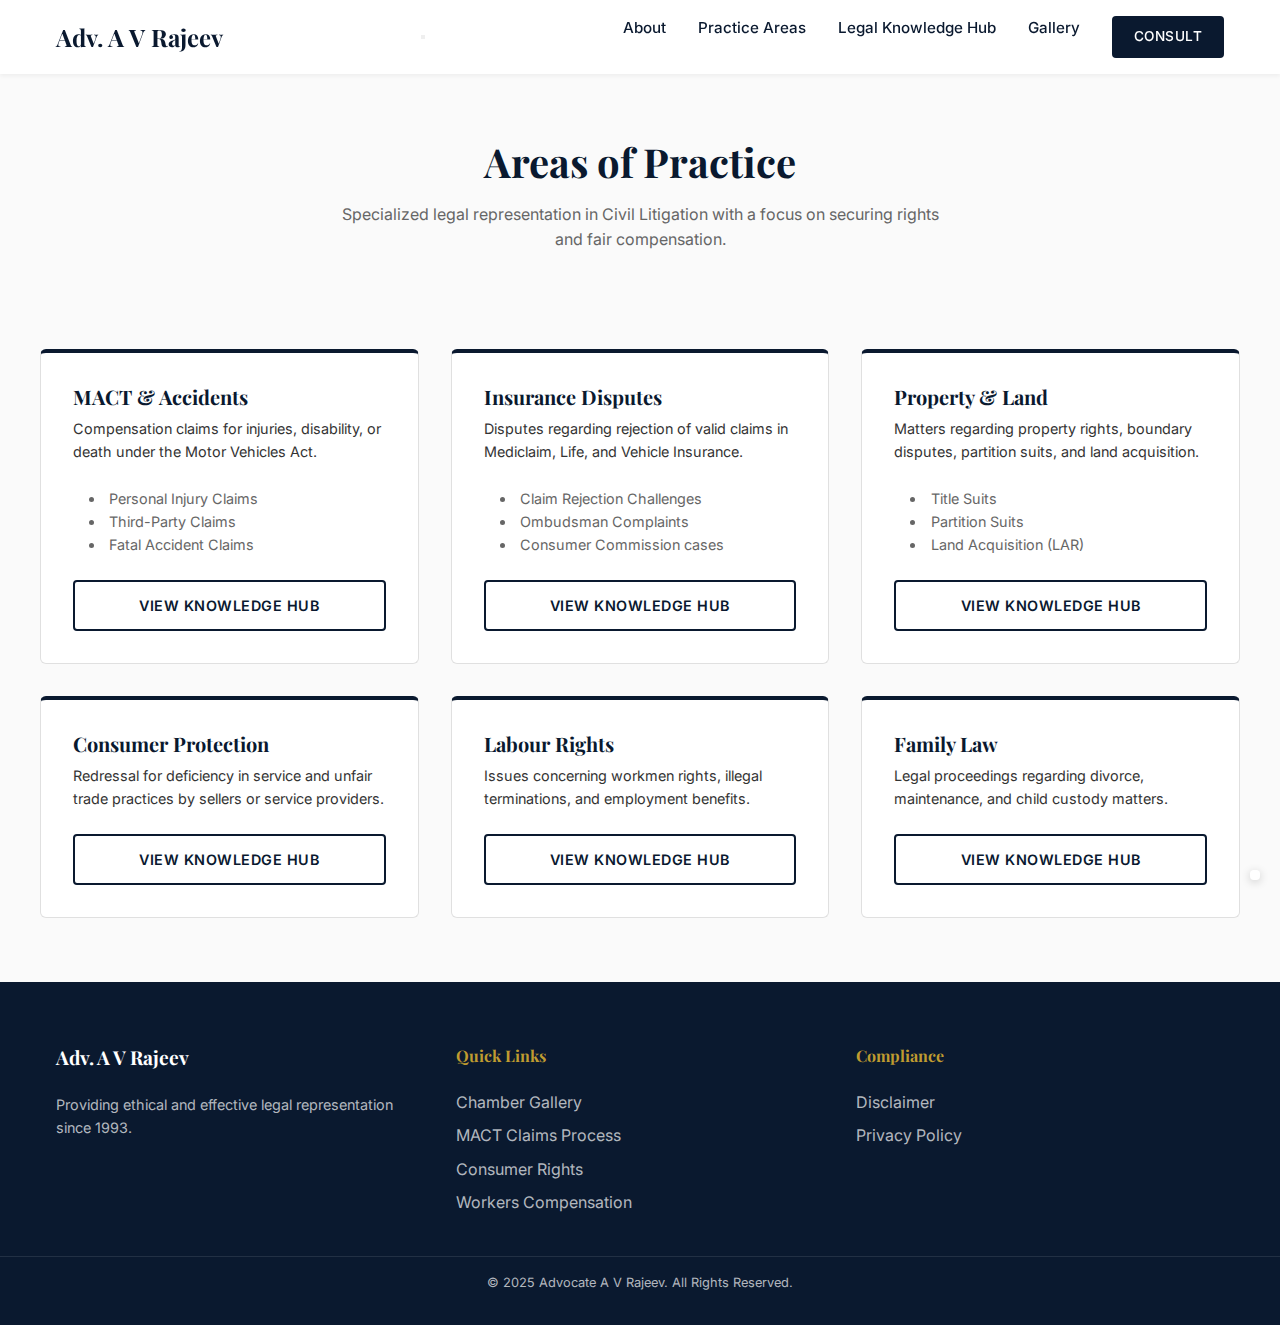
<file: practice-areas.html>
<!DOCTYPE html>
<html lang="en">

<head>
    <meta charset="UTF-8">
    <meta name="viewport" content="width=device-width, initial-scale=1.0">
    <title>Practice Areas | Advocate A V Rajeev</title>
    <link
        href="https://fonts.googleapis.com/css2?family=Inter:wght@400;500;600&family=Playfair+Display:wght@400;700&display=swap"
        rel="stylesheet">
    <link rel="stylesheet" href="css/style.css">
</head>

<body>

    <nav class="navbar">
        <div class="container nav-container">
            <a href="index.html" class="logo">Adv. A V Rajeev</a>
            <button class="nav-toggle" aria-label="Toggle navigation" onclick="toggleNav()">
                <span class="dot"></span>
                <span class="dot"></span>
                <span class="dot"></span>
            </button>
            <div class="nav-links">
                <a href="index.html#about">About</a>
                <a href="index.html#practice-areas">Practice Areas</a>
                <a href="practice-areas.html">Legal Knowledge Hub</a>
                <a href="gallery.html">Gallery</a>
                <a href="contact.html" class="btn btn-primary"
                    style="padding: 8px 20px; font-size: 0.85rem;">Consult</a>
            </div>
        </div>
    </nav>

    <header class="section" style="background: var(--color-bg-body); padding-bottom: 2rem;">
        <div class="container text-center">
            <h1 style="font-size: 2.5rem; margin-bottom: 1rem;">Areas of Practice</h1>
            <p style="color: var(--color-text-light); max-width: 600px; margin: 0 auto;">
                Specialized legal representation in Civil Litigation with a focus on securing rights and fair
                compensation.
            </p>
        </div>
    </header>

    <div class="container section">
        <div class="grid grid-3">

            <!-- MACT Section -->
            <div class="card" style="border-top: 4px solid var(--color-primary);">
                <h3 class="card-title">MACT & Accidents</h3>
                <p style="font-size: 0.9rem; margin-bottom: 1.5rem;">
                    Compensation claims for injuries, disability, or death under the Motor Vehicles Act.
                </p>
                <ul
                    style="font-size: 0.9rem; color: var(--color-text-light); margin-bottom: 1.5rem; padding-left: 1rem;">
                    <li>Personal Injury Claims</li>
                    <li>Third-Party Claims</li>
                    <li>Fatal Accident Claims</li>
                </ul>
                <a href="mact-rights.html" class="btn btn-outline" style="width: 100%; text-align: center;">View
                    Knowledge Hub</a>
            </div>

            <!-- Insurance Section -->
            <div class="card" style="border-top: 4px solid var(--color-primary);">
                <h3 class="card-title">Insurance Disputes</h3>
                <p style="font-size: 0.9rem; margin-bottom: 1.5rem;">
                    Disputes regarding rejection of valid claims in Mediclaim, Life, and Vehicle Insurance.
                </p>
                <ul
                    style="font-size: 0.9rem; color: var(--color-text-light); margin-bottom: 1.5rem; padding-left: 1rem;">
                    <li>Claim Rejection Challenges</li>
                    <li>Ombudsman Complaints</li>
                    <li>Consumer Commission cases</li>
                </ul>
                <a href="insurance-rights.html" class="btn btn-outline" style="width: 100%; text-align: center;">View
                    Knowledge Hub</a>
            </div>

            <!-- Land Section -->
            <div class="card" style="border-top: 4px solid var(--color-primary);">
                <h3 class="card-title">Property & Land</h3>
                <p style="font-size: 0.9rem; margin-bottom: 1.5rem;">
                    Matters regarding property rights, boundary disputes, partition suits, and land acquisition.
                </p>
                <ul
                    style="font-size: 0.9rem; color: var(--color-text-light); margin-bottom: 1.5rem; padding-left: 1rem;">
                    <li>Title Suits</li>
                    <li>Partition Suits</li>
                    <li>Land Acquisition (LAR)</li>
                </ul>
                <a href="land-rights.html" class="btn btn-outline" style="width: 100%; text-align: center;">View
                    Knowledge Hub</a>
            </div>

            <!-- Consumer Section -->
            <div class="card" style="border-top: 4px solid var(--color-primary);">
                <h3 class="card-title">Consumer Protection</h3>
                <p style="font-size: 0.9rem; margin-bottom: 1.5rem;">
                    Redressal for deficiency in service and unfair trade practices by sellers or service providers.
                </p>
                <a href="consumer-rights.html" class="btn btn-outline" style="width: 100%; text-align: center;">View
                    Knowledge Hub</a>
            </div>

            <!-- Labour Section -->
            <div class="card" style="border-top: 4px solid var(--color-primary);">
                <h3 class="card-title">Labour Rights</h3>
                <p style="font-size: 0.9rem; margin-bottom: 1.5rem;">
                    Issues concerning workmen rights, illegal terminations, and employment benefits.
                </p>
                <a href="labour-rights.html" class="btn btn-outline" style="width: 100%; text-align: center;">View
                    Knowledge Hub</a>
            </div>

            <!-- Family Section -->
            <div class="card" style="border-top: 4px solid var(--color-primary);">
                <h3 class="card-title">Family Law</h3>
                <p style="font-size: 0.9rem; margin-bottom: 1.5rem;">
                    Legal proceedings regarding divorce, maintenance, and child custody matters.
                </p>
                <a href="family-rights.html" class="btn btn-outline" style="width: 100%; text-align: center;">View
                    Knowledge Hub</a>
            </div>

        </div>
    </div>

    <footer class="footer">
        <div class="container grid grid-3">
            <div>
                <h3 style="color: #fff;">Adv. A V Rajeev</h3>
                <p style="font-size: 0.9rem;">Providing ethical and effective legal representation since 1993.</p>
            </div>
            <div>
                <h3 style="font-size: 1rem; color: var(--color-accent);">Quick Links</h3>
                <a href="gallery.html">Chamber Gallery</a>
                <a href="mact-rights.html">MACT Claims Process</a>
                <a href="consumer-rights.html">Consumer Rights</a>
                <a href="labour-rights.html">Workers Compensation</a>
            </div>
            <div>
                <h3 style="font-size: 1rem; color: var(--color-accent);">Compliance</h3>
                <a href="disclaimer.html">Disclaimer</a>
                <a href="disclaimer.html">Privacy Policy</a>
            </div>
        </div>
        <div class="text-center"
            style="margin-top: 2rem; font-size: 0.8rem; border-top: 1px solid rgba(255,255,255,0.1); padding-top: 1rem;">
            &copy; 2025 Advocate A V Rajeev. All Rights Reserved.
        </div>
    </footer>

    <script src="js/main.js"></script>
</body>

</html>
</file>
<file: css/style.css>
@import 'variables.css';
@import 'base.css';
@import 'layout.css';
@import 'components.css';
</file>
<file: style.css>
body {
  font-family: 'Roboto', sans-serif;
  margin: 0;
  padding: 0;
  line-height: 1.6;
  background-color: #ffffff;
  color: #1a1a1a;
}

a {
  text-decoration: none;
  color: inherit;
}

.container {
  max-width: 1100px;
  margin: 0 auto;
  padding: 0 1rem;
}

.section {
  padding: 4rem 1rem;
}

.hero-section {
  background-color: #152c4e;
  color: #ffffff;
  padding: 4rem 1rem;
}

.hero-container {
  display: flex;
  flex-wrap: wrap;
  justify-content: center;
  align-items: center;
  gap: 2rem;
  max-width: 1100px;
  margin: auto;
}

.hero-photo img {
  width: 180px;
  border-radius: 8px;
}

.hero-name h1 {
  font-size: 2rem;
  margin-bottom: 0.5rem;
}

.hero-right h2 {
  font-size: 1.25rem;
  margin-bottom: 0.5rem;
}

.yellow-btn,
.contact-buttons a.contact-btn {
  background-color: #f9b233;
  color: #0d1b2a;
  font-weight: bold;
  padding: 0.75rem 1.5rem;
  border-radius: 50px;
  display: inline-block;
  transition: background-color 0.3s ease, transform 0.3s ease;
  box-shadow: 0 4px 12px rgba(0, 0, 0, 0.15);
}

.yellow-btn:hover,
.contact-buttons a.contact-btn:hover {
  background-color: #e09f1f;
  transform: translateY(-2px);
}

nav {
  text-align: center;
  background-color: #f2f2f2;
  padding: 1rem 0;
}

nav a {
  margin: 0 1rem;
  font-weight: 600;
  color: #0d1b2a;
}

.tooltip {
  position: relative;
  cursor: help;
  border-bottom: 1px dotted #000;
}

.tooltiptext {
  visibility: hidden;
  width: 260px;
  background-color: #0d1b2a;
  color: #fff;
  text-align: center;
  padding: 0.5rem;
  border-radius: 6px;
  position: absolute;
  z-index: 1;
  top: 125%;
  left: 50%;
  margin-left: -130px;
  opacity: 0;
  transition: opacity 0.3s;
}

.tooltip:hover .tooltiptext {
  visibility: visible;
  opacity: 1;
}

.tiles-grid {
  display: grid;
  grid-template-columns: repeat(auto-fit, minmax(280px, 1fr));
  gap: 2rem;
}

.tile {
  background-color: #ffffff;
  padding: 1.5rem;
  border-radius: 10px;
  box-shadow: 0 4px 12px rgba(0,0,0,0.06);
  transition: transform 0.2s ease, box-shadow 0.2s ease;
}

.tile:hover {
  transform: translateY(-5px);
  box-shadow: 0 8px 20px rgba(0,0,0,0.15);
}

#about.section {
  background-color: #ffffff;
}

#contact.section {
  background-color: #152c4e;
  color: #ffffff;
}

#contact h2 {
  text-align: center;
  font-size: 2rem;
  margin-bottom: 1.5rem;
  color: #f9b233;
}

#contact p {
  font-size: 1rem;
  line-height: 1.6;
  margin-bottom: 1rem;
}

.contact-buttons {
  text-align: center;
  margin-top: 2rem;
}

footer {
  background-color: #f4f4f4;
  text-align: center;
  padding: 2rem 1rem;
  font-size: 0.9rem;
  color: #333;
}

/* KNOW YOUR RIGHTS PAGE DESIGN */

/* Consistent header bar for Know Your Rights pages */
.simple-header {
  background-color: #152c4e;
  color: #ffffff;
  padding: 2rem 1rem 1rem;
  text-align: center;
}

.simple-header h1 {
  font-size: 2rem;
  margin-bottom: 1rem;
}

.rights-nav {
  display: flex;
  flex-wrap: wrap;
  justify-content: center;
  background-color: #f9f9f9;
  padding: 0.75rem 1rem;
  gap: 1rem;
}

.rights-nav a {
  padding: 0.5rem 1.2rem;
  font-weight: bold;
  color: #152c4e;
  border-radius: 25px;
  background-color: transparent;
  border: 2px solid #152c4e;
  transition: background-color 0.3s, color 0.3s;
}

.rights-nav a:hover {
  background-color: #152c4e;
  color: #ffffff;
}

.rights-nav a.active {
  background-color: #f9b233;
  border-color: #f9b233;
  color: #152c4e;
  pointer-events: none;
}

/* Section container on Rights pages */
section.section {
  background-color: #fdfdfd;
  color: #1a1a1a;
  padding: 4rem 1.5rem;
}

section.section h2 {
  color: #152c4e;
  font-size: 1.75rem;
  margin-bottom: 1rem;
}

section.section h3 {
  color: #0d1b2a;
  margin-top: 2rem;
  font-size: 1.25rem;
}

section.section ul {
  margin-top: 0.5rem;
  margin-left: 1.5rem;
  padding-left: 0.5rem;
}

section.section ul li {
  margin-bottom: 0.75rem;
  line-height: 1.6;
}

section.section p {
  font-size: 1rem;
  line-height: 1.7;
  margin-bottom: 1.25rem;
}

/* Footer style reused */
footer a {
  color: #152c4e;
  text-decoration: underline;
}

.rights-nav {
  background-color: #f8f9fb;
  padding: 1rem 2rem;
  border-radius: 18px;
  display: flex;
  flex-wrap: wrap;
  justify-content: center;
  gap: 1rem;
  box-shadow: 0 2px 8px rgba(0, 0, 0, 0.06);
  margin: 1.5rem auto;
  max-width: 96%;
}

img {
  -webkit-user-drag: none;
  user-drag: none;
}

/* Mobile responsiveness for nav bar */
@media (max-width: 768px) {
  nav {
    display: flex;
    flex-direction: column;
    align-items: center;
    gap: 0.5rem;
  }

  nav a {
    display: block;
    width: 100%;
    text-align: center;
    padding: 0.5rem 0;
  }
}
</file>
